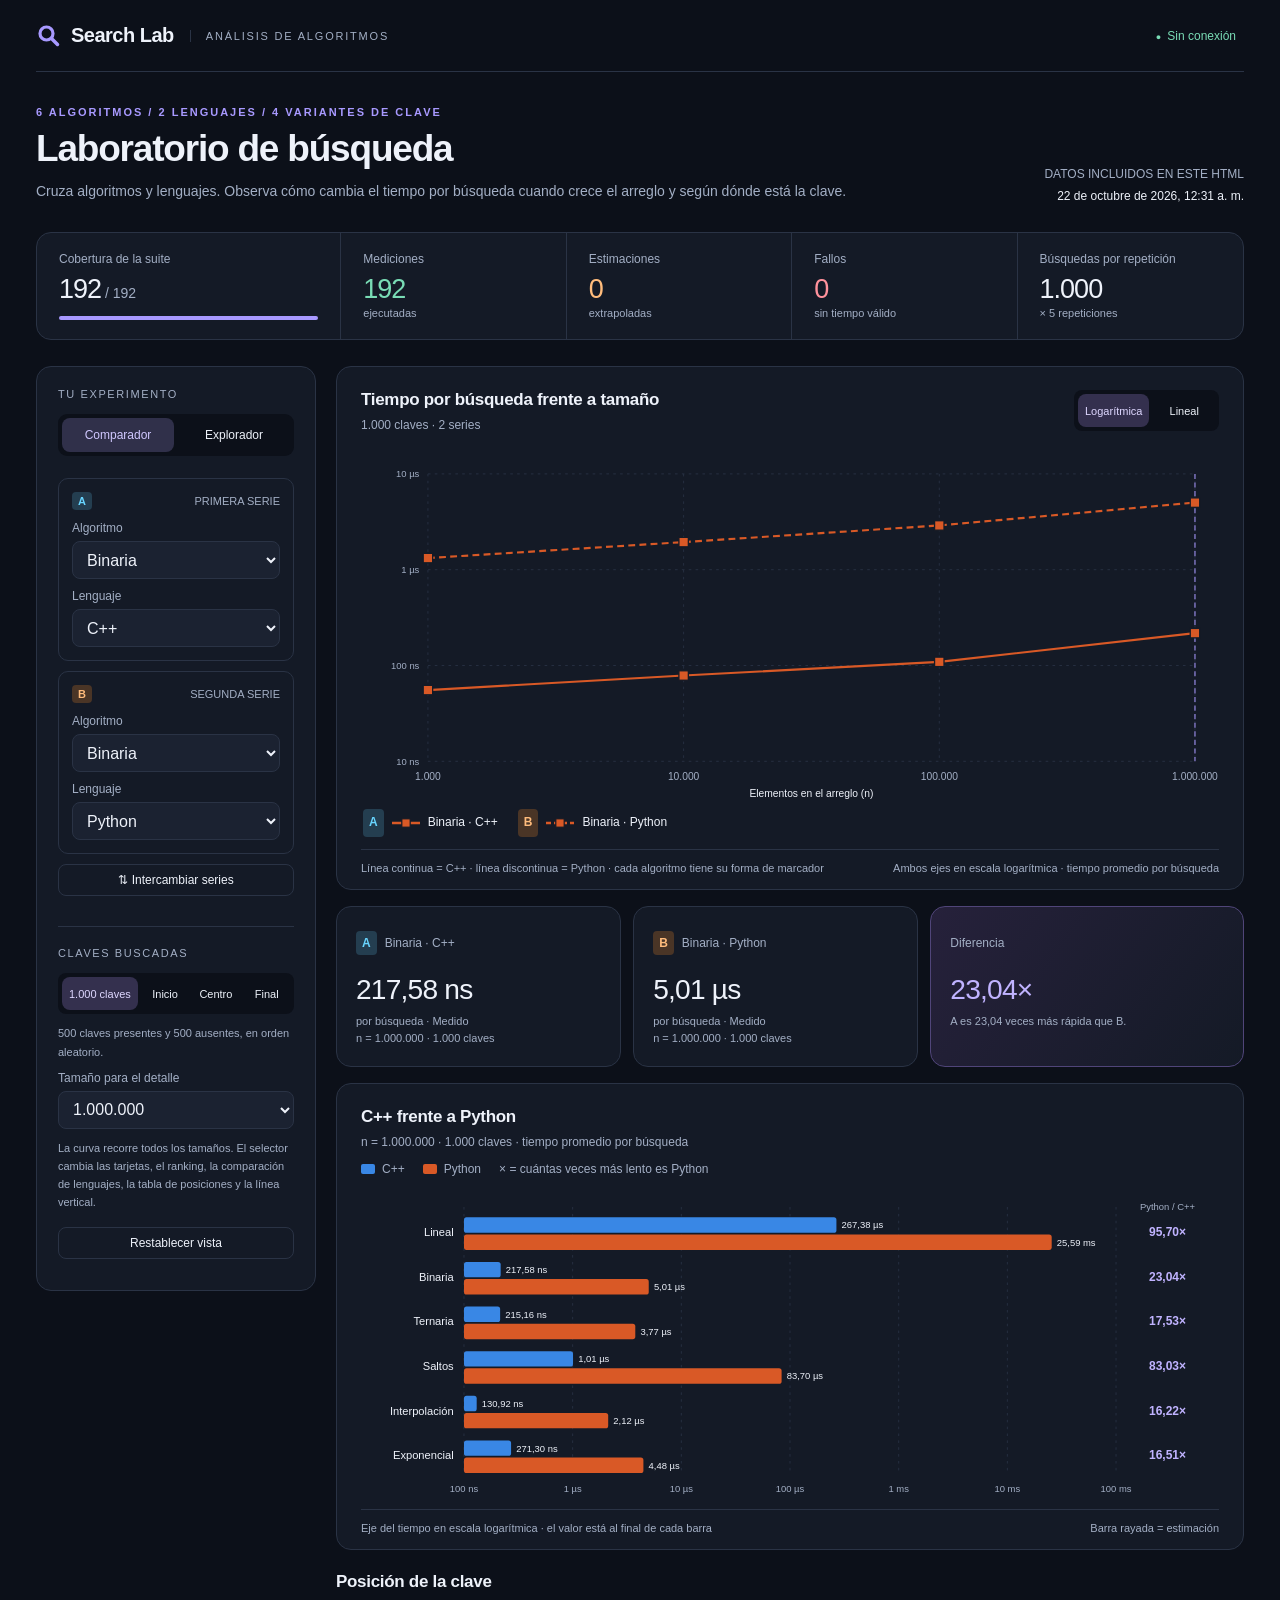
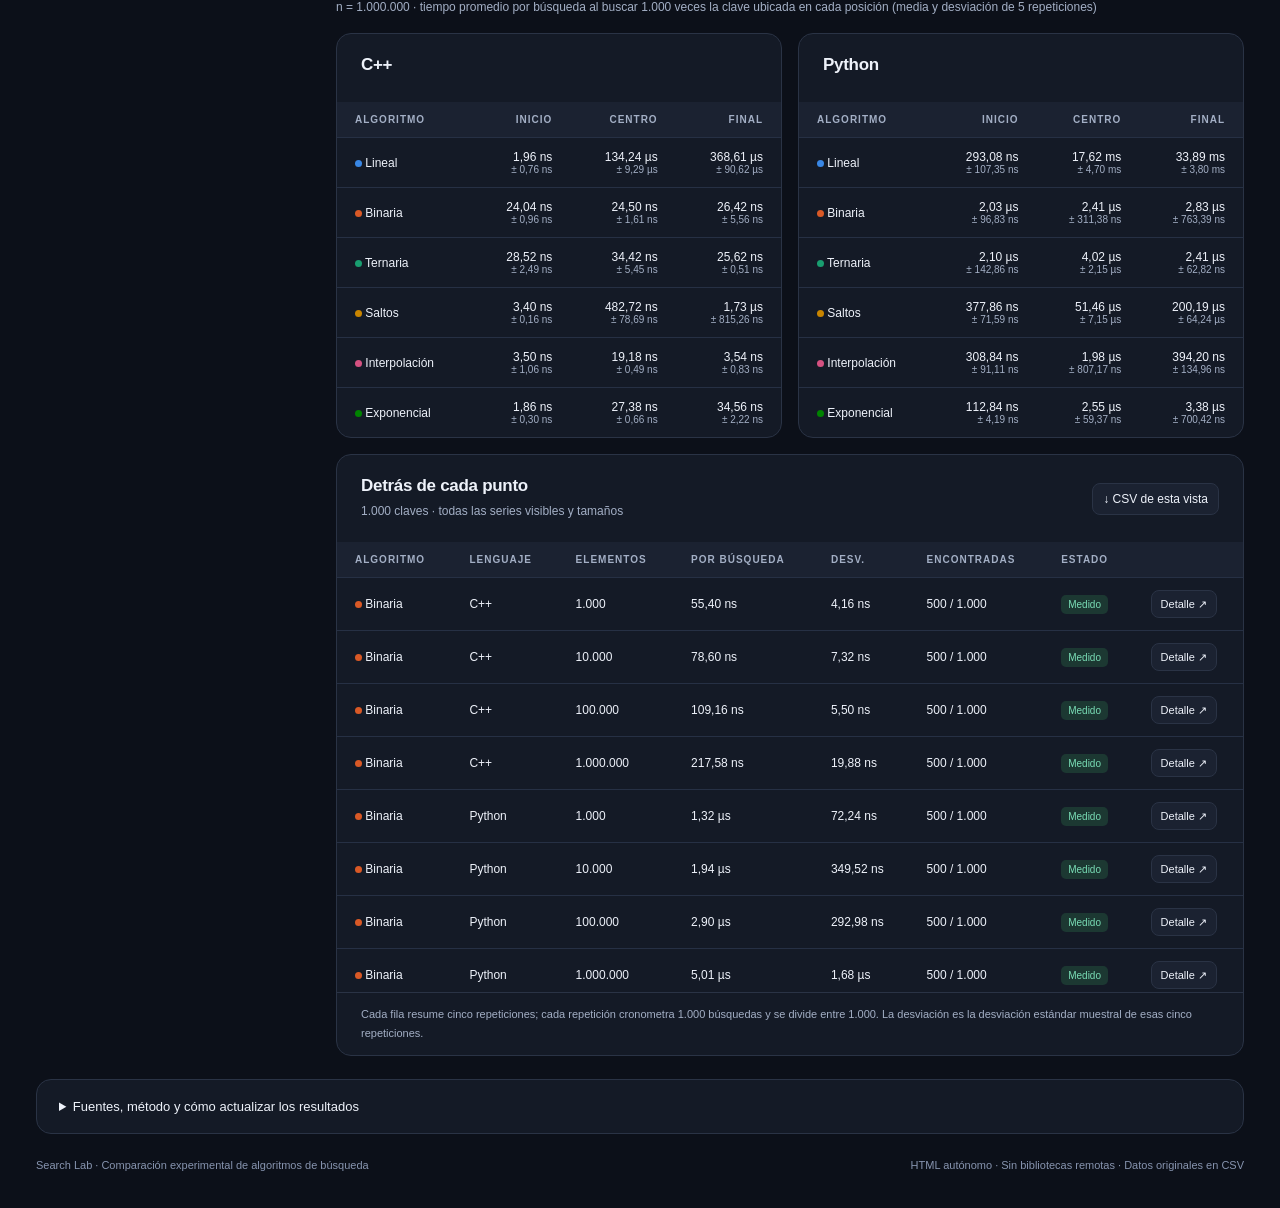
<file: busqueda/index.html>
<!DOCTYPE html>
<html lang="es">
<head>
<meta charset="utf-8">
<meta name="viewport" content="width=device-width,initial-scale=1">
<meta name="color-scheme" content="dark">
<title>Search Lab · Laboratorio de búsqueda</title>
<style>
:root{--bg:#0c1019;--panel:#141a26;--raised:#1b2231;--border:#2a3345;--text:#eef2fa;--muted:#a3afc5;--accent:#a899ff;--blue:#68d5ff;--orange:#ffbc7c;--green:#79dcb5;--red:#ff929c;--radius:15px;font-family:Inter,Segoe UI,Arial,sans-serif;color:var(--text);background:var(--bg)}
*{box-sizing:border-box}body{margin:0}button,select,input{font:inherit}button,select{color:var(--text);background:var(--raised);border:1px solid var(--border);border-radius:8px;min-height:38px}button{padding:8px 13px;cursor:pointer}button:hover{background:#293249}button:disabled{opacity:.5;cursor:default}button:focus-visible,select:focus-visible,input:focus-visible,summary:focus-visible,a:focus-visible{outline:3px solid var(--blue);outline-offset:3px}button.primary{background:var(--accent);color:#171129;border-color:var(--accent);font-weight:650}button.small{font-size:12px;min-height:32px;padding:6px 10px}select{padding:8px 30px 8px 10px;width:100%}label{cursor:pointer}.shell{max-width:1540px;margin:auto;padding:0 36px 34px}.topbar{display:flex;align-items:center;justify-content:space-between;gap:18px;padding:23px 0;border-bottom:1px solid var(--border)}.brand{font-weight:750;letter-spacing:-.5px;font-size:20px;display:flex;align-items:center;gap:10px}.brand svg{color:var(--accent)}.brand small{font-size:11px;letter-spacing:1.8px;color:var(--muted);font-weight:500;border-left:1px solid var(--border);padding-left:15px;margin-left:6px}.actions,.row,.segments,.chart-actions{display:flex;align-items:center;gap:8px;flex-wrap:wrap}.offline{color:var(--green);font-size:12px;margin-right:8px}.offline:before{content:'●';font-size:9px;margin-right:6px}.intro{display:flex;justify-content:space-between;gap:24px;padding:34px 0 25px;align-items:flex-end}.eyebrow{font-size:11px;text-transform:uppercase;letter-spacing:2px;color:var(--accent);font-weight:650}h1{font-size:clamp(25px,3vw,37px);letter-spacing:-1.2px;margin:10px 0 10px;font-weight:650}p{color:var(--muted);line-height:1.6;margin:5px 0}.intro p{font-size:14px}.stamp{font-size:12px;text-align:right;color:var(--muted);line-height:1.8;flex-shrink:0}.stamp strong{color:var(--text);font-weight:500}.coverage{display:grid;grid-template-columns:1.35fr repeat(4,1fr);border:1px solid var(--border);border-radius:var(--radius);background:var(--panel);margin-bottom:26px;overflow:hidden}.metric{padding:19px 22px;border-right:1px solid var(--border)}.metric:last-child{border:0}.metric-label{color:var(--muted);font-size:12px}.metric-value{font-size:27px;margin:8px 0 2px;font-variant-numeric:tabular-nums;letter-spacing:-1px}.metric-value small{font-size:14px;color:var(--muted);letter-spacing:0}.progress{height:4px;background:#30394b;border-radius:5px;margin-top:11px;overflow:hidden}.progress span{display:block;height:100%;background:var(--accent)}.metric-note{color:var(--muted);font-size:11px}.green{color:var(--green)}.orange{color:var(--orange)}.red{color:var(--red)}.workspace{display:grid;grid-template-columns:280px minmax(0,1fr);gap:20px;align-items:start}.panel{background:var(--panel);border:1px solid var(--border);border-radius:var(--radius)}.controls{padding:21px}.section-label{font-size:11px;color:var(--muted);letter-spacing:1.6px;text-transform:uppercase;margin:0 0 14px}.tabs{display:flex;background:var(--bg);padding:4px;border-radius:9px;gap:4px;margin-bottom:22px}.tabs button{flex:1;border:0;background:none;font-size:12px;padding:7px;min-height:34px}.tabs button[aria-selected=true]{background:#30304a;color:#d0c8ff}.series-control{border:1px solid var(--border);border-radius:10px;padding:13px;margin-bottom:10px}.series-heading{display:flex;align-items:center;justify-content:space-between;color:var(--muted);font-size:11px;margin-bottom:11px}.series-tag{background:#243e50;color:var(--blue);border-radius:4px;padding:3px 6px;font-weight:700}.series-tag.b{background:#4a3526;color:var(--orange)}.field{display:block;color:var(--muted);font-size:12px;margin:10px 0 6px}.swap{width:100%;font-size:12px;background:transparent;min-height:30px;margin:0 0 10px}.divider{height:1px;background:var(--border);margin:20px 0}.segments{gap:4px;background:var(--bg);border-radius:8px;padding:4px;flex-wrap:nowrap}.segments button{flex:1;font-size:11px;min-height:33px;padding:6px 7px;background:transparent;border:0;white-space:nowrap}.segments button[aria-pressed=true]{background:#34304e;color:#ded7ff}.check{display:flex;gap:9px;align-items:flex-start;font-size:12px;line-height:1.5;color:var(--muted);margin:15px 0}.check input{accent-color:var(--accent);margin:3px 0 0}.hint{font-size:11px;color:var(--muted);line-height:1.65;margin:10px 0 0}.check-grid label{display:flex;gap:9px;align-items:center;font-size:12px;padding:7px 0}.check-grid input{accent-color:var(--accent)}.main{min-width:0}.chart-panel{padding:23px 24px 15px}.chart-header{display:flex;justify-content:space-between;align-items:flex-start;gap:14px}h2{font-size:17px;font-weight:600;letter-spacing:-.3px;margin:0 0 6px}.subline{font-size:12px;color:var(--muted);line-height:1.6}.chart-actions{justify-content:flex-end}.chart-actions .segments{width:145px}.chart-wrap{position:relative;margin-top:19px}.chart-wrap svg{display:block;width:100%;height:auto;min-height:250px;overflow:visible}.chart-wrap svg text{font-family:Segoe UI,Arial,sans-serif}.legend{display:flex;gap:8px 20px;flex-wrap:wrap;font-size:12px;line-height:1.8;padding:7px 2px 12px;min-height:38px}.legend-item{display:flex;align-items:center;gap:7px}.legend-key{width:20px;border-top:3px solid var(--series-color)}.legend-key.py{border-top-style:dashed}.chart-footer{border-top:1px solid var(--border);padding:12px 0 0;color:var(--muted);font-size:11px;display:flex;justify-content:space-between;gap:8px;flex-wrap:wrap}.tooltip{position:absolute;z-index:3;pointer-events:none;max-width:270px;padding:12px 14px;background:#070b12;border:1px solid #54617c;border-radius:9px;font-size:12px;box-shadow:0 10px 35px #0007;line-height:1.8}.tooltip strong{display:block}.comparison{display:grid;grid-template-columns:1fr 1fr 1.1fr;gap:12px;margin:16px 0}.result-card{padding:18px 19px;min-width:0}.result-card .name{font-size:12px;color:var(--muted);display:flex;align-items:center;gap:8px;line-height:1.5;min-height:36px}.result-time{font-size:clamp(20px,2.2vw,29px);letter-spacing:-.8px;margin:13px 0 7px;font-variant-numeric:tabular-nums;overflow-wrap:anywhere}.status-label{font-size:11px;line-height:1.6;color:var(--muted)}.ratio{border-color:#504579;background:linear-gradient(125deg,#26213b,var(--panel))}.ratio .result-time{color:#c0b3ff}.ranking{margin:16px 0;padding:20px}.rank-row{display:grid;grid-template-columns:190px 1fr 100px;gap:14px;align-items:center;font-size:12px;margin-top:13px}.rank-track{height:9px;border-radius:4px;background:#273044;overflow:hidden}.rank-fill{height:100%;border-radius:4px;background:var(--series-color)}.rank-time{text-align:right;font-variant-numeric:tabular-nums}.table-panel{margin-top:16px;overflow:hidden}.table-header{display:flex;justify-content:space-between;gap:15px;align-items:center;padding:21px 24px}.table-scroll{overflow:auto;max-height:450px}table{border-collapse:collapse;width:100%;white-space:nowrap;font-size:12px}th{position:sticky;top:0;text-align:left;font-size:10px;letter-spacing:1px;text-transform:uppercase;color:var(--muted);background:#1b2231;font-weight:550;padding:12px 18px}td{padding:12px 18px;border-top:1px solid #263044;font-variant-numeric:tabular-nums}tbody tr:hover{background:#1c2535}.badge{padding:4px 7px;font-size:10px;border-radius:5px;display:inline-block;background:#253145;color:var(--muted)}.badge.measured{color:var(--green);background:#1c3832}.badge.estimated{color:var(--orange);background:#3c3024}.badge.failed{color:var(--red);background:#402731}.details-button{min-height:28px;padding:4px 9px;font-size:11px}.footnote{font-size:11px;color:var(--muted);padding:12px 24px;border-top:1px solid var(--border);line-height:1.7}.notes{margin-top:23px;padding:19px 22px}.notes summary{cursor:pointer;font-size:13px}.notes-grid{display:grid;grid-template-columns:1fr 1fr;gap:30px;margin-top:18px}.notes h3{font-size:12px;font-weight:600;margin:12px 0 5px}.notes p,.notes li{font-size:12px;color:var(--muted);line-height:1.75}.notes ul{padding-left:18px}.notes code{color:#d0c8ff;overflow-wrap:anywhere}.source-line{font-size:11px;line-height:1.8;color:var(--muted);margin-top:7px}.notice{margin-bottom:18px;padding:12px 15px;border:1px solid #4d405d;border-radius:9px;color:#d6c6e8;background:#241e31;font-size:12px;line-height:1.7}.notice.error{border-color:#79404a;color:#ffbec5;background:#34202a}.sr-only{position:absolute;width:1px;height:1px;padding:0;margin:-1px;overflow:hidden;clip:rect(0,0,0,0);white-space:nowrap;border:0}[hidden]{display:none!important}dialog{color:var(--text);background:var(--panel);border:1px solid #4f5c78;border-radius:15px;padding:25px;max-width:620px;width:calc(100% - 30px);max-height:85vh;overflow:auto}dialog::backdrop{background:#000b;backdrop-filter:blur(3px)}dialog .close{float:right;margin:-7px -7px 10px 15px}dialog h3{font-size:14px;margin:22px 0 8px}dialog p{font-size:13px}dialog dl{display:grid;grid-template-columns:130px 1fr;gap:9px;font-size:12px;line-height:1.6}dialog dt{color:var(--muted)}dialog dd{margin:0;overflow-wrap:anywhere}.empty-chart{color:var(--muted);font-size:14px}.page-footer{display:flex;justify-content:space-between;color:#8794af;font-size:11px;gap:15px;margin-top:22px;line-height:1.7}.series-dot{width:7px;height:7px;background:var(--series-color);border-radius:50%;display:inline-block;flex-shrink:0}
@media(min-width:1600px){.shell{padding-left:48px;padding-right:48px}}@media(max-width:1050px){.shell{padding-left:20px;padding-right:20px}.workspace{grid-template-columns:245px minmax(0,1fr);gap:14px}.controls{padding:16px}.chart-panel{padding:19px 17px 15px}.chart-header{flex-wrap:wrap}.metric{padding:17px}.comparison{grid-template-columns:1fr 1fr}.ratio{grid-column:1/-1}.rank-row{grid-template-columns:160px 1fr 85px}.brand small{display:none}}@media(max-width:740px){.shell{padding:0 14px 24px}.topbar{padding:17px 0;align-items:flex-start}.brand{font-size:18px}.offline{display:none}.actions{justify-content:flex-end}.actions button{font-size:11px;padding:6px 9px;min-height:33px}.intro{padding:26px 0 20px;display:block}.intro p{font-size:13px}.stamp{text-align:left;margin-top:13px;font-size:11px}.coverage{grid-template-columns:repeat(4,1fr);margin-bottom:16px}.metric:first-child{grid-column:1/-1;border-right:0;border-bottom:1px solid var(--border);padding:13px 16px}.metric:first-child .metric-value{font-size:22px;display:inline-block;margin:0 0 0 10px}.metric:first-child .metric-label{display:inline}.progress{margin-top:8px}.metric{padding:13px 8px}.metric-label{font-size:10px}.metric-value{font-size:23px}.metric-note{font-size:10px}.workspace{display:block}.controls{margin-bottom:15px}.selection-pair{display:grid;grid-template-columns:1fr 1fr;gap:10px}.series-control{margin-bottom:0}.swap{margin:10px 0 0}.controls .divider{margin:16px 0}.controls .field{margin-top:9px}.chart-panel{padding:17px 12px 13px}.chart-wrap svg{min-height:215px}.chart-header{gap:10px}h2{font-size:16px}.chart-actions .segments{width:140px}.chart-footer{font-size:10px}.comparison{gap:9px;margin-top:11px}.result-card{padding:14px 13px}.result-card .name{font-size:11px}.result-time{font-size:23px}.table-header{padding:17px 14px}.table-header button{font-size:11px}td,th{padding:11px 13px}.notes{padding:17px}.notes-grid{display:block}.rank-row{grid-template-columns:125px 1fr 75px;gap:8px;font-size:10px}.page-footer{display:block}.page-footer span{display:block;margin:4px 0}.legend{font-size:11px;gap:5px 12px}.check-grid{display:grid;grid-template-columns:1fr 1fr}.notice{font-size:11px}}@media(prefers-reduced-motion:no-preference){button{transition:background .15s}.rank-fill{transition:width .2s}}@media print{.controls,.actions,.chart-actions,.details-button,.notes,.page-footer,.table-header button{display:none!important}.workspace{display:block}.shell{padding:10px}.panel,.coverage{break-inside:avoid}.table-scroll{max-height:none;overflow:visible}body{-webkit-print-color-adjust:exact;print-color-adjust:exact}.intro{padding-top:15px}.comparison{grid-template-columns:1fr 1fr 1.1fr}.ratio{grid-column:auto}}
.metric-value.plain{color:var(--text)}
.legend-swatch{display:inline-block;width:30px;height:14px;vertical-align:middle}
.pos-grid{display:grid;grid-template-columns:1fr 1fr;gap:16px;margin-top:16px}
.pos-grid .table-panel{margin-top:0}
.pos-grid td.num{text-align:right}
.pos-grid th.num{text-align:right}
.cell-sd{display:block;color:var(--muted);font-size:10px}
.lang-panel{margin-top:16px;padding:23px 24px 15px}
.lang-legend{display:flex;gap:18px;font-size:12px;color:var(--muted);margin-top:10px}
.lang-legend span{display:flex;align-items:center;gap:7px}
.lang-legend i{display:inline-block;width:14px;height:10px;border-radius:2px}
dialog table{font-size:12px;margin-top:8px}
dialog td,dialog th{padding:8px 12px}
@media(max-width:1050px){.pos-grid{grid-template-columns:1fr}}
@media(max-width:740px){.lang-panel{padding:17px 12px 13px}}
</style>
</head>
<body>
<div class="shell">
 <header class="topbar"><div class="brand"><svg width="25" height="25" viewBox="0 0 25 25" fill="none" aria-hidden="true"><circle cx="10.5" cy="10.5" r="6.5" stroke="currentColor" stroke-width="3.2"/><path d="M15.5 15.5L21.5 21.5" stroke="currentColor" stroke-width="3.5" stroke-linecap="round"/></svg>Search Lab <small>ANÁLISIS DE ALGORITMOS</small></div><div class="actions"><span class="offline">Sin conexión</span></div></header>
 <section class="intro"><div><div class="eyebrow">6 algoritmos / 2 lenguajes / 4 variantes de clave</div><h1>Laboratorio de búsqueda</h1><p>Cruza algoritmos y lenguajes. Observa cómo cambia el tiempo por búsqueda cuando crece el arreglo y según dónde está la clave.</p></div><div class="stamp">DATOS INCLUIDOS EN ESTE HTML<br><strong id="snapshotDate"></strong></div></section>
 <div id="message" class="notice" role="status" aria-live="polite" hidden></div>
 <section class="coverage" aria-label="Cobertura de resultados">
  <div class="metric"><div class="metric-label">Cobertura de la suite</div><div class="metric-value"><span id="totalCount">0</span><small> / <span id="expectedCount">192</span></small></div><div class="progress"><span id="coverageBar"></span></div></div>
  <div class="metric"><div class="metric-label">Mediciones</div><div id="measuredCount" class="metric-value green">0</div><div class="metric-note">ejecutadas</div></div>
  <div class="metric"><div class="metric-label">Estimaciones</div><div id="estimatedCount" class="metric-value orange">0</div><div class="metric-note">extrapoladas</div></div>
  <div class="metric"><div class="metric-label">Fallos</div><div id="failedCount" class="metric-value red">0</div><div class="metric-note">sin tiempo válido</div></div>
  <div class="metric"><div class="metric-label">Búsquedas por repetición</div><div class="metric-value plain">1.000</div><div class="metric-note">× 5 repeticiones</div></div>
 </section>
 <main class="workspace">
 <aside class="panel controls" aria-label="Controles de comparación">
  <div class="section-label">Tu experimento</div>
  <div class="tabs" role="tablist" aria-label="Modo de visualización"><button id="compareTab" role="tab" aria-selected="true">Comparador</button><button id="exploreTab" role="tab" aria-selected="false">Explorador</button></div>
  <div id="compareControls">
   <div class="selection-pair">
   <div class="series-control"><div class="series-heading"><span class="series-tag">A</span><span>PRIMERA SERIE</span></div><label class="field" for="algorithmA">Algoritmo</label><select id="algorithmA"></select><label class="field" for="languageA">Lenguaje</label><select id="languageA"><option value="cpp">C++</option><option value="py">Python</option></select></div>
   <div class="series-control"><div class="series-heading"><span class="series-tag b">B</span><span>SEGUNDA SERIE</span></div><label class="field" for="algorithmB">Algoritmo</label><select id="algorithmB"></select><label class="field" for="languageB">Lenguaje</label><select id="languageB"><option value="cpp">C++</option><option value="py">Python</option></select></div>
   </div><button id="swapButton" class="swap">⇅ Intercambiar series</button>
  </div>
  <div id="exploreControls" hidden><p class="hint">Selecciona las curvas que quieres cruzar.</p><div id="algorithmChecks" class="check-grid"></div><div class="divider"></div><div class="check-grid"><label><input type="checkbox" name="exploreLanguage" value="cpp" checked>C++</label><label><input type="checkbox" name="exploreLanguage" value="py" checked>Python</label></div></div>
  <div class="divider"></div><div class="section-label">Claves buscadas</div>
  <div class="segments" id="variantControls" aria-label="Variante de claves"><button data-variant="keys" aria-pressed="true">1.000 claves</button><button data-variant="start" aria-pressed="false">Inicio</button><button data-variant="center" aria-pressed="false">Centro</button><button data-variant="end" aria-pressed="false">Final</button></div>
  <p class="hint" id="variantHint"></p>
  <label class="field" for="detailSize">Tamaño para el detalle</label><select id="detailSize"></select>
  <p class="hint">La curva recorre todos los tamaños. El selector cambia las tarjetas, el ranking, la comparación de lenguajes, la tabla de posiciones y la línea vertical.</p>
  <button id="resetButton" class="swap" style="margin-top:16px">Restablecer vista</button>
 </aside>
 <div class="main">
  <section class="panel chart-panel" aria-labelledby="chartTitle">
   <div class="chart-header"><div><h2 id="chartTitle">Tiempo por búsqueda frente a tamaño</h2><div id="chartSubtitle" class="subline"></div></div><div class="chart-actions"><div class="segments" aria-label="Escala del tiempo"><button id="logScale" aria-pressed="true">Logarítmica</button><button id="linearScale" aria-pressed="false">Lineal</button></div></div></div>
   <div id="chartWrap" class="chart-wrap"><svg id="growthChart" viewBox="0 0 1000 405" role="img" aria-label="Gráfica de tiempo por búsqueda frente al tamaño del arreglo"></svg><div id="tooltip" class="tooltip" role="status" hidden></div></div>
   <div id="legend" class="legend" aria-label="Series mostradas"></div>
   <div class="chart-footer"><span>Línea continua = C++ · línea discontinua = Python · cada algoritmo tiene su forma de marcador</span><span>Ambos ejes en escala logarítmica · tiempo promedio por búsqueda</span></div>
  </section>
  <section id="comparisonCards" class="comparison" aria-label="Comparación para el tamaño seleccionado"></section>
  <section id="rankingPanel" class="panel ranking" hidden><h2 id="rankingTitle">Ranking por tiempo</h2><div class="subline">Las barras representan tiempo en escala lineal.</div><div id="rankingRows"></div></section>
  <section class="panel lang-panel" aria-labelledby="langTitle">
   <h2 id="langTitle">C++ frente a Python</h2><div id="langSubtitle" class="subline"></div>
   <div class="lang-legend"><span><i style="background:#3987E5"></i>C++</span><span><i style="background:#D95926"></i>Python</span><span>× = cuántas veces más lento es Python</span></div>
   <div class="chart-wrap"><svg id="langChart" viewBox="0 0 1000 380" role="img" aria-label="Comparación de C++ y Python por algoritmo"></svg></div>
   <div class="chart-footer"><span>Eje del tiempo en escala logarítmica · el valor está al final de cada barra</span><span>Barra rayada = estimación</span></div>
  </section>
  <section aria-labelledby="posTitle" style="margin-top:22px"><h2 id="posTitle">Posición de la clave</h2><div id="posSubtitle" class="subline"></div>
   <div class="pos-grid" id="positionTables"></div>
  </section>
  <section class="panel table-panel" aria-labelledby="tableTitle"><div class="table-header"><div><h2 id="tableTitle">Detrás de cada punto</h2><div id="tableSubtitle" class="subline"></div></div><button id="csvButton" class="small">↓ CSV de esta vista</button></div><div class="table-scroll"><table><thead><tr><th>Algoritmo</th><th>Lenguaje</th><th>Elementos</th><th>Por búsqueda</th><th>Desv.</th><th>Encontradas</th><th>Estado</th><th><span class="sr-only">Detalle</span></th></tr></thead><tbody id="resultRows"></tbody></table></div><div class="footnote">Cada fila resume cinco repeticiones; cada repetición cronometra 1.000 búsquedas y se divide entre 1.000. La desviación es la desviación estándar muestral de esas cinco repeticiones.</div></section>
 </div>
 </main>
 <details class="panel notes"><summary>Fuentes, método y cómo actualizar los resultados</summary><div class="notes-grid"><div><h3>Qué se está comparando</h3><p>Seis algoritmos de búsqueda (Lineal, Binaria, Ternaria, por Saltos, por Interpolación y Exponencial) implementados igual en C++ y Python, sobre los arreglos ascendentes del Punto 1 (1.000 a 1.000.000 de enteros de 8 dígitos).</p><p><strong>1.000 claves:</strong> 500 presentes y 500 ausentes, en orden aleatorio, generadas una sola vez (<code>keys_&lt;n&gt;.txt</code>). <strong>Inicio, Centro y Final:</strong> la clave del índice 0, n/2 o n − 1 buscada 1.000 veces (<code>position_keys_&lt;n&gt;.txt</code>).</p><h3>Medición</h3><p>Cada repetición corre en un proceso nuevo. Se cronometran las 1.000 búsquedas (<code>steady_clock</code> en C++, <code>perf_counter_ns</code> en Python); la lectura de archivos y la verificación de cada resultado quedan fuera del tiempo. Una razón de tiempos describe estas implementaciones en este equipo; no demuestra un factor fijo entre lenguajes.</p></div><div><h3>Actualizar</h3><p>Desde la carpeta del proyecto: <code>python scripts/runSearchBenchmarks.py --language all</code> y después <code>python scripts/buildSearchDashboard.py</code>. Este HTML es una instantánea de <code>results/search_results_cpp.csv</code> y <code>results/search_results_py.csv</code>.</p><h3>Archivos incluidos</h3><div id="sources"></div><p>El análisis completo está en <code>INFORME_PUNTO_2.md</code>.</p></div></div></details>
 <footer class="page-footer"><span>Search Lab · Comparación experimental de algoritmos de búsqueda</span><span>HTML autónomo · Sin bibliotecas remotas · Datos originales en CSV</span></footer>
</div>
<dialog id="detailDialog" aria-labelledby="detailTitle"><button class="close small" id="closeDialog">Cerrar</button><h2 id="detailTitle"></h2><div id="detailBody"></div></dialog>
<script>
const DATA = {"generated": "2026-10-22T00:31:08+00:00", "algorithms": ["LinearSearch", "BinarySearch", "TernarySearch", "JumpSearch", "InterpolationSearch", "ExponentialSearch"], "variants": ["keys", "start", "center", "end"], "sizes": [1000, 10000, 100000, 1000000], "rows": [{"algorithm": "LinearSearch", "language": "cpp", "variant": "keys", "n": 1000, "average_ns": 202.1, "stdDev_ns": 2.894, "repetitions_ns": [203.3, 206.6, 200.2, 199.5, 200.9], "found": 500, "status": "measured", "method": "five_executions", "error": ""}, {"algorithm": "LinearSearch", "language": "cpp", "variant": "keys", "n": 10000, "average_ns": 1876.64, "stdDev_ns": 85.263, "repetitions_ns": [1839.7, 1828.9, 1810.6, 1882.3, 2021.7], "found": 500, "status": "measured", "method": "five_executions", "error": ""}, {"algorithm": "LinearSearch", "language": "cpp", "variant": "keys", "n": 100000, "average_ns": 21178.74, "stdDev_ns": 1729.49, "repetitions_ns": [18589.1, 23362.4, 21800.9, 20871.3, 21270.0], "found": 500, "status": "measured", "method": "five_executions", "error": ""}, {"algorithm": "LinearSearch", "language": "cpp", "variant": "keys", "n": 1000000, "average_ns": 267380.16, "stdDev_ns": 52999.159, "repetitions_ns": [264832.3, 225573.6, 352708.8, 272978.9, 220807.2], "found": 500, "status": "measured", "method": "five_executions", "error": ""}, {"algorithm": "LinearSearch", "language": "cpp", "variant": "start", "n": 1000, "average_ns": 2.08, "stdDev_ns": 0.572, "repetitions_ns": [2.8, 1.5, 1.5, 2.2, 2.4], "found": 1000, "status": "measured", "method": "five_executions", "error": ""}, {"algorithm": "LinearSearch", "language": "cpp", "variant": "start", "n": 10000, "average_ns": 1.66, "stdDev_ns": 0.358, "repetitions_ns": [1.5, 1.5, 2.3, 1.5, 1.5], "found": 1000, "status": "measured", "method": "five_executions", "error": ""}, {"algorithm": "LinearSearch", "language": "cpp", "variant": "start", "n": 100000, "average_ns": 1.52, "stdDev_ns": 0.11, "repetitions_ns": [1.5, 1.5, 1.5, 1.7, 1.4], "found": 1000, "status": "measured", "method": "five_executions", "error": ""}, {"algorithm": "LinearSearch", "language": "cpp", "variant": "start", "n": 1000000, "average_ns": 1.96, "stdDev_ns": 0.757, "repetitions_ns": [1.5, 1.8, 1.6, 1.6, 3.3], "found": 1000, "status": "measured", "method": "five_executions", "error": ""}, {"algorithm": "LinearSearch", "language": "cpp", "variant": "center", "n": 1000, "average_ns": 147.5, "stdDev_ns": 6.048, "repetitions_ns": [147.7, 142.9, 157.6, 142.8, 146.5], "found": 1000, "status": "measured", "method": "five_executions", "error": ""}, {"algorithm": "LinearSearch", "language": "cpp", "variant": "center", "n": 10000, "average_ns": 1337.52, "stdDev_ns": 56.383, "repetitions_ns": [1336.7, 1342.2, 1418.1, 1331.6, 1259.0], "found": 1000, "status": "measured", "method": "five_executions", "error": ""}, {"algorithm": "LinearSearch", "language": "cpp", "variant": "center", "n": 100000, "average_ns": 12990.22, "stdDev_ns": 751.423, "repetitions_ns": [13103.3, 13355.2, 12375.1, 12130.1, 13987.4], "found": 1000, "status": "measured", "method": "five_executions", "error": ""}, {"algorithm": "LinearSearch", "language": "cpp", "variant": "center", "n": 1000000, "average_ns": 134239.84, "stdDev_ns": 9293.225, "repetitions_ns": [149262.3, 132732.2, 126015.9, 135829.9, 127358.9], "found": 1000, "status": "measured", "method": "five_executions", "error": ""}, {"algorithm": "LinearSearch", "language": "cpp", "variant": "end", "n": 1000, "average_ns": 271.18, "stdDev_ns": 9.59, "repetitions_ns": [281.2, 276.6, 261.4, 260.4, 276.3], "found": 1000, "status": "measured", "method": "five_executions", "error": ""}, {"algorithm": "LinearSearch", "language": "cpp", "variant": "end", "n": 10000, "average_ns": 2557.42, "stdDev_ns": 280.631, "repetitions_ns": [3058.7, 2419.4, 2441.6, 2451.8, 2415.6], "found": 1000, "status": "measured", "method": "five_executions", "error": ""}, {"algorithm": "LinearSearch", "language": "cpp", "variant": "end", "n": 100000, "average_ns": 32688.36, "stdDev_ns": 14430.677, "repetitions_ns": [27588.0, 58392.3, 27593.0, 25102.2, 24766.3], "found": 1000, "status": "measured", "method": "five_executions", "error": ""}, {"algorithm": "LinearSearch", "language": "cpp", "variant": "end", "n": 1000000, "average_ns": 368608.48, "stdDev_ns": 90617.883, "repetitions_ns": [300594.8, 322200.8, 510007.0, 408549.5, 301690.3], "found": 1000, "status": "measured", "method": "five_executions", "error": ""}, {"algorithm": "BinarySearch", "language": "cpp", "variant": "keys", "n": 1000, "average_ns": 55.4, "stdDev_ns": 4.158, "repetitions_ns": [52.4, 52.4, 60.2, 52.3, 59.7], "found": 500, "status": "measured", "method": "five_executions", "error": ""}, {"algorithm": "BinarySearch", "language": "cpp", "variant": "keys", "n": 10000, "average_ns": 78.6, "stdDev_ns": 7.321, "repetitions_ns": [72.9, 72.7, 75.3, 82.5, 89.6], "found": 500, "status": "measured", "method": "five_executions", "error": ""}, {"algorithm": "BinarySearch", "language": "cpp", "variant": "keys", "n": 100000, "average_ns": 109.16, "stdDev_ns": 5.499, "repetitions_ns": [115.0, 115.3, 105.9, 105.3, 104.3], "found": 500, "status": "measured", "method": "five_executions", "error": ""}, {"algorithm": "BinarySearch", "language": "cpp", "variant": "keys", "n": 1000000, "average_ns": 217.58, "stdDev_ns": 19.883, "repetitions_ns": [239.5, 215.9, 204.6, 192.7, 235.2], "found": 500, "status": "measured", "method": "five_executions", "error": ""}, {"algorithm": "BinarySearch", "language": "cpp", "variant": "start", "n": 1000, "average_ns": 14.44, "stdDev_ns": 1.742, "repetitions_ns": [12.4, 14.7, 16.2, 16.0, 12.9], "found": 1000, "status": "measured", "method": "five_executions", "error": ""}, {"algorithm": "BinarySearch", "language": "cpp", "variant": "start", "n": 10000, "average_ns": 19.74, "stdDev_ns": 0.055, "repetitions_ns": [19.8, 19.7, 19.7, 19.8, 19.7], "found": 1000, "status": "measured", "method": "five_executions", "error": ""}, {"algorithm": "BinarySearch", "language": "cpp", "variant": "start", "n": 100000, "average_ns": 25.22, "stdDev_ns": 2.686, "repetitions_ns": [26.8, 23.5, 23.6, 23.0, 29.2], "found": 1000, "status": "measured", "method": "five_executions", "error": ""}, {"algorithm": "BinarySearch", "language": "cpp", "variant": "start", "n": 1000000, "average_ns": 24.04, "stdDev_ns": 0.961, "repetitions_ns": [25.7, 23.8, 23.2, 23.7, 23.8], "found": 1000, "status": "measured", "method": "five_executions", "error": ""}, {"algorithm": "BinarySearch", "language": "cpp", "variant": "center", "n": 1000, "average_ns": 10.76, "stdDev_ns": 0.921, "repetitions_ns": [11.5, 12.0, 10.1, 10.1, 10.1], "found": 1000, "status": "measured", "method": "five_executions", "error": ""}, {"algorithm": "BinarySearch", "language": "cpp", "variant": "center", "n": 10000, "average_ns": 19.1, "stdDev_ns": 2.389, "repetitions_ns": [17.1, 21.4, 17.5, 22.0, 17.5], "found": 1000, "status": "measured", "method": "five_executions", "error": ""}, {"algorithm": "BinarySearch", "language": "cpp", "variant": "center", "n": 100000, "average_ns": 22.38, "stdDev_ns": 1.055, "repetitions_ns": [22.5, 22.1, 21.9, 24.1, 21.3], "found": 1000, "status": "measured", "method": "five_executions", "error": ""}, {"algorithm": "BinarySearch", "language": "cpp", "variant": "center", "n": 1000000, "average_ns": 24.5, "stdDev_ns": 1.605, "repetitions_ns": [24.9, 23.7, 23.0, 27.1, 23.8], "found": 1000, "status": "measured", "method": "five_executions", "error": ""}, {"algorithm": "BinarySearch", "language": "cpp", "variant": "end", "n": 1000, "average_ns": 9.96, "stdDev_ns": 0.134, "repetitions_ns": [9.9, 9.9, 9.8, 10.1, 10.1], "found": 1000, "status": "measured", "method": "five_executions", "error": ""}, {"algorithm": "BinarySearch", "language": "cpp", "variant": "end", "n": 10000, "average_ns": 15.28, "stdDev_ns": 0.217, "repetitions_ns": [14.9, 15.4, 15.4, 15.3, 15.4], "found": 1000, "status": "measured", "method": "five_executions", "error": ""}, {"algorithm": "BinarySearch", "language": "cpp", "variant": "end", "n": 100000, "average_ns": 22.62, "stdDev_ns": 5.641, "repetitions_ns": [19.9, 32.7, 19.8, 20.4, 20.3], "found": 1000, "status": "measured", "method": "five_executions", "error": ""}, {"algorithm": "BinarySearch", "language": "cpp", "variant": "end", "n": 1000000, "average_ns": 26.42, "stdDev_ns": 5.562, "repetitions_ns": [22.9, 32.5, 22.3, 21.9, 32.5], "found": 1000, "status": "measured", "method": "five_executions", "error": ""}, {"algorithm": "TernarySearch", "language": "cpp", "variant": "keys", "n": 1000, "average_ns": 55.74, "stdDev_ns": 2.682, "repetitions_ns": [52.4, 54.9, 54.7, 57.3, 59.4], "found": 500, "status": "measured", "method": "five_executions", "error": ""}, {"algorithm": "TernarySearch", "language": "cpp", "variant": "keys", "n": 10000, "average_ns": 78.54, "stdDev_ns": 0.921, "repetitions_ns": [80.0, 78.0, 77.8, 78.9, 78.0], "found": 500, "status": "measured", "method": "five_executions", "error": ""}, {"algorithm": "TernarySearch", "language": "cpp", "variant": "keys", "n": 100000, "average_ns": 105.42, "stdDev_ns": 2.498, "repetitions_ns": [105.9, 105.2, 105.0, 109.0, 102.0], "found": 500, "status": "measured", "method": "five_executions", "error": ""}, {"algorithm": "TernarySearch", "language": "cpp", "variant": "keys", "n": 1000000, "average_ns": 215.16, "stdDev_ns": 41.69, "repetitions_ns": [193.6, 261.1, 177.7, 259.7, 183.7], "found": 500, "status": "measured", "method": "five_executions", "error": ""}, {"algorithm": "TernarySearch", "language": "cpp", "variant": "start", "n": 1000, "average_ns": 10.78, "stdDev_ns": 0.13, "repetitions_ns": [10.6, 10.8, 10.7, 10.9, 10.9], "found": 1000, "status": "measured", "method": "five_executions", "error": ""}, {"algorithm": "TernarySearch", "language": "cpp", "variant": "start", "n": 10000, "average_ns": 18.48, "stdDev_ns": 1.722, "repetitions_ns": [20.1, 17.0, 17.3, 20.6, 17.4], "found": 1000, "status": "measured", "method": "five_executions", "error": ""}, {"algorithm": "TernarySearch", "language": "cpp", "variant": "start", "n": 100000, "average_ns": 24.46, "stdDev_ns": 2.001, "repetitions_ns": [23.0, 26.7, 23.1, 22.9, 26.6], "found": 1000, "status": "measured", "method": "five_executions", "error": ""}, {"algorithm": "TernarySearch", "language": "cpp", "variant": "start", "n": 1000000, "average_ns": 28.52, "stdDev_ns": 2.487, "repetitions_ns": [28.6, 27.5, 32.7, 27.6, 26.2], "found": 1000, "status": "measured", "method": "five_executions", "error": ""}, {"algorithm": "TernarySearch", "language": "cpp", "variant": "center", "n": 1000, "average_ns": 14.44, "stdDev_ns": 1.242, "repetitions_ns": [15.8, 13.5, 15.8, 13.5, 13.6], "found": 1000, "status": "measured", "method": "five_executions", "error": ""}, {"algorithm": "TernarySearch", "language": "cpp", "variant": "center", "n": 10000, "average_ns": 19.44, "stdDev_ns": 0.089, "repetitions_ns": [19.4, 19.4, 19.4, 19.6, 19.4], "found": 1000, "status": "measured", "method": "five_executions", "error": ""}, {"algorithm": "TernarySearch", "language": "cpp", "variant": "center", "n": 100000, "average_ns": 28.92, "stdDev_ns": 3.293, "repetitions_ns": [25.3, 26.1, 30.3, 33.4, 29.5], "found": 1000, "status": "measured", "method": "five_executions", "error": ""}, {"algorithm": "TernarySearch", "language": "cpp", "variant": "center", "n": 1000000, "average_ns": 34.42, "stdDev_ns": 5.446, "repetitions_ns": [33.3, 43.8, 32.0, 33.3, 29.7], "found": 1000, "status": "measured", "method": "five_executions", "error": ""}, {"algorithm": "TernarySearch", "language": "cpp", "variant": "end", "n": 1000, "average_ns": 11.12, "stdDev_ns": 0.11, "repetitions_ns": [11.3, 11.1, 11.1, 11.0, 11.1], "found": 1000, "status": "measured", "method": "five_executions", "error": ""}, {"algorithm": "TernarySearch", "language": "cpp", "variant": "end", "n": 10000, "average_ns": 18.5, "stdDev_ns": 3.634, "repetitions_ns": [25.0, 16.9, 16.9, 16.8, 16.9], "found": 1000, "status": "measured", "method": "five_executions", "error": ""}, {"algorithm": "TernarySearch", "language": "cpp", "variant": "end", "n": 100000, "average_ns": 22.72, "stdDev_ns": 1.857, "repetitions_ns": [21.7, 22.4, 21.8, 26.0, 21.7], "found": 1000, "status": "measured", "method": "five_executions", "error": ""}, {"algorithm": "TernarySearch", "language": "cpp", "variant": "end", "n": 1000000, "average_ns": 25.62, "stdDev_ns": 0.512, "repetitions_ns": [25.4, 26.5, 25.2, 25.4, 25.6], "found": 1000, "status": "measured", "method": "five_executions", "error": ""}, {"algorithm": "JumpSearch", "language": "cpp", "variant": "keys", "n": 1000, "average_ns": 50.32, "stdDev_ns": 4.128, "repetitions_ns": [48.7, 48.4, 57.7, 48.5, 48.3], "found": 500, "status": "measured", "method": "five_executions", "error": ""}, {"algorithm": "JumpSearch", "language": "cpp", "variant": "keys", "n": 10000, "average_ns": 92.6, "stdDev_ns": 9.817, "repetitions_ns": [94.7, 84.8, 86.2, 108.8, 88.5], "found": 500, "status": "measured", "method": "five_executions", "error": ""}, {"algorithm": "JumpSearch", "language": "cpp", "variant": "keys", "n": 100000, "average_ns": 257.6, "stdDev_ns": 93.591, "repetitions_ns": [216.5, 216.1, 220.2, 210.3, 424.9], "found": 500, "status": "measured", "method": "five_executions", "error": ""}, {"algorithm": "JumpSearch", "language": "cpp", "variant": "keys", "n": 1000000, "average_ns": 1008.12, "stdDev_ns": 415.054, "repetitions_ns": [641.9, 1507.2, 701.8, 1408.7, 781.0], "found": 500, "status": "measured", "method": "five_executions", "error": ""}, {"algorithm": "JumpSearch", "language": "cpp", "variant": "start", "n": 1000, "average_ns": 3.62, "stdDev_ns": 1.108, "repetitions_ns": [5.6, 3.1, 3.1, 3.2, 3.1], "found": 1000, "status": "measured", "method": "five_executions", "error": ""}, {"algorithm": "JumpSearch", "language": "cpp", "variant": "start", "n": 10000, "average_ns": 3.22, "stdDev_ns": 0.13, "repetitions_ns": [3.1, 3.1, 3.3, 3.2, 3.4], "found": 1000, "status": "measured", "method": "five_executions", "error": ""}, {"algorithm": "JumpSearch", "language": "cpp", "variant": "start", "n": 100000, "average_ns": 3.74, "stdDev_ns": 0.888, "repetitions_ns": [3.4, 5.3, 3.2, 3.2, 3.6], "found": 1000, "status": "measured", "method": "five_executions", "error": ""}, {"algorithm": "JumpSearch", "language": "cpp", "variant": "start", "n": 1000000, "average_ns": 3.4, "stdDev_ns": 0.158, "repetitions_ns": [3.3, 3.5, 3.6, 3.4, 3.2], "found": 1000, "status": "measured", "method": "five_executions", "error": ""}, {"algorithm": "JumpSearch", "language": "cpp", "variant": "center", "n": 1000, "average_ns": 24.96, "stdDev_ns": 0.152, "repetitions_ns": [24.9, 25.2, 25.0, 24.8, 24.9], "found": 1000, "status": "measured", "method": "five_executions", "error": ""}, {"algorithm": "JumpSearch", "language": "cpp", "variant": "center", "n": 10000, "average_ns": 58.9, "stdDev_ns": 0.675, "repetitions_ns": [58.7, 59.3, 59.3, 59.4, 57.8], "found": 1000, "status": "measured", "method": "five_executions", "error": ""}, {"algorithm": "JumpSearch", "language": "cpp", "variant": "center", "n": 100000, "average_ns": 190.02, "stdDev_ns": 37.413, "repetitions_ns": [172.0, 174.7, 174.7, 256.9, 171.8], "found": 1000, "status": "measured", "method": "five_executions", "error": ""}, {"algorithm": "JumpSearch", "language": "cpp", "variant": "center", "n": 1000000, "average_ns": 482.72, "stdDev_ns": 78.69, "repetitions_ns": [623.0, 438.3, 445.5, 450.9, 455.9], "found": 1000, "status": "measured", "method": "five_executions", "error": ""}, {"algorithm": "JumpSearch", "language": "cpp", "variant": "end", "n": 1000, "average_ns": 48.94, "stdDev_ns": 9.486, "repetitions_ns": [48.0, 37.0, 48.0, 48.1, 63.6], "found": 1000, "status": "measured", "method": "five_executions", "error": ""}, {"algorithm": "JumpSearch", "language": "cpp", "variant": "end", "n": 10000, "average_ns": 157.1, "stdDev_ns": 25.854, "repetitions_ns": [147.6, 143.5, 143.5, 147.7, 203.2], "found": 1000, "status": "measured", "method": "five_executions", "error": ""}, {"algorithm": "JumpSearch", "language": "cpp", "variant": "end", "n": 100000, "average_ns": 424.66, "stdDev_ns": 15.37, "repetitions_ns": [426.2, 425.5, 411.4, 411.3, 448.9], "found": 1000, "status": "measured", "method": "five_executions", "error": ""}, {"algorithm": "JumpSearch", "language": "cpp", "variant": "end", "n": 1000000, "average_ns": 1728.66, "stdDev_ns": 815.261, "repetitions_ns": [1326.3, 1593.8, 3166.0, 1339.7, 1217.5], "found": 1000, "status": "measured", "method": "five_executions", "error": ""}, {"algorithm": "InterpolationSearch", "language": "cpp", "variant": "keys", "n": 1000, "average_ns": 39.86, "stdDev_ns": 6.694, "repetitions_ns": [36.5, 37.7, 36.4, 36.9, 51.8], "found": 500, "status": "measured", "method": "five_executions", "error": ""}, {"algorithm": "InterpolationSearch", "language": "cpp", "variant": "keys", "n": 10000, "average_ns": 45.2, "stdDev_ns": 0.689, "repetitions_ns": [44.7, 45.8, 45.1, 46.0, 44.4], "found": 500, "status": "measured", "method": "five_executions", "error": ""}, {"algorithm": "InterpolationSearch", "language": "cpp", "variant": "keys", "n": 100000, "average_ns": 49.26, "stdDev_ns": 2.382, "repetitions_ns": [53.4, 48.3, 49.1, 47.9, 47.6], "found": 500, "status": "measured", "method": "five_executions", "error": ""}, {"algorithm": "InterpolationSearch", "language": "cpp", "variant": "keys", "n": 1000000, "average_ns": 130.92, "stdDev_ns": 11.179, "repetitions_ns": [146.9, 117.2, 136.2, 127.1, 127.2], "found": 500, "status": "measured", "method": "five_executions", "error": ""}, {"algorithm": "InterpolationSearch", "language": "cpp", "variant": "start", "n": 1000, "average_ns": 3.3, "stdDev_ns": 0.728, "repetitions_ns": [3.0, 3.0, 3.0, 2.9, 4.6], "found": 1000, "status": "measured", "method": "five_executions", "error": ""}, {"algorithm": "InterpolationSearch", "language": "cpp", "variant": "start", "n": 10000, "average_ns": 3.08, "stdDev_ns": 0.13, "repetitions_ns": [3.0, 3.0, 3.0, 3.3, 3.1], "found": 1000, "status": "measured", "method": "five_executions", "error": ""}, {"algorithm": "InterpolationSearch", "language": "cpp", "variant": "start", "n": 100000, "average_ns": 3.84, "stdDev_ns": 0.958, "repetitions_ns": [5.2, 4.5, 3.1, 3.1, 3.3], "found": 1000, "status": "measured", "method": "five_executions", "error": ""}, {"algorithm": "InterpolationSearch", "language": "cpp", "variant": "start", "n": 1000000, "average_ns": 3.5, "stdDev_ns": 1.063, "repetitions_ns": [3.1, 5.4, 3.0, 3.0, 3.0], "found": 1000, "status": "measured", "method": "five_executions", "error": ""}, {"algorithm": "InterpolationSearch", "language": "cpp", "variant": "center", "n": 1000, "average_ns": 16.06, "stdDev_ns": 1.868, "repetitions_ns": [15.2, 15.3, 15.2, 19.4, 15.2], "found": 1000, "status": "measured", "method": "five_executions", "error": ""}, {"algorithm": "InterpolationSearch", "language": "cpp", "variant": "center", "n": 10000, "average_ns": 11.3, "stdDev_ns": 0.886, "repetitions_ns": [10.7, 10.9, 11.4, 10.7, 12.8], "found": 1000, "status": "measured", "method": "five_executions", "error": ""}, {"algorithm": "InterpolationSearch", "language": "cpp", "variant": "center", "n": 100000, "average_ns": 17.02, "stdDev_ns": 2.799, "repetitions_ns": [15.3, 22.0, 15.8, 16.1, 15.9], "found": 1000, "status": "measured", "method": "five_executions", "error": ""}, {"algorithm": "InterpolationSearch", "language": "cpp", "variant": "center", "n": 1000000, "average_ns": 19.18, "stdDev_ns": 0.492, "repetitions_ns": [19.8, 19.6, 18.7, 18.8, 19.0], "found": 1000, "status": "measured", "method": "five_executions", "error": ""}, {"algorithm": "InterpolationSearch", "language": "cpp", "variant": "end", "n": 1000, "average_ns": 2.9, "stdDev_ns": 0.071, "repetitions_ns": [2.9, 2.8, 2.9, 3.0, 2.9], "found": 1000, "status": "measured", "method": "five_executions", "error": ""}, {"algorithm": "InterpolationSearch", "language": "cpp", "variant": "end", "n": 10000, "average_ns": 3.48, "stdDev_ns": 0.907, "repetitions_ns": [3.0, 5.1, 3.1, 3.1, 3.1], "found": 1000, "status": "measured", "method": "five_executions", "error": ""}, {"algorithm": "InterpolationSearch", "language": "cpp", "variant": "end", "n": 100000, "average_ns": 4.06, "stdDev_ns": 1.232, "repetitions_ns": [3.1, 5.2, 5.6, 3.2, 3.2], "found": 1000, "status": "measured", "method": "five_executions", "error": ""}, {"algorithm": "InterpolationSearch", "language": "cpp", "variant": "end", "n": 1000000, "average_ns": 3.54, "stdDev_ns": 0.826, "repetitions_ns": [3.3, 3.3, 3.0, 3.1, 5.0], "found": 1000, "status": "measured", "method": "five_executions", "error": ""}, {"algorithm": "ExponentialSearch", "language": "cpp", "variant": "keys", "n": 1000, "average_ns": 61.96, "stdDev_ns": 4.817, "repetitions_ns": [66.0, 59.0, 58.2, 58.3, 68.3], "found": 500, "status": "measured", "method": "five_executions", "error": ""}, {"algorithm": "ExponentialSearch", "language": "cpp", "variant": "keys", "n": 10000, "average_ns": 83.54, "stdDev_ns": 4.532, "repetitions_ns": [81.2, 80.9, 82.1, 81.9, 91.6], "found": 500, "status": "measured", "method": "five_executions", "error": ""}, {"algorithm": "ExponentialSearch", "language": "cpp", "variant": "keys", "n": 100000, "average_ns": 126.88, "stdDev_ns": 8.32, "repetitions_ns": [118.6, 121.8, 125.3, 140.2, 128.5], "found": 500, "status": "measured", "method": "five_executions", "error": ""}, {"algorithm": "ExponentialSearch", "language": "cpp", "variant": "keys", "n": 1000000, "average_ns": 271.3, "stdDev_ns": 31.543, "repetitions_ns": [272.3, 238.1, 258.0, 322.9, 265.2], "found": 500, "status": "measured", "method": "five_executions", "error": ""}, {"algorithm": "ExponentialSearch", "language": "cpp", "variant": "start", "n": 1000, "average_ns": 2.24, "stdDev_ns": 0.508, "repetitions_ns": [1.7, 1.7, 2.4, 2.7, 2.7], "found": 1000, "status": "measured", "method": "five_executions", "error": ""}, {"algorithm": "ExponentialSearch", "language": "cpp", "variant": "start", "n": 10000, "average_ns": 1.98, "stdDev_ns": 0.46, "repetitions_ns": [1.8, 1.8, 1.7, 2.8, 1.8], "found": 1000, "status": "measured", "method": "five_executions", "error": ""}, {"algorithm": "ExponentialSearch", "language": "cpp", "variant": "start", "n": 100000, "average_ns": 1.76, "stdDev_ns": 0.055, "repetitions_ns": [1.7, 1.8, 1.8, 1.8, 1.7], "found": 1000, "status": "measured", "method": "five_executions", "error": ""}, {"algorithm": "ExponentialSearch", "language": "cpp", "variant": "start", "n": 1000000, "average_ns": 1.86, "stdDev_ns": 0.297, "repetitions_ns": [1.9, 2.3, 1.7, 1.9, 1.5], "found": 1000, "status": "measured", "method": "five_executions", "error": ""}, {"algorithm": "ExponentialSearch", "language": "cpp", "variant": "center", "n": 1000, "average_ns": 11.0, "stdDev_ns": 1.985, "repetitions_ns": [13.5, 9.2, 12.7, 10.3, 9.3], "found": 1000, "status": "measured", "method": "five_executions", "error": ""}, {"algorithm": "ExponentialSearch", "language": "cpp", "variant": "center", "n": 10000, "average_ns": 18.94, "stdDev_ns": 0.27, "repetitions_ns": [18.6, 18.7, 19.1, 19.2, 19.1], "found": 1000, "status": "measured", "method": "five_executions", "error": ""}, {"algorithm": "ExponentialSearch", "language": "cpp", "variant": "center", "n": 100000, "average_ns": 20.2, "stdDev_ns": 0.374, "repetitions_ns": [20.7, 19.9, 20.0, 19.9, 20.5], "found": 1000, "status": "measured", "method": "five_executions", "error": ""}, {"algorithm": "ExponentialSearch", "language": "cpp", "variant": "center", "n": 1000000, "average_ns": 27.38, "stdDev_ns": 0.657, "repetitions_ns": [28.4, 26.7, 27.6, 27.0, 27.2], "found": 1000, "status": "measured", "method": "five_executions", "error": ""}, {"algorithm": "ExponentialSearch", "language": "cpp", "variant": "end", "n": 1000, "average_ns": 12.72, "stdDev_ns": 0.164, "repetitions_ns": [12.6, 12.6, 12.6, 12.9, 12.9], "found": 1000, "status": "measured", "method": "five_executions", "error": ""}, {"algorithm": "ExponentialSearch", "language": "cpp", "variant": "end", "n": 10000, "average_ns": 16.98, "stdDev_ns": 0.217, "repetitions_ns": [16.6, 17.1, 17.1, 17.0, 17.1], "found": 1000, "status": "measured", "method": "five_executions", "error": ""}, {"algorithm": "ExponentialSearch", "language": "cpp", "variant": "end", "n": 100000, "average_ns": 32.76, "stdDev_ns": 10.227, "repetitions_ns": [26.5, 26.6, 50.8, 30.0, 29.9], "found": 1000, "status": "measured", "method": "five_executions", "error": ""}, {"algorithm": "ExponentialSearch", "language": "cpp", "variant": "end", "n": 1000000, "average_ns": 34.56, "stdDev_ns": 2.217, "repetitions_ns": [36.0, 34.8, 32.7, 37.3, 32.0], "found": 1000, "status": "measured", "method": "five_executions", "error": ""}, {"algorithm": "LinearSearch", "language": "py", "variant": "keys", "n": 1000, "average_ns": 19407.94, "stdDev_ns": 596.29, "repetitions_ns": [19374.7, 19631.8, 18393.5, 19783.8, 19855.9], "found": 500, "status": "measured", "method": "five_executions", "error": ""}, {"algorithm": "LinearSearch", "language": "py", "variant": "keys", "n": 10000, "average_ns": 251387.28, "stdDev_ns": 23083.852, "repetitions_ns": [277859.5, 232904.7, 261885.6, 262242.5, 222044.1], "found": 500, "status": "measured", "method": "five_executions", "error": ""}, {"algorithm": "LinearSearch", "language": "py", "variant": "keys", "n": 100000, "average_ns": 2685524.02, "stdDev_ns": 226287.439, "repetitions_ns": [2612431.7, 3081322.5, 2560244.2, 2524998.7, 2648623.0], "found": 500, "status": "measured", "method": "five_executions", "error": ""}, {"algorithm": "LinearSearch", "language": "py", "variant": "keys", "n": 1000000, "average_ns": 25587413.08, "stdDev_ns": 2149686.443, "repetitions_ns": [25249902.3, 28470840.9, 25932471.1, 22445074.9, 25838776.2], "found": 500, "status": "measured", "method": "five_executions", "error": ""}, {"algorithm": "LinearSearch", "language": "py", "variant": "start", "n": 1000, "average_ns": 193.42, "stdDev_ns": 6.675, "repetitions_ns": [183.0, 190.8, 199.5, 197.8, 196.0], "found": 1000, "status": "measured", "method": "five_executions", "error": ""}, {"algorithm": "LinearSearch", "language": "py", "variant": "start", "n": 10000, "average_ns": 231.86, "stdDev_ns": 86.552, "repetitions_ns": [179.1, 205.5, 186.2, 385.4, 203.1], "found": 1000, "status": "measured", "method": "five_executions", "error": ""}, {"algorithm": "LinearSearch", "language": "py", "variant": "start", "n": 100000, "average_ns": 201.52, "stdDev_ns": 26.65, "repetitions_ns": [178.1, 226.3, 185.1, 234.5, 183.6], "found": 1000, "status": "measured", "method": "five_executions", "error": ""}, {"algorithm": "LinearSearch", "language": "py", "variant": "start", "n": 1000000, "average_ns": 293.08, "stdDev_ns": 107.349, "repetitions_ns": [184.7, 414.1, 401.3, 251.2, 214.1], "found": 1000, "status": "measured", "method": "five_executions", "error": ""}, {"algorithm": "LinearSearch", "language": "py", "variant": "center", "n": 1000, "average_ns": 13516.32, "stdDev_ns": 628.657, "repetitions_ns": [12801.3, 12859.1, 13895.4, 14032.4, 13993.4], "found": 1000, "status": "measured", "method": "five_executions", "error": ""}, {"algorithm": "LinearSearch", "language": "py", "variant": "center", "n": 10000, "average_ns": 169775.7, "stdDev_ns": 19033.07, "repetitions_ns": [184314.8, 142959.9, 175294.1, 188407.2, 157902.5], "found": 1000, "status": "measured", "method": "five_executions", "error": ""}, {"algorithm": "LinearSearch", "language": "py", "variant": "center", "n": 100000, "average_ns": 1536517.66, "stdDev_ns": 151795.399, "repetitions_ns": [1461273.7, 1804110.4, 1449475.9, 1454041.4, 1513686.9], "found": 1000, "status": "measured", "method": "five_executions", "error": ""}, {"algorithm": "LinearSearch", "language": "py", "variant": "center", "n": 1000000, "average_ns": 17617332.86, "stdDev_ns": 4696068.894, "repetitions_ns": [25521055.4, 17574386.5, 16830033.3, 14309397.4, 13851791.7], "found": 1000, "status": "measured", "method": "five_executions", "error": ""}, {"algorithm": "LinearSearch", "language": "py", "variant": "end", "n": 1000, "average_ns": 24653.46, "stdDev_ns": 938.455, "repetitions_ns": [24537.7, 25586.3, 25631.4, 23566.5, 23945.4], "found": 1000, "status": "measured", "method": "five_executions", "error": ""}, {"algorithm": "LinearSearch", "language": "py", "variant": "end", "n": 10000, "average_ns": 365949.74, "stdDev_ns": 87788.839, "repetitions_ns": [268036.6, 284517.9, 474324.7, 414585.6, 388283.9], "found": 1000, "status": "measured", "method": "five_executions", "error": ""}, {"algorithm": "LinearSearch", "language": "py", "variant": "end", "n": 100000, "average_ns": 3300673.44, "stdDev_ns": 331788.521, "repetitions_ns": [3616663.1, 3702298.4, 3128150.1, 3007441.3, 3048814.3], "found": 1000, "status": "measured", "method": "five_executions", "error": ""}, {"algorithm": "LinearSearch", "language": "py", "variant": "end", "n": 1000000, "average_ns": 33894593.8, "stdDev_ns": 3797137.299, "repetitions_ns": [30982033.2, 34846708.9, 30909427.2, 40051332.2, 32683467.5], "found": 1000, "status": "measured", "method": "five_executions", "error": ""}, {"algorithm": "BinarySearch", "language": "py", "variant": "keys", "n": 1000, "average_ns": 1321.68, "stdDev_ns": 72.24, "repetitions_ns": [1314.3, 1263.8, 1440.8, 1264.5, 1325.0], "found": 500, "status": "measured", "method": "five_executions", "error": ""}, {"algorithm": "BinarySearch", "language": "py", "variant": "keys", "n": 10000, "average_ns": 1941.18, "stdDev_ns": 349.519, "repetitions_ns": [2555.8, 1878.3, 1700.1, 1802.7, 1769.0], "found": 500, "status": "measured", "method": "five_executions", "error": ""}, {"algorithm": "BinarySearch", "language": "py", "variant": "keys", "n": 100000, "average_ns": 2895.58, "stdDev_ns": 292.975, "repetitions_ns": [2756.6, 3082.5, 2644.0, 2677.2, 3317.6], "found": 500, "status": "measured", "method": "five_executions", "error": ""}, {"algorithm": "BinarySearch", "language": "py", "variant": "keys", "n": 1000000, "average_ns": 5013.5, "stdDev_ns": 1677.462, "repetitions_ns": [4061.1, 3648.0, 7524.9, 5955.5, 3878.0], "found": 500, "status": "measured", "method": "five_executions", "error": ""}, {"algorithm": "BinarySearch", "language": "py", "variant": "start", "n": 1000, "average_ns": 946.74, "stdDev_ns": 60.002, "repetitions_ns": [1044.8, 964.1, 908.1, 903.7, 913.0], "found": 1000, "status": "measured", "method": "five_executions", "error": ""}, {"algorithm": "BinarySearch", "language": "py", "variant": "start", "n": 10000, "average_ns": 1462.24, "stdDev_ns": 275.705, "repetitions_ns": [1894.2, 1560.4, 1334.0, 1334.2, 1188.4], "found": 1000, "status": "measured", "method": "five_executions", "error": ""}, {"algorithm": "BinarySearch", "language": "py", "variant": "start", "n": 100000, "average_ns": 1672.12, "stdDev_ns": 316.811, "repetitions_ns": [1492.1, 1533.6, 1494.8, 2232.7, 1607.4], "found": 1000, "status": "measured", "method": "five_executions", "error": ""}, {"algorithm": "BinarySearch", "language": "py", "variant": "start", "n": 1000000, "average_ns": 2029.6, "stdDev_ns": 96.829, "repetitions_ns": [1958.2, 1942.5, 2040.4, 2020.4, 2186.5], "found": 1000, "status": "measured", "method": "five_executions", "error": ""}, {"algorithm": "BinarySearch", "language": "py", "variant": "center", "n": 1000, "average_ns": 1836.78, "stdDev_ns": 523.203, "repetitions_ns": [1045.0, 1828.4, 1808.7, 2001.7, 2500.1], "found": 1000, "status": "measured", "method": "five_executions", "error": ""}, {"algorithm": "BinarySearch", "language": "py", "variant": "center", "n": 10000, "average_ns": 2929.1, "stdDev_ns": 1204.677, "repetitions_ns": [4704.6, 3639.1, 2111.1, 1884.3, 2306.4], "found": 1000, "status": "measured", "method": "five_executions", "error": ""}, {"algorithm": "BinarySearch", "language": "py", "variant": "center", "n": 100000, "average_ns": 1885.7, "stdDev_ns": 89.526, "repetitions_ns": [1974.7, 1990.9, 1826.2, 1833.5, 1803.2], "found": 1000, "status": "measured", "method": "five_executions", "error": ""}, {"algorithm": "BinarySearch", "language": "py", "variant": "center", "n": 1000000, "average_ns": 2405.34, "stdDev_ns": 311.38, "repetitions_ns": [2355.7, 2198.5, 2092.1, 2487.5, 2892.9], "found": 1000, "status": "measured", "method": "five_executions", "error": ""}, {"algorithm": "BinarySearch", "language": "py", "variant": "end", "n": 1000, "average_ns": 1321.76, "stdDev_ns": 89.229, "repetitions_ns": [1227.6, 1443.4, 1286.7, 1266.7, 1384.4], "found": 1000, "status": "measured", "method": "five_executions", "error": ""}, {"algorithm": "BinarySearch", "language": "py", "variant": "end", "n": 10000, "average_ns": 1984.92, "stdDev_ns": 166.039, "repetitions_ns": [2167.0, 1842.1, 2136.1, 1978.4, 1801.0], "found": 1000, "status": "measured", "method": "five_executions", "error": ""}, {"algorithm": "BinarySearch", "language": "py", "variant": "end", "n": 100000, "average_ns": 2067.74, "stdDev_ns": 249.76, "repetitions_ns": [2074.4, 1772.3, 2454.0, 2083.2, 1954.8], "found": 1000, "status": "measured", "method": "five_executions", "error": ""}, {"algorithm": "BinarySearch", "language": "py", "variant": "end", "n": 1000000, "average_ns": 2834.62, "stdDev_ns": 763.392, "repetitions_ns": [2898.2, 4127.8, 2452.8, 2217.4, 2476.9], "found": 1000, "status": "measured", "method": "five_executions", "error": ""}, {"algorithm": "TernarySearch", "language": "py", "variant": "keys", "n": 1000, "average_ns": 1314.26, "stdDev_ns": 134.18, "repetitions_ns": [1525.0, 1331.4, 1309.9, 1236.5, 1168.5], "found": 500, "status": "measured", "method": "five_executions", "error": ""}, {"algorithm": "TernarySearch", "language": "py", "variant": "keys", "n": 10000, "average_ns": 1674.12, "stdDev_ns": 123.904, "repetitions_ns": [1814.7, 1765.9, 1678.7, 1606.3, 1505.0], "found": 500, "status": "measured", "method": "five_executions", "error": ""}, {"algorithm": "TernarySearch", "language": "py", "variant": "keys", "n": 100000, "average_ns": 2376.92, "stdDev_ns": 139.411, "repetitions_ns": [2306.4, 2298.4, 2305.9, 2623.6, 2350.3], "found": 500, "status": "measured", "method": "five_executions", "error": ""}, {"algorithm": "TernarySearch", "language": "py", "variant": "keys", "n": 1000000, "average_ns": 3770.74, "stdDev_ns": 245.006, "repetitions_ns": [3894.3, 3642.7, 3944.6, 3972.3, 3399.8], "found": 500, "status": "measured", "method": "five_executions", "error": ""}, {"algorithm": "TernarySearch", "language": "py", "variant": "start", "n": 1000, "average_ns": 859.82, "stdDev_ns": 23.974, "repetitions_ns": [886.8, 864.9, 876.2, 842.8, 828.4], "found": 1000, "status": "measured", "method": "five_executions", "error": ""}, {"algorithm": "TernarySearch", "language": "py", "variant": "start", "n": 10000, "average_ns": 2682.78, "stdDev_ns": 1025.548, "repetitions_ns": [1394.6, 2779.4, 1918.5, 3804.7, 3516.7], "found": 1000, "status": "measured", "method": "five_executions", "error": ""}, {"algorithm": "TernarySearch", "language": "py", "variant": "start", "n": 100000, "average_ns": 3058.86, "stdDev_ns": 1086.001, "repetitions_ns": [2973.3, 4775.1, 3275.2, 2213.6, 2057.1], "found": 1000, "status": "measured", "method": "five_executions", "error": ""}, {"algorithm": "TernarySearch", "language": "py", "variant": "start", "n": 1000000, "average_ns": 2101.9, "stdDev_ns": 142.864, "repetitions_ns": [2301.9, 2137.8, 2142.0, 1982.0, 1945.8], "found": 1000, "status": "measured", "method": "five_executions", "error": ""}, {"algorithm": "TernarySearch", "language": "py", "variant": "center", "n": 1000, "average_ns": 1207.0, "stdDev_ns": 80.601, "repetitions_ns": [1261.7, 1184.9, 1191.1, 1303.8, 1093.5], "found": 1000, "status": "measured", "method": "five_executions", "error": ""}, {"algorithm": "TernarySearch", "language": "py", "variant": "center", "n": 10000, "average_ns": 1838.72, "stdDev_ns": 310.222, "repetitions_ns": [1483.0, 1621.9, 2260.6, 1809.0, 2019.1], "found": 1000, "status": "measured", "method": "five_executions", "error": ""}, {"algorithm": "TernarySearch", "language": "py", "variant": "center", "n": 100000, "average_ns": 2161.04, "stdDev_ns": 149.044, "repetitions_ns": [2104.0, 2071.8, 2102.6, 2426.6, 2100.2], "found": 1000, "status": "measured", "method": "five_executions", "error": ""}, {"algorithm": "TernarySearch", "language": "py", "variant": "center", "n": 1000000, "average_ns": 4015.2, "stdDev_ns": 2151.243, "repetitions_ns": [2457.3, 2483.8, 4977.4, 7375.6, 2781.9], "found": 1000, "status": "measured", "method": "five_executions", "error": ""}, {"algorithm": "TernarySearch", "language": "py", "variant": "end", "n": 1000, "average_ns": 1245.94, "stdDev_ns": 124.575, "repetitions_ns": [1386.6, 1372.2, 1196.9, 1147.2, 1126.8], "found": 1000, "status": "measured", "method": "five_executions", "error": ""}, {"algorithm": "TernarySearch", "language": "py", "variant": "end", "n": 10000, "average_ns": 1866.24, "stdDev_ns": 214.33, "repetitions_ns": [1625.0, 1811.4, 2162.2, 1998.5, 1734.1], "found": 1000, "status": "measured", "method": "five_executions", "error": ""}, {"algorithm": "TernarySearch", "language": "py", "variant": "end", "n": 100000, "average_ns": 2064.06, "stdDev_ns": 80.895, "repetitions_ns": [2124.0, 2163.4, 2052.5, 2019.1, 1961.3], "found": 1000, "status": "measured", "method": "five_executions", "error": ""}, {"algorithm": "TernarySearch", "language": "py", "variant": "end", "n": 1000000, "average_ns": 2414.36, "stdDev_ns": 62.817, "repetitions_ns": [2327.0, 2453.8, 2390.1, 2409.2, 2491.7], "found": 1000, "status": "measured", "method": "five_executions", "error": ""}, {"algorithm": "JumpSearch", "language": "py", "variant": "keys", "n": 1000, "average_ns": 3308.44, "stdDev_ns": 683.627, "repetitions_ns": [3939.7, 2479.7, 4082.1, 3119.2, 2921.5], "found": 500, "status": "measured", "method": "five_executions", "error": ""}, {"algorithm": "JumpSearch", "language": "py", "variant": "keys", "n": 10000, "average_ns": 13296.98, "stdDev_ns": 3152.07, "repetitions_ns": [17032.3, 16271.4, 11862.6, 11355.8, 9962.8], "found": 500, "status": "measured", "method": "five_executions", "error": ""}, {"algorithm": "JumpSearch", "language": "py", "variant": "keys", "n": 100000, "average_ns": 55776.54, "stdDev_ns": 18400.607, "repetitions_ns": [62434.6, 40213.7, 55015.0, 38021.0, 83198.4], "found": 500, "status": "measured", "method": "five_executions", "error": ""}, {"algorithm": "JumpSearch", "language": "py", "variant": "keys", "n": 1000000, "average_ns": 83700.76, "stdDev_ns": 4379.914, "repetitions_ns": [85690.7, 90212.6, 81446.9, 78877.9, 82275.7], "found": 500, "status": "measured", "method": "five_executions", "error": ""}, {"algorithm": "JumpSearch", "language": "py", "variant": "start", "n": 1000, "average_ns": 281.0, "stdDev_ns": 4.933, "repetitions_ns": [283.2, 279.9, 276.3, 288.4, 277.2], "found": 1000, "status": "measured", "method": "five_executions", "error": ""}, {"algorithm": "JumpSearch", "language": "py", "variant": "start", "n": 10000, "average_ns": 346.82, "stdDev_ns": 85.19, "repetitions_ns": [281.2, 292.4, 382.3, 481.1, 297.1], "found": 1000, "status": "measured", "method": "five_executions", "error": ""}, {"algorithm": "JumpSearch", "language": "py", "variant": "start", "n": 100000, "average_ns": 332.18, "stdDev_ns": 7.358, "repetitions_ns": [320.6, 333.2, 330.3, 337.9, 338.9], "found": 1000, "status": "measured", "method": "five_executions", "error": ""}, {"algorithm": "JumpSearch", "language": "py", "variant": "start", "n": 1000000, "average_ns": 377.86, "stdDev_ns": 71.591, "repetitions_ns": [332.9, 340.6, 493.5, 400.9, 321.4], "found": 1000, "status": "measured", "method": "five_executions", "error": ""}, {"algorithm": "JumpSearch", "language": "py", "variant": "center", "n": 1000, "average_ns": 2104.74, "stdDev_ns": 358.073, "repetitions_ns": [2731.5, 2056.8, 1930.2, 1849.9, 1955.3], "found": 1000, "status": "measured", "method": "five_executions", "error": ""}, {"algorithm": "JumpSearch", "language": "py", "variant": "center", "n": 10000, "average_ns": 4718.12, "stdDev_ns": 119.147, "repetitions_ns": [4810.8, 4525.9, 4823.9, 4719.3, 4710.7], "found": 1000, "status": "measured", "method": "five_executions", "error": ""}, {"algorithm": "JumpSearch", "language": "py", "variant": "center", "n": 100000, "average_ns": 21488.58, "stdDev_ns": 1013.892, "repetitions_ns": [21931.0, 21031.4, 21253.2, 20268.2, 22959.1], "found": 1000, "status": "measured", "method": "five_executions", "error": ""}, {"algorithm": "JumpSearch", "language": "py", "variant": "center", "n": 1000000, "average_ns": 51463.82, "stdDev_ns": 7147.918, "repetitions_ns": [51618.8, 62369.1, 42847.5, 48217.7, 52266.0], "found": 1000, "status": "measured", "method": "five_executions", "error": ""}, {"algorithm": "JumpSearch", "language": "py", "variant": "end", "n": 1000, "average_ns": 3941.6, "stdDev_ns": 550.294, "repetitions_ns": [3900.6, 4841.1, 3602.9, 3407.2, 3956.2], "found": 1000, "status": "measured", "method": "five_executions", "error": ""}, {"algorithm": "JumpSearch", "language": "py", "variant": "end", "n": 10000, "average_ns": 18635.9, "stdDev_ns": 4886.933, "repetitions_ns": [15724.2, 27304.0, 15964.7, 17193.2, 16993.4], "found": 1000, "status": "measured", "method": "five_executions", "error": ""}, {"algorithm": "JumpSearch", "language": "py", "variant": "end", "n": 100000, "average_ns": 40706.48, "stdDev_ns": 2688.906, "repetitions_ns": [42992.4, 43789.6, 38860.7, 40457.5, 37432.2], "found": 1000, "status": "measured", "method": "five_executions", "error": ""}, {"algorithm": "JumpSearch", "language": "py", "variant": "end", "n": 1000000, "average_ns": 200192.78, "stdDev_ns": 64236.461, "repetitions_ns": [163421.6, 309293.7, 206496.8, 168582.6, 153169.2], "found": 1000, "status": "measured", "method": "five_executions", "error": ""}, {"algorithm": "InterpolationSearch", "language": "py", "variant": "keys", "n": 1000, "average_ns": 995.68, "stdDev_ns": 292.638, "repetitions_ns": [836.8, 1506.8, 858.4, 972.2, 804.2], "found": 500, "status": "measured", "method": "five_executions", "error": ""}, {"algorithm": "InterpolationSearch", "language": "py", "variant": "keys", "n": 10000, "average_ns": 1123.08, "stdDev_ns": 335.198, "repetitions_ns": [1714.5, 945.5, 979.4, 1062.1, 913.9], "found": 500, "status": "measured", "method": "five_executions", "error": ""}, {"algorithm": "InterpolationSearch", "language": "py", "variant": "keys", "n": 100000, "average_ns": 1301.48, "stdDev_ns": 95.182, "repetitions_ns": [1213.8, 1287.1, 1448.1, 1333.3, 1225.1], "found": 500, "status": "measured", "method": "five_executions", "error": ""}, {"algorithm": "InterpolationSearch", "language": "py", "variant": "keys", "n": 1000000, "average_ns": 2123.22, "stdDev_ns": 436.344, "repetitions_ns": [1814.1, 2079.3, 2883.9, 1953.9, 1884.9], "found": 500, "status": "measured", "method": "five_executions", "error": ""}, {"algorithm": "InterpolationSearch", "language": "py", "variant": "start", "n": 1000, "average_ns": 403.4, "stdDev_ns": 115.013, "repetitions_ns": [493.4, 465.6, 500.7, 291.9, 265.4], "found": 1000, "status": "measured", "method": "five_executions", "error": ""}, {"algorithm": "InterpolationSearch", "language": "py", "variant": "start", "n": 10000, "average_ns": 299.78, "stdDev_ns": 69.29, "repetitions_ns": [276.9, 299.8, 261.0, 243.2, 418.0], "found": 1000, "status": "measured", "method": "five_executions", "error": ""}, {"algorithm": "InterpolationSearch", "language": "py", "variant": "start", "n": 100000, "average_ns": 277.46, "stdDev_ns": 33.766, "repetitions_ns": [334.3, 246.5, 266.7, 261.5, 278.3], "found": 1000, "status": "measured", "method": "five_executions", "error": ""}, {"algorithm": "InterpolationSearch", "language": "py", "variant": "start", "n": 1000000, "average_ns": 308.84, "stdDev_ns": 91.105, "repetitions_ns": [297.1, 251.2, 250.2, 468.0, 277.7], "found": 1000, "status": "measured", "method": "five_executions", "error": ""}, {"algorithm": "InterpolationSearch", "language": "py", "variant": "center", "n": 1000, "average_ns": 1073.7, "stdDev_ns": 347.423, "repetitions_ns": [953.1, 1691.5, 960.8, 882.4, 880.7], "found": 1000, "status": "measured", "method": "five_executions", "error": ""}, {"algorithm": "InterpolationSearch", "language": "py", "variant": "center", "n": 10000, "average_ns": 839.34, "stdDev_ns": 268.253, "repetitions_ns": [718.2, 721.0, 718.2, 1319.2, 720.1], "found": 1000, "status": "measured", "method": "five_executions", "error": ""}, {"algorithm": "InterpolationSearch", "language": "py", "variant": "center", "n": 100000, "average_ns": 1243.98, "stdDev_ns": 366.121, "repetitions_ns": [936.8, 1033.6, 1808.9, 1416.9, 1023.7], "found": 1000, "status": "measured", "method": "five_executions", "error": ""}, {"algorithm": "InterpolationSearch", "language": "py", "variant": "center", "n": 1000000, "average_ns": 1979.0, "stdDev_ns": 807.171, "repetitions_ns": [1254.4, 3126.7, 2469.9, 1751.3, 1292.7], "found": 1000, "status": "measured", "method": "five_executions", "error": ""}, {"algorithm": "InterpolationSearch", "language": "py", "variant": "end", "n": 1000, "average_ns": 347.1, "stdDev_ns": 54.012, "repetitions_ns": [324.8, 308.4, 325.1, 335.0, 442.2], "found": 1000, "status": "measured", "method": "five_executions", "error": ""}, {"algorithm": "InterpolationSearch", "language": "py", "variant": "end", "n": 10000, "average_ns": 331.32, "stdDev_ns": 31.868, "repetitions_ns": [386.9, 305.8, 324.3, 317.9, 321.7], "found": 1000, "status": "measured", "method": "five_executions", "error": ""}, {"algorithm": "InterpolationSearch", "language": "py", "variant": "end", "n": 100000, "average_ns": 398.0, "stdDev_ns": 122.912, "repetitions_ns": [586.7, 317.4, 337.7, 456.4, 291.8], "found": 1000, "status": "measured", "method": "five_executions", "error": ""}, {"algorithm": "InterpolationSearch", "language": "py", "variant": "end", "n": 1000000, "average_ns": 394.2, "stdDev_ns": 134.961, "repetitions_ns": [326.7, 333.7, 317.9, 358.6, 634.1], "found": 1000, "status": "measured", "method": "five_executions", "error": ""}, {"algorithm": "ExponentialSearch", "language": "py", "variant": "keys", "n": 1000, "average_ns": 1370.56, "stdDev_ns": 59.09, "repetitions_ns": [1384.4, 1377.6, 1428.2, 1391.8, 1270.8], "found": 500, "status": "measured", "method": "five_executions", "error": ""}, {"algorithm": "ExponentialSearch", "language": "py", "variant": "keys", "n": 10000, "average_ns": 2020.4, "stdDev_ns": 213.516, "repetitions_ns": [2384.6, 1990.1, 1947.1, 1958.9, 1821.3], "found": 500, "status": "measured", "method": "five_executions", "error": ""}, {"algorithm": "ExponentialSearch", "language": "py", "variant": "keys", "n": 100000, "average_ns": 4445.76, "stdDev_ns": 1127.803, "repetitions_ns": [4927.6, 6218.9, 3770.7, 3593.4, 3718.2], "found": 500, "status": "measured", "method": "five_executions", "error": ""}, {"algorithm": "ExponentialSearch", "language": "py", "variant": "keys", "n": 1000000, "average_ns": 4478.58, "stdDev_ns": 268.737, "repetitions_ns": [4329.2, 4487.5, 4940.6, 4343.5, 4292.1], "found": 500, "status": "measured", "method": "five_executions", "error": ""}, {"algorithm": "ExponentialSearch", "language": "py", "variant": "start", "n": 1000, "average_ns": 101.92, "stdDev_ns": 4.763, "repetitions_ns": [108.5, 104.2, 100.4, 95.7, 100.8], "found": 1000, "status": "measured", "method": "five_executions", "error": ""}, {"algorithm": "ExponentialSearch", "language": "py", "variant": "start", "n": 10000, "average_ns": 111.86, "stdDev_ns": 34.81, "repetitions_ns": [93.6, 106.0, 95.2, 91.2, 173.3], "found": 1000, "status": "measured", "method": "five_executions", "error": ""}, {"algorithm": "ExponentialSearch", "language": "py", "variant": "start", "n": 100000, "average_ns": 99.12, "stdDev_ns": 2.802, "repetitions_ns": [97.4, 97.9, 102.3, 96.1, 101.9], "found": 1000, "status": "measured", "method": "five_executions", "error": ""}, {"algorithm": "ExponentialSearch", "language": "py", "variant": "start", "n": 1000000, "average_ns": 112.84, "stdDev_ns": 4.19, "repetitions_ns": [111.8, 109.9, 117.1, 117.3, 108.1], "found": 1000, "status": "measured", "method": "five_executions", "error": ""}, {"algorithm": "ExponentialSearch", "language": "py", "variant": "center", "n": 1000, "average_ns": 1511.72, "stdDev_ns": 452.735, "repetitions_ns": [1981.8, 2032.6, 1168.5, 1187.9, 1187.8], "found": 1000, "status": "measured", "method": "five_executions", "error": ""}, {"algorithm": "ExponentialSearch", "language": "py", "variant": "center", "n": 10000, "average_ns": 2080.94, "stdDev_ns": 87.066, "repetitions_ns": [2045.3, 2193.1, 1957.1, 2107.4, 2101.8], "found": 1000, "status": "measured", "method": "five_executions", "error": ""}, {"algorithm": "ExponentialSearch", "language": "py", "variant": "center", "n": 100000, "average_ns": 2115.48, "stdDev_ns": 158.136, "repetitions_ns": [2154.8, 2258.8, 1944.6, 2265.6, 1953.6], "found": 1000, "status": "measured", "method": "five_executions", "error": ""}, {"algorithm": "ExponentialSearch", "language": "py", "variant": "center", "n": 1000000, "average_ns": 2551.68, "stdDev_ns": 59.365, "repetitions_ns": [2467.9, 2515.6, 2566.0, 2605.3, 2603.6], "found": 1000, "status": "measured", "method": "five_executions", "error": ""}, {"algorithm": "ExponentialSearch", "language": "py", "variant": "end", "n": 1000, "average_ns": 1501.16, "stdDev_ns": 95.986, "repetitions_ns": [1407.9, 1648.2, 1481.2, 1431.5, 1537.0], "found": 1000, "status": "measured", "method": "five_executions", "error": ""}, {"algorithm": "ExponentialSearch", "language": "py", "variant": "end", "n": 10000, "average_ns": 2027.62, "stdDev_ns": 478.94, "repetitions_ns": [1942.5, 1810.1, 1811.8, 1702.9, 2870.8], "found": 1000, "status": "measured", "method": "five_executions", "error": ""}, {"algorithm": "ExponentialSearch", "language": "py", "variant": "end", "n": 100000, "average_ns": 2522.36, "stdDev_ns": 110.511, "repetitions_ns": [2496.1, 2704.1, 2533.0, 2464.0, 2414.6], "found": 1000, "status": "measured", "method": "five_executions", "error": ""}, {"algorithm": "ExponentialSearch", "language": "py", "variant": "end", "n": 1000000, "average_ns": 3379.56, "stdDev_ns": 700.42, "repetitions_ns": [3149.1, 2962.5, 2898.6, 4602.3, 3285.3], "found": 1000, "status": "measured", "method": "five_executions", "error": ""}], "sources": [{"file": "results/search_results_cpp.csv", "rows": 96}, {"file": "results/search_results_py.csv", "rows": 96}], "warnings": []};
const $ = id => document.getElementById(id);
const NAMES = {LinearSearch:'Lineal', BinarySearch:'Binaria', TernarySearch:'Ternaria', JumpSearch:'Saltos', InterpolationSearch:'Interpolación', ExponentialSearch:'Exponencial'};
// Categorical palette validated for this dark surface; marker shape is a second encoding.
const COLORS = {LinearSearch:'#3987E5', BinarySearch:'#D95926', TernarySearch:'#199E70', JumpSearch:'#C98500', InterpolationSearch:'#D55181', ExponentialSearch:'#008300'};
const SHAPES = {LinearSearch:'circle', BinarySearch:'square', TernarySearch:'triangle', JumpSearch:'diamond', InterpolationSearch:'down', ExponentialSearch:'plus'};
const LANG = {cpp:'C++', py:'Python'};
const LANG_COLORS = {cpp:'#3987E5', py:'#D95926'};
const VARIANTS = {keys:'1.000 claves', start:'Clave al inicio', center:'Clave al centro', end:'Clave al final'};
const VARIANT_HINTS = {
  keys:'500 claves presentes y 500 ausentes, en orden aleatorio.',
  start:'La clave del índice 0, buscada 1.000 veces.',
  center:'La clave del índice n/2, buscada 1.000 veces.',
  end:'La clave del índice n − 1, buscada 1.000 veces.'};
const STATUS = {measured:'Medido', estimated:'Estimado', failed:'Fallido', pending:'Pendiente'};
const ALG = DATA.algorithms, SIZES = DATA.sizes;
const integer = new Intl.NumberFormat('es-CO');
const decimal = new Intl.NumberFormat('es-CO', {maximumFractionDigits:2, minimumFractionDigits:2});
const DEFAULT_STATE = {mode:'compare', algorithmA:'BinarySearch', languageA:'cpp', algorithmB:'BinarySearch', languageB:'py', variant:'keys', size:1000000, scale:'log'};
let state = {...DEFAULT_STATE};
const rowMap = new Map(DATA.rows.map(r => [key(r.algorithm, r.language, r.variant, r.n), r]));
let visibleTable = [];

function key(a, l, v, n) { return a + '|' + l + '|' + v + '|' + n; }
function rowFor(a, l, v, n) { return rowMap.get(key(a, l, v, n)); }
function usable(r) { return r && r.status !== 'failed' && r.average_ns > 0; }
function escapeHtml(t) { return String(t).replace(/[&<>"']/g, c => ({'&':'&amp;','<':'&lt;','>':'&gt;','"':'&quot;',"'":'&#39;'}[c])); }
function time(ns) {
  if (ns === null || ns === undefined) return '—';
  if (ns >= 1e9) return decimal.format(ns / 1e9) + ' s';
  if (ns >= 1e6) return decimal.format(ns / 1e6) + ' ms';
  if (ns >= 1e3) return decimal.format(ns / 1e3) + ' µs';
  return decimal.format(ns) + ' ns';
}
function sizeLabel(n) { return integer.format(n); }

function markerSvg(shape, x, y, r, attrs) {
  const a = attrs || '';
  switch (shape) {
    case 'square': return `<rect x="${x-r}" y="${y-r}" width="${2*r}" height="${2*r}" ${a}/>`;
    case 'triangle': return `<path d="M${x} ${y-r*1.2}L${x+r*1.1} ${y+r*.8}L${x-r*1.1} ${y+r*.8}Z" ${a}/>`;
    case 'down': return `<path d="M${x} ${y+r*1.2}L${x+r*1.1} ${y-r*.8}L${x-r*1.1} ${y-r*.8}Z" ${a}/>`;
    case 'diamond': return `<path d="M${x} ${y-r*1.3}L${x+r*1.3} ${y}L${x} ${y+r*1.3}L${x-r*1.3} ${y}Z" ${a}/>`;
    case 'plus': { const w = r * .55; return `<path d="M${x-w} ${y-r*1.2}H${x+w}V${y-w}H${x+r*1.2}V${y+w}H${x+w}V${y+r*1.2}H${x-w}V${y+w}H${x-r*1.2}V${y-w}H${x-w}Z" ${a}/>`; }
    default: return `<circle cx="${x}" cy="${y}" r="${r}" ${a}/>`;
  }
}

function currentSeries() {
  if (state.mode === 'compare') {
    return [
      {algorithm:state.algorithmA, language:state.languageA, tag:'A'},
      {algorithm:state.algorithmB, language:state.languageB, tag:'B'}];
  }
  const algorithms = [...document.querySelectorAll('input[name="exploreAlgorithm"]:checked')].map(e => e.value);
  const languages = [...document.querySelectorAll('input[name="exploreLanguage"]:checked')].map(e => e.value);
  return algorithms.flatMap(algorithm => languages.map(language => ({algorithm, language, tag:''})));
}

function logTicks(lo, hi) { const t = []; for (let p = Math.floor(Math.log10(lo)); p <= Math.ceil(Math.log10(hi)); p++) t.push(10 ** p); return t; }
function powerLabel(v) {
  const p = Math.round(Math.log10(v));
  const sup = {'-':'⁻','0':'⁰','1':'¹','2':'²','3':'³','4':'⁴','5':'⁵','6':'⁶','7':'⁷','8':'⁸','9':'⁹'};
  return '10' + String(p).split('').map(c => sup[c]).join('');
}

function renderChart() {
  const svg = $('growthChart'), W = 1000, H = 405, m = {l:78, r:28, t:22, b:48};
  const series = currentSeries();
  const sets = series.map(s => ({s, pts:SIZES.map(n => ({n, row:rowFor(s.algorithm, s.language, state.variant, n)})).filter(p => usable(p.row))}));
  const values = sets.flatMap(set => set.pts.map(p => p.row.average_ns));
  $('chartSubtitle').textContent = VARIANTS[state.variant] + ' · ' + series.length + (series.length === 1 ? ' serie' : ' series');
  if (!values.length) { svg.innerHTML = `<text x="500" y="200" text-anchor="middle" class="empty-chart" fill="#a3afc5">No hay tiempos para esta selección.</text>`; renderLegend(series); return; }
  const lx = Math.log10(SIZES[0]), hx = Math.log10(SIZES[SIZES.length - 1]);
  const x = n => m.l + (Math.log10(n) - lx) / (hx - lx) * (W - m.l - m.r);
  let lo, hi, y, ticks;
  if (state.scale === 'log') {
    lo = 10 ** Math.floor(Math.log10(Math.min(...values)));
    hi = 10 ** Math.ceil(Math.log10(Math.max(...values)));
    if (hi <= lo) hi = lo * 10;
    y = v => H - m.b - (Math.log10(v) - Math.log10(lo)) / (Math.log10(hi) - Math.log10(lo)) * (H - m.t - m.b);
    ticks = logTicks(lo, hi).map(v => ({v, label:time(v).replace(',00', '')}));
  } else {
    const max = Math.max(...values) * 1.08, step = 10 ** Math.floor(Math.log10(max / 5));
    hi = Math.ceil(max / step / 5) * step * 5; lo = 0;
    y = v => H - m.b - v / hi * (H - m.t - m.b);
    ticks = [0, 1, 2, 3, 4, 5].map(i => ({v:hi * i / 5, label:time(hi * i / 5)}));
  }
  let out = '';
  for (const t of ticks) out += `<line x1="${m.l}" x2="${W - m.r}" y1="${y(t.v)}" y2="${y(t.v)}" stroke="#2a3345" stroke-dasharray="3 5"/><text x="${m.l - 10}" y="${y(t.v) + 4}" text-anchor="end" font-size="11" fill="#a3afc5">${escapeHtml(t.label)}</text>`;
  for (const n of SIZES) out += `<line x1="${x(n)}" x2="${x(n)}" y1="${m.t}" y2="${H - m.b}" stroke="#2a3345" stroke-dasharray="3 5"/><text x="${x(n)}" y="${H - m.b + 22}" text-anchor="middle" font-size="12" fill="#a3afc5">${sizeLabel(n)}</text>`;
  out += `<text x="${(m.l + W - m.r) / 2}" y="${H - 6}" text-anchor="middle" font-size="12" fill="#eef2fa">Elementos en el arreglo (n)</text>`;
  out += `<line x1="${x(state.size)}" x2="${x(state.size)}" y1="${m.t}" y2="${H - m.b}" stroke="#a899ff" stroke-width="1.5" stroke-dasharray="6 4" opacity=".8"/>`;
  const hits = [];
  for (const {s, pts} of sets) {
    if (!pts.length) continue;
    const color = COLORS[s.algorithm];
    out += `<path d="${pts.map((p, i) => (i ? 'L' : 'M') + x(p.n) + ' ' + y(p.row.average_ns)).join('')}" fill="none" stroke="${color}" stroke-width="2.5" stroke-linejoin="round" ${s.language === 'py' ? 'stroke-dasharray="8 5"' : ''}/>`;
    for (const p of pts) {
      const px = x(p.n), py = y(p.row.average_ns), est = p.row.status === 'estimated';
      out += markerSvg(SHAPES[s.algorithm], px, py, 5.5, est ? `fill="#141a26" stroke="${color}" stroke-width="2"` : `fill="${color}" stroke="#141a26" stroke-width="1.5"`);
      hits.push({s, p, px, py});
    }
  }
  hits.forEach((h, i) => { out += `<circle class="hit" data-hit="${i}" cx="${h.px}" cy="${h.py}" r="14" fill="transparent" tabindex="0" aria-label="${escapeHtml(NAMES[h.s.algorithm] + ' ' + LANG[h.s.language] + ', n = ' + sizeLabel(h.p.n) + ': ' + time(h.p.row.average_ns))}"/>`; });
  svg.innerHTML = out;
  svg.querySelectorAll('.hit').forEach(el => {
    const h = hits[+el.dataset.hit];
    const show = () => showTooltip(h, W);
    el.addEventListener('mouseenter', show); el.addEventListener('focus', show);
    el.addEventListener('mouseleave', hideTooltip); el.addEventListener('blur', hideTooltip);
    el.addEventListener('click', () => openDetail(h.p.row));
  });
  renderLegend(series);
}

function showTooltip(h, W) {
  const tip = $('tooltip'), r = h.p.row, wrap = $('chartWrap');
  tip.innerHTML = `<strong>${escapeHtml(NAMES[h.s.algorithm])} · ${LANG[h.s.language]}</strong>n = ${sizeLabel(h.p.n)}<br>${escapeHtml(time(r.average_ns))} por búsqueda` + (r.stdDev_ns !== null ? `<br>Desv.: ${escapeHtml(time(r.stdDev_ns))}` : '') + `<br>${STATUS[r.status]} · clic para detalle`;
  tip.hidden = false;
  const scale = wrap.clientWidth / W;
  tip.style.left = Math.max(0, Math.min(h.px * scale + 14, wrap.clientWidth - tip.offsetWidth)) + 'px';
  tip.style.top = Math.max(0, h.py * scale - tip.offsetHeight - 10) + 'px';
}
function hideTooltip() { $('tooltip').hidden = true; }

function renderLegend(series) {
  $('legend').innerHTML = series.map(s => {
    const color = COLORS[s.algorithm];
    const icon = `<svg class="legend-swatch" viewBox="0 0 30 14" aria-hidden="true"><line x1="1" x2="29" y1="7" y2="7" stroke="${color}" stroke-width="2.5" ${s.language === 'py' ? 'stroke-dasharray="5 3"' : ''}/>${markerSvg(SHAPES[s.algorithm], 15, 7, 4.2, `fill="${color}" stroke="#141a26" stroke-width="1.2"`)}</svg>`;
    return `<span class="legend-item">${s.tag ? `<span class="series-tag ${s.tag === 'B' ? 'b' : ''}">${s.tag}</span>` : ''}${icon}${escapeHtml(NAMES[s.algorithm])} · ${LANG[s.language]}</span>`;
  }).join('') || '<span class="subline">Selecciona al menos un algoritmo y un lenguaje.</span>';
}

function renderCards() {
  const series = currentSeries();
  if (state.mode === 'compare') {
    $('comparisonCards').hidden = false; $('rankingPanel').hidden = true;
    const rows = series.map(s => rowFor(s.algorithm, s.language, state.variant, state.size));
    let cards = series.map((s, i) => `<article class="panel result-card"><div class="name"><span class="series-tag ${i ? 'b' : ''}">${s.tag}</span><span>${escapeHtml(NAMES[s.algorithm])} · ${LANG[s.language]}</span></div><div class="result-time">${usable(rows[i]) ? escapeHtml(time(rows[i].average_ns)) : '—'}</div><div class="status-label">por búsqueda · ${rows[i] ? STATUS[rows[i].status] : 'Pendiente'}<br>n = ${sizeLabel(state.size)} · ${VARIANTS[state.variant]}</div></article>`).join('');
    let ratio = '—', note = 'Se necesitan dos tiempos disponibles.';
    if (usable(rows[0]) && usable(rows[1])) {
      const a = rows[0].average_ns, b = rows[1].average_ns;
      if (series[0].algorithm === series[1].algorithm && series[0].language === series[1].language) { ratio = '1,00×'; note = 'Las dos series son iguales.'; }
      else if (a <= b) { ratio = decimal.format(b / a) + '×'; note = `A es ${decimal.format(b / a)} veces más rápida que B.`; }
      else { ratio = decimal.format(a / b) + '×'; note = `B es ${decimal.format(a / b)} veces más rápida que A.`; }
    }
    cards += `<article class="panel result-card ratio"><div class="name">Diferencia</div><div class="result-time">${ratio}</div><div class="status-label">${escapeHtml(note)}</div></article>`;
    $('comparisonCards').innerHTML = cards;
  } else {
    $('comparisonCards').hidden = true; $('rankingPanel').hidden = false;
    $('rankingTitle').textContent = `Ranking por tiempo · n = ${sizeLabel(state.size)} · ${VARIANTS[state.variant]}`;
    const ranked = series.map(s => ({s, row:rowFor(s.algorithm, s.language, state.variant, state.size)})).filter(i => usable(i.row)).sort((a, b) => a.row.average_ns - b.row.average_ns);
    const max = ranked.length ? ranked[ranked.length - 1].row.average_ns : 1;
    $('rankingRows').innerHTML = ranked.map(({s, row}) => `<div class="rank-row"><span>${escapeHtml(NAMES[s.algorithm])} · ${LANG[s.language]}</span><div class="rank-track"><div class="rank-fill" style="--series-color:${COLORS[s.algorithm]};width:${Math.max(.5, row.average_ns / max * 100)}%"></div></div><span class="rank-time">${escapeHtml(time(row.average_ns))}</span></div>`).join('') || '<p class="hint">No hay tiempos disponibles para esta selección.</p>';
  }
}

function renderLanguages() {
  const svg = $('langChart'), W = 1000, m = {l:120, r:120, t:14, b:40}, group = 52, bar = 18;
  const H = m.t + m.b + group * ALG.length;
  svg.setAttribute('viewBox', `0 0 ${W} ${H}`);
  $('langSubtitle').textContent = `n = ${sizeLabel(state.size)} · ${VARIANTS[state.variant]} · tiempo promedio por búsqueda`;
  const rows = ALG.map(a => ({a, cpp:rowFor(a, 'cpp', state.variant, state.size), py:rowFor(a, 'py', state.variant, state.size)}));
  const values = rows.flatMap(r => [r.cpp, r.py]).filter(usable).map(r => r.average_ns);
  if (!values.length) { svg.innerHTML = `<text x="500" y="${H / 2}" text-anchor="middle" fill="#a3afc5" font-size="14">No hay tiempos para esta selección.</text>`; return; }
  const lo = 10 ** Math.floor(Math.log10(Math.min(...values))), hi = 10 ** Math.ceil(Math.log10(Math.max(...values)) + .35);
  const x = v => m.l + (Math.log10(v) - Math.log10(lo)) / (Math.log10(hi) - Math.log10(lo)) * (W - m.l - m.r);
  let out = '<defs><pattern id="hatch" width="6" height="6" patternUnits="userSpaceOnUse" patternTransform="rotate(45)"><line x1="0" y1="0" x2="0" y2="6" stroke="#a3afc5" stroke-width="2"/></pattern></defs>';
  for (const t of logTicks(lo, hi)) out += `<line x1="${x(t)}" x2="${x(t)}" y1="${m.t}" y2="${H - m.b}" stroke="#2a3345" stroke-dasharray="3 5"/><text x="${x(t)}" y="${H - m.b + 20}" text-anchor="middle" font-size="11" fill="#a3afc5">${escapeHtml(time(t).replace(',00', ''))}</text>`;
  out += `<text x="${W - m.r + 60}" y="${m.t + 4}" text-anchor="middle" font-size="11" fill="#a3afc5">Python / C++</text>`;
  rows.forEach((r, i) => {
    const top = m.t + 12 + i * group;
    out += `<text x="${m.l - 12}" y="${top + bar + 4}" text-anchor="end" font-size="13" fill="#eef2fa">${escapeHtml(NAMES[r.a])}</text>`;
    ['cpp', 'py'].forEach((l, j) => {
      const row = r[l], yy = top + j * (bar + 2);
      if (!usable(row)) { out += `<text x="${m.l + 6}" y="${yy + 13}" font-size="11" fill="#a3afc5">${LANG[l]}: pendiente</text>`; return; }
      const w = Math.max(2, x(row.average_ns) - m.l), est = row.status === 'estimated';
      out += `<rect x="${m.l}" y="${yy}" width="${w}" height="${bar}" rx="3" fill="${est ? 'url(#hatch)' : LANG_COLORS[l]}" ${est ? `stroke="${LANG_COLORS[l]}"` : ''}><title>${escapeHtml(NAMES[r.a] + ' · ' + LANG[l] + ': ' + time(row.average_ns))}</title></rect>`;
      out += `<text x="${m.l + w + 6}" y="${yy + 13}" font-size="11" fill="#eef2fa">${escapeHtml(time(row.average_ns))}${est ? ' (est.)' : ''}</text>`;
    });
    if (usable(r.cpp) && usable(r.py)) out += `<text x="${W - m.r + 60}" y="${top + bar + 4}" text-anchor="middle" font-size="14" font-weight="600" fill="#c0b3ff">${decimal.format(r.py.average_ns / r.cpp.average_ns)}×</text>`;
  });
  svg.innerHTML = out;
}

function renderPositions() {
  $('posSubtitle').textContent = `n = ${sizeLabel(state.size)} · tiempo promedio por búsqueda al buscar 1.000 veces la clave ubicada en cada posición (media y desviación de 5 repeticiones)`;
  $('positionTables').innerHTML = ['cpp', 'py'].map(l => {
    const body = ALG.map(a => {
      const cells = ['start', 'center', 'end'].map(v => {
        const r = rowFor(a, l, v, state.size);
        if (!usable(r)) return '<td class="num">—</td>';
        return `<td class="num">${escapeHtml(time(r.average_ns))}${r.status === 'estimated' ? ' E' : ''}<span class="cell-sd">± ${escapeHtml(time(r.stdDev_ns))}</span></td>`;
      }).join('');
      return `<tr><td><span class="series-dot" style="--series-color:${COLORS[a]}"></span> ${escapeHtml(NAMES[a])}</td>${cells}</tr>`;
    }).join('');
    return `<div class="panel table-panel"><div class="table-header"><h2>${LANG[l]}</h2></div><div class="table-scroll"><table><thead><tr><th>Algoritmo</th><th class="num">Inicio</th><th class="num">Centro</th><th class="num">Final</th></tr></thead><tbody>${body}</tbody></table></div></div>`;
  }).join('');
}

function renderTable() {
  const series = currentSeries();
  $('tableSubtitle').textContent = VARIANTS[state.variant] + ' · todas las series visibles y tamaños';
  visibleTable = []; const seen = new Set();
  for (const s of series) for (const n of SIZES) {
    const id = key(s.algorithm, s.language, state.variant, n);
    if (seen.has(id)) continue; seen.add(id);
    visibleTable.push({s, n, row:rowFor(s.algorithm, s.language, state.variant, n)});
  }
  $('resultRows').innerHTML = visibleTable.map(({s, n, row}, i) => {
    const status = row ? row.status : 'pending';
    return `<tr><td><span class="series-dot" style="--series-color:${COLORS[s.algorithm]}"></span> ${escapeHtml(NAMES[s.algorithm])}</td><td>${LANG[s.language]}</td><td>${sizeLabel(n)}</td><td>${usable(row) ? escapeHtml(time(row.average_ns)) : '—'}</td><td>${usable(row) && row.stdDev_ns !== null ? escapeHtml(time(row.stdDev_ns)) : '—'}</td><td>${row && row.found !== null ? integer.format(row.found) + ' / 1.000' : '—'}</td><td><span class="badge ${status}">${STATUS[status]}</span></td><td>${row ? `<button class="details-button" data-detail="${i}">Detalle ↗</button>` : ''}</td></tr>`;
  }).join('') || '<tr><td colspan="8">Selecciona series para ver sus resultados.</td></tr>';
  document.querySelectorAll('[data-detail]').forEach(b => b.addEventListener('click', () => openDetail(visibleTable[+b.dataset.detail].row)));
}

function openDetail(row) {
  $('detailTitle').textContent = `${NAMES[row.algorithm]} · ${LANG[row.language]} · n = ${sizeLabel(row.n)}`;
  const cv = row.stdDev_ns && row.average_ns ? decimal.format(row.stdDev_ns / row.average_ns * 100) + ' %' : '—';
  const reps = row.repetitions_ns.map((v, i) => `<tr><td>Repetición ${i + 1}</td><td>${escapeHtml(time(v))}</td><td>${escapeHtml(time(v * 1000))}</td></tr>`).join('');
  $('detailBody').innerHTML = `<dl><dt>Claves</dt><dd>${VARIANTS[row.variant]}</dd><dt>Estado</dt><dd>${STATUS[row.status]} (${escapeHtml(row.method)})</dd><dt>Promedio</dt><dd>${escapeHtml(time(row.average_ns))} por búsqueda</dd><dt>Desviación</dt><dd>${escapeHtml(time(row.stdDev_ns))} · coef. de variación ${cv}</dd><dt>Total promedio</dt><dd>${escapeHtml(time(row.average_ns * 1000))} por 1.000 búsquedas</dd><dt>Encontradas</dt><dd>${row.found !== null ? integer.format(row.found) + ' de 1.000' : '—'}</dd>${row.error ? `<dt>Observación</dt><dd>${escapeHtml(row.error)}</dd>` : ''}</dl>` + (reps ? `<h3>Repeticiones</h3><table><thead><tr><th>Ejecución</th><th>Por búsqueda</th><th>1.000 búsquedas</th></tr></thead><tbody>${reps}</tbody></table>` : '');
  $('detailDialog').showModal();
}

function downloadCsv() {
  const header = 'algorithm,language,variant,n,average_ns,stdDev_ns,found,status';
  const lines = visibleTable.filter(i => i.row).map(({row}) => [row.algorithm, row.language, row.variant, row.n, row.average_ns, row.stdDev_ns ?? '', row.found ?? '', row.status].join(','));
  const blob = new Blob([[header, ...lines].join('\n')], {type:'text/csv'});
  const link = document.createElement('a');
  link.href = URL.createObjectURL(blob); link.download = `busqueda_${state.variant}.csv`; link.click();
  setTimeout(() => URL.revokeObjectURL(link.href), 1000);
}

function render() {
  document.querySelectorAll('#variantControls button').forEach(b => b.setAttribute('aria-pressed', b.dataset.variant === state.variant));
  $('variantHint').textContent = VARIANT_HINTS[state.variant];
  $('logScale').setAttribute('aria-pressed', state.scale === 'log'); $('linearScale').setAttribute('aria-pressed', state.scale === 'linear');
  $('compareTab').setAttribute('aria-selected', state.mode === 'compare'); $('exploreTab').setAttribute('aria-selected', state.mode === 'explore');
  $('compareControls').hidden = state.mode !== 'compare'; $('exploreControls').hidden = state.mode !== 'explore';
  for (const id of ['algorithmA', 'languageA', 'algorithmB', 'languageB']) $(id).value = state[id];
  $('detailSize').value = state.size;
  renderChart(); renderCards(); renderLanguages(); renderPositions(); renderTable();
}

function init() {
  $('snapshotDate').textContent = new Date(DATA.generated).toLocaleString('es-CO', {dateStyle:'long', timeStyle:'short'});
  const counts = {measured:0, estimated:0, failed:0};
  DATA.rows.forEach(r => counts[r.status]++);
  const expected = ALG.length * DATA.variants.length * SIZES.length * 2;
  $('expectedCount').textContent = expected; $('totalCount').textContent = DATA.rows.length;
  $('coverageBar').style.width = Math.min(100, DATA.rows.length / expected * 100) + '%';
  $('measuredCount').textContent = counts.measured; $('estimatedCount').textContent = counts.estimated; $('failedCount').textContent = counts.failed;
  $('sources').innerHTML = DATA.sources.map(s => `<div class="source-line"><code>${escapeHtml(s.file)}</code> · ${s.rows} registros</div>`).join('');
  if (DATA.warnings.length) { $('message').hidden = false; $('message').textContent = DATA.warnings.join(' '); }
  const options = ALG.map(a => `<option value="${a}">${escapeHtml(NAMES[a])}</option>`).join('');
  $('algorithmA').innerHTML = options; $('algorithmB').innerHTML = options;
  $('detailSize').innerHTML = SIZES.map(n => `<option value="${n}">${sizeLabel(n)}</option>`).join('');
  $('algorithmChecks').innerHTML = ALG.map(a => `<label><input type="checkbox" name="exploreAlgorithm" value="${a}" checked><span class="series-dot" style="--series-color:${COLORS[a]}"></span>${escapeHtml(NAMES[a])}</label>`).join('');
  for (const id of ['algorithmA', 'languageA', 'algorithmB', 'languageB']) $(id).addEventListener('change', e => { state[id] = e.target.value; render(); });
  $('detailSize').addEventListener('change', e => { state.size = +e.target.value; render(); });
  document.querySelectorAll('#variantControls button').forEach(b => b.addEventListener('click', () => { state.variant = b.dataset.variant; render(); }));
  document.querySelectorAll('input[name="exploreAlgorithm"],input[name="exploreLanguage"]').forEach(c => c.addEventListener('change', render));
  $('compareTab').addEventListener('click', () => { state.mode = 'compare'; render(); });
  $('exploreTab').addEventListener('click', () => { state.mode = 'explore'; render(); });
  $('logScale').addEventListener('click', () => { state.scale = 'log'; render(); });
  $('linearScale').addEventListener('click', () => { state.scale = 'linear'; render(); });
  $('swapButton').addEventListener('click', () => { [state.algorithmA, state.algorithmB, state.languageA, state.languageB] = [state.algorithmB, state.algorithmA, state.languageB, state.languageA]; render(); });
  $('resetButton').addEventListener('click', () => { state = {...DEFAULT_STATE}; document.querySelectorAll('input[name="exploreAlgorithm"],input[name="exploreLanguage"]').forEach(c => c.checked = true); render(); });
  $('csvButton').addEventListener('click', downloadCsv);
  $('closeDialog').addEventListener('click', () => $('detailDialog').close());
  window.addEventListener('resize', hideTooltip);
  render();
}
init();
</script>
</body>
</html>
</file>
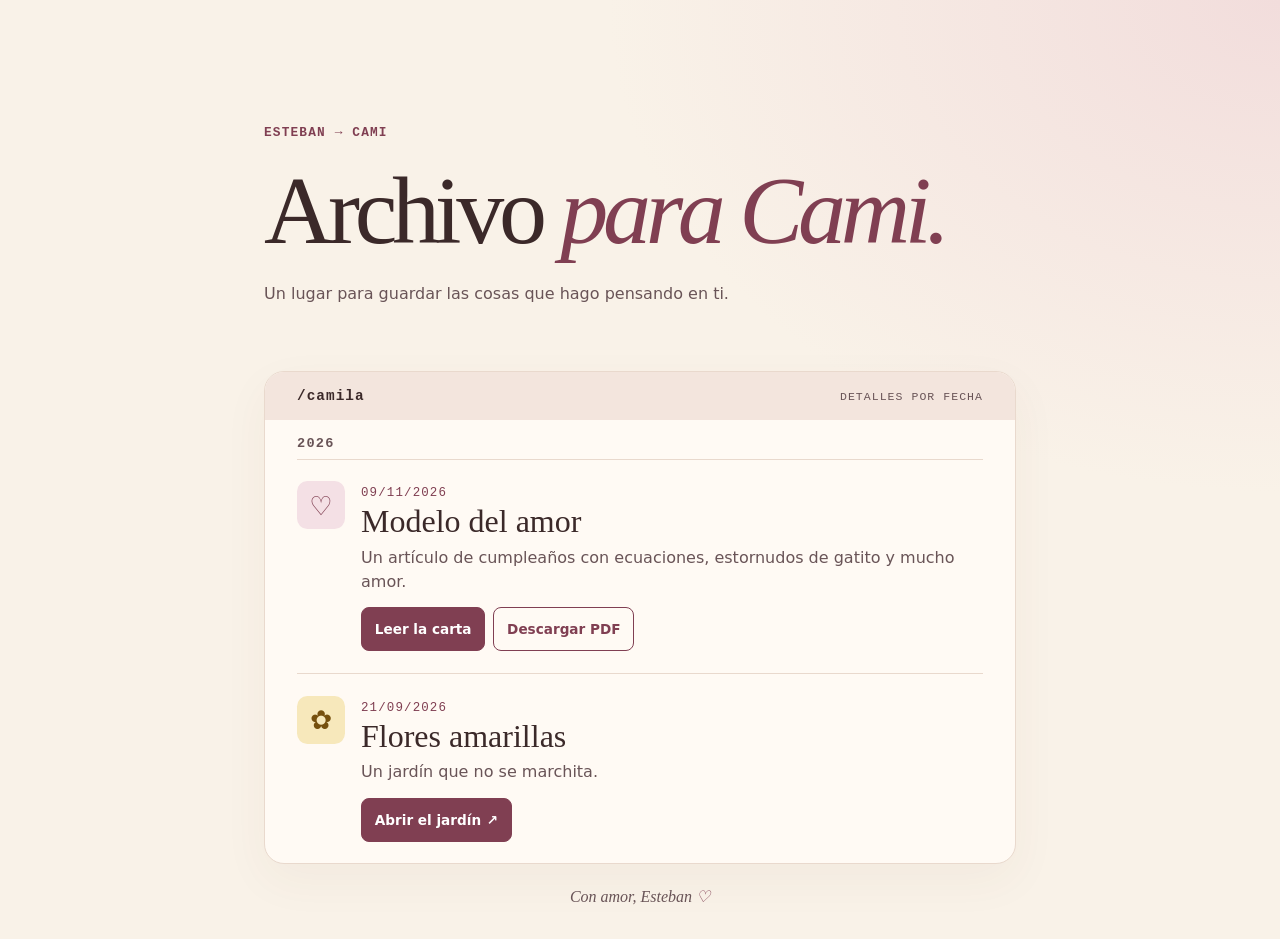
<file: camila/index.html>
<!doctype html>
<html lang="es">
<head>
  <meta charset="utf-8">
  <meta name="viewport" content="width=device-width, initial-scale=1">
  <meta name="theme-color" content="#f9f2e8">
  <meta name="description" content="Un archivo de detalles para Cami.">
  <title>Archivo para Cami</title>
  <link rel="stylesheet" href="./styles.css">
</head>
<body>
  <main class="archive">
    <header class="intro">
      <p class="eyebrow">ESTEBAN → CAMI</p>
      <h1>Archivo <em>para Cami.</em></h1>
      <p class="subtitle">Un lugar para guardar las cosas que hago pensando en ti.</p>
    </header>

    <section class="directory" aria-labelledby="directory-heading">
      <header class="directory-header">
        <h2 id="directory-heading">/camila</h2>
        <span>DETALLES POR FECHA</span>
      </header>
      <section class="year" aria-labelledby="year-2026">
        <h3 id="year-2026">2026</h3>
        <ol>
          <li class="entry">
            <span class="entry-icon birthday" aria-hidden="true">♡</span>
            <div class="entry-info">
              <time datetime="2026-11-09">09/11/2026</time>
              <h4>Modelo del amor</h4>
              <p>Un artículo de cumpleaños con ecuaciones, estornudos de gatito y mucho amor.</p>
              <div class="actions">
                <a class="button" href="./birthday/2026-11-09/Modelo_del_Amor_Cami.pdf">Leer la carta</a>
                <a class="button secondary" href="./birthday/2026-11-09/Modelo_del_Amor_Cami.pdf" download>Descargar PDF</a>
              </div>
            </div>
          </li>
          <li class="entry">
            <span class="entry-icon flowers" aria-hidden="true">✿</span>
            <div class="entry-info">
              <time datetime="2026-09-21">21/09/2026</time>
              <h4>Flores amarillas</h4>
              <p>Un jardín que no se marchita.</p>
              <div class="actions">
                <a class="button" href="./yellowFlowers/2026-09-21/">Abrir el jardín <span aria-hidden="true">↗</span></a>
              </div>
            </div>
          </li>
        </ol>
      </section>
    </section>
    <footer>Con amor, Esteban <span aria-hidden="true">♡</span></footer>
  </main>
</body>
</html>
</file>
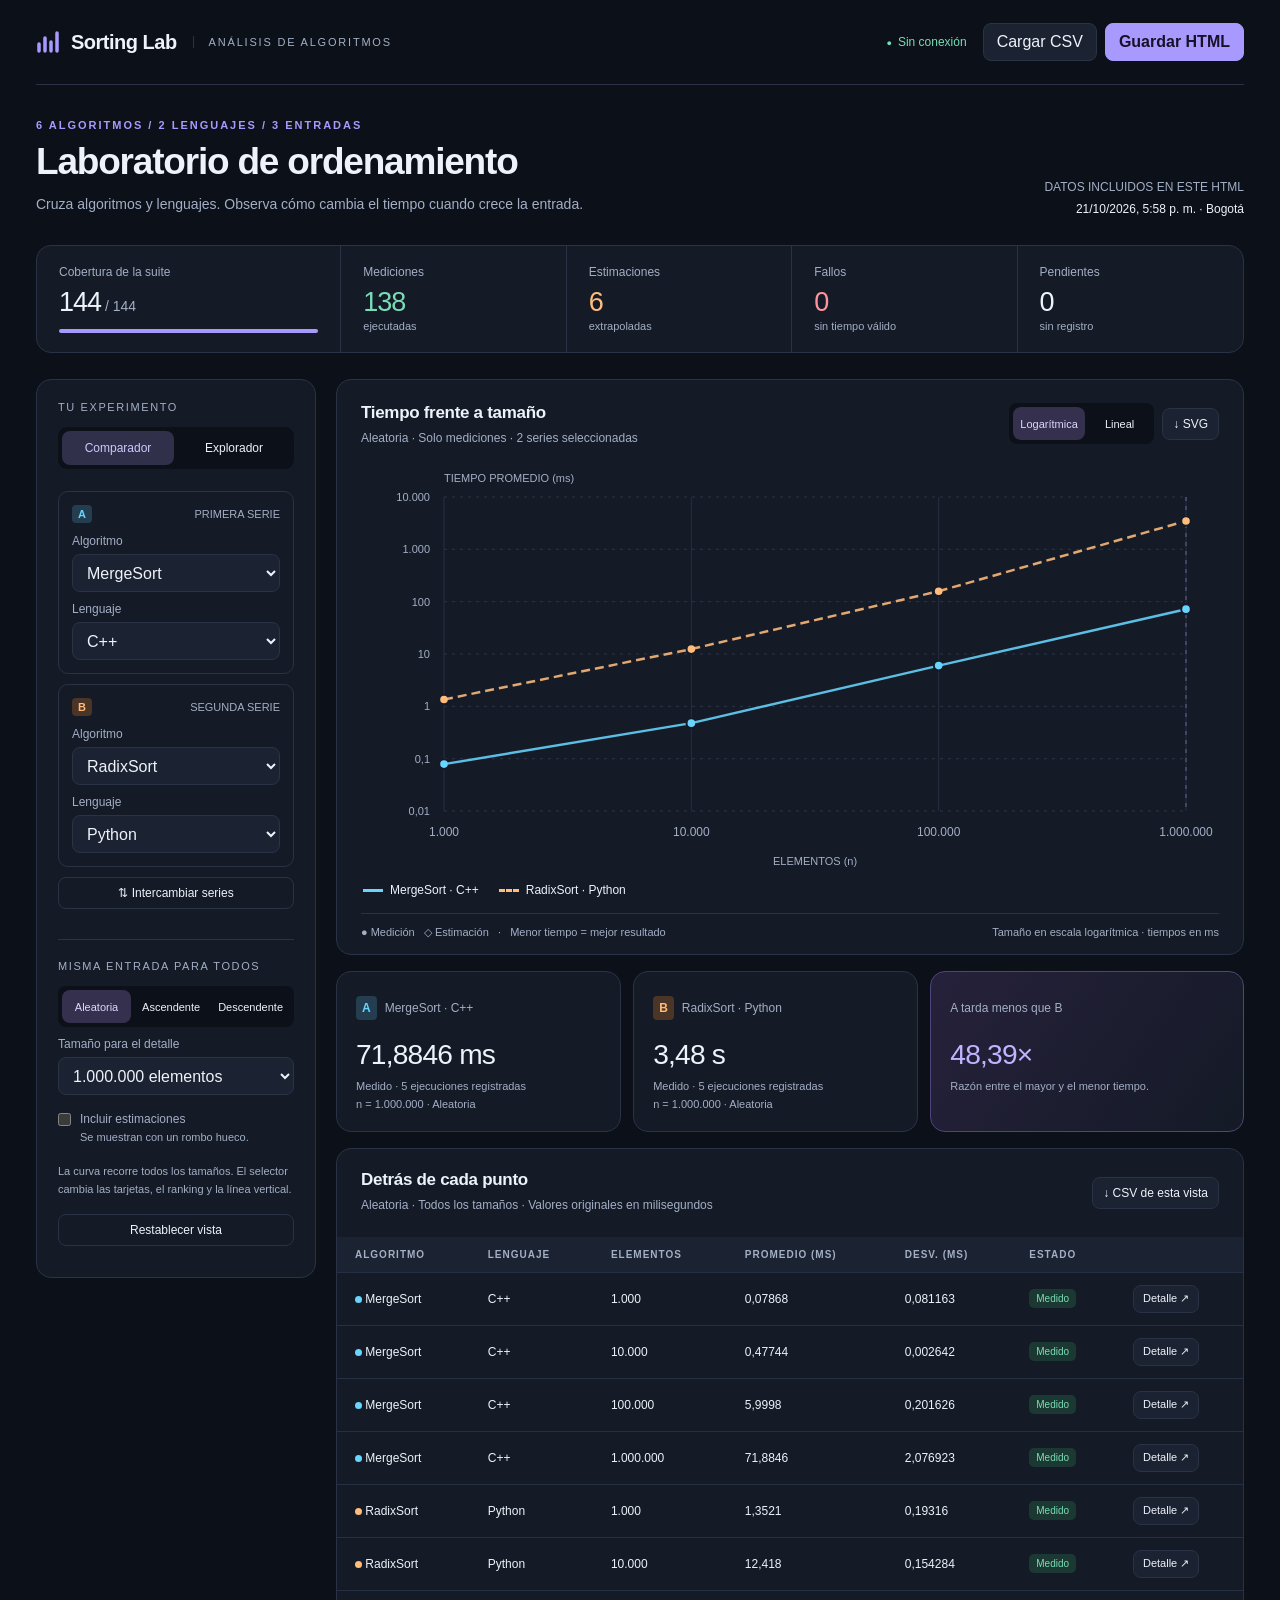
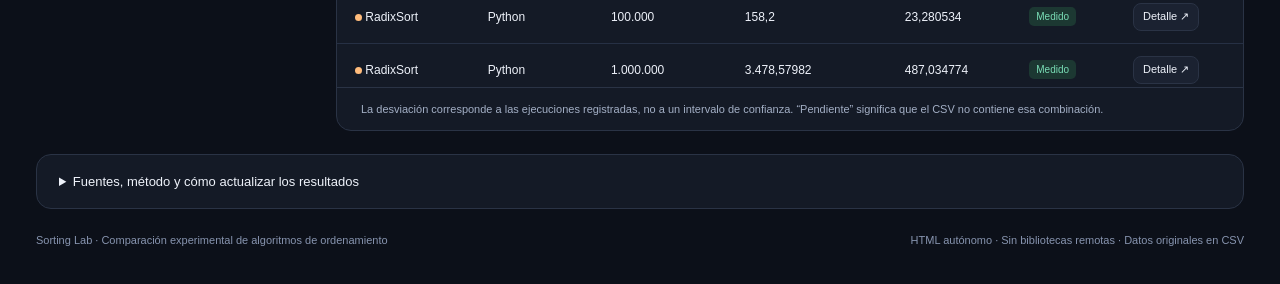
<file: ordenamiento/index.html>
<!DOCTYPE html>
<html lang="es">
<head>
<meta charset="utf-8">
<meta name="viewport" content="width=device-width,initial-scale=1">
<meta name="color-scheme" content="dark">
<title>Sorting Lab · Laboratorio de ordenamiento</title>
<style>
:root{--bg:#0c1019;--panel:#141a26;--raised:#1b2231;--border:#2a3345;--text:#eef2fa;--muted:#a3afc5;--accent:#a899ff;--blue:#68d5ff;--orange:#ffbc7c;--green:#79dcb5;--red:#ff929c;--radius:15px;font-family:Inter,Segoe UI,Arial,sans-serif;color:var(--text);background:var(--bg)}
*{box-sizing:border-box}body{margin:0}button,select,input{font:inherit}button,select{color:var(--text);background:var(--raised);border:1px solid var(--border);border-radius:8px;min-height:38px}button{padding:8px 13px;cursor:pointer}button:hover{background:#293249}button:disabled{opacity:.5;cursor:default}button:focus-visible,select:focus-visible,input:focus-visible,summary:focus-visible,a:focus-visible{outline:3px solid var(--blue);outline-offset:3px}button.primary{background:var(--accent);color:#171129;border-color:var(--accent);font-weight:650}button.small{font-size:12px;min-height:32px;padding:6px 10px}select{padding:8px 30px 8px 10px;width:100%}label{cursor:pointer}.shell{max-width:1540px;margin:auto;padding:0 36px 34px}.topbar{display:flex;align-items:center;justify-content:space-between;gap:18px;padding:23px 0;border-bottom:1px solid var(--border)}.brand{font-weight:750;letter-spacing:-.5px;font-size:20px;display:flex;align-items:center;gap:10px}.brand svg{color:var(--accent)}.brand small{font-size:11px;letter-spacing:1.8px;color:var(--muted);font-weight:500;border-left:1px solid var(--border);padding-left:15px;margin-left:6px}.actions,.row,.segments,.chart-actions{display:flex;align-items:center;gap:8px;flex-wrap:wrap}.offline{color:var(--green);font-size:12px;margin-right:8px}.offline:before{content:'●';font-size:9px;margin-right:6px}.intro{display:flex;justify-content:space-between;gap:24px;padding:34px 0 25px;align-items:flex-end}.eyebrow{font-size:11px;text-transform:uppercase;letter-spacing:2px;color:var(--accent);font-weight:650}h1{font-size:clamp(25px,3vw,37px);letter-spacing:-1.2px;margin:10px 0 10px;font-weight:650}p{color:var(--muted);line-height:1.6;margin:5px 0}.intro p{font-size:14px}.stamp{font-size:12px;text-align:right;color:var(--muted);line-height:1.8;flex-shrink:0}.stamp strong{color:var(--text);font-weight:500}.coverage{display:grid;grid-template-columns:1.35fr repeat(4,1fr);border:1px solid var(--border);border-radius:var(--radius);background:var(--panel);margin-bottom:26px;overflow:hidden}.metric{padding:19px 22px;border-right:1px solid var(--border)}.metric:last-child{border:0}.metric-label{color:var(--muted);font-size:12px}.metric-value{font-size:27px;margin:8px 0 2px;font-variant-numeric:tabular-nums;letter-spacing:-1px}.metric-value small{font-size:14px;color:var(--muted);letter-spacing:0}.progress{height:4px;background:#30394b;border-radius:5px;margin-top:11px;overflow:hidden}.progress span{display:block;height:100%;background:var(--accent)}.metric-note{color:var(--muted);font-size:11px}.green{color:var(--green)}.orange{color:var(--orange)}.red{color:var(--red)}.workspace{display:grid;grid-template-columns:280px minmax(0,1fr);gap:20px;align-items:start}.panel{background:var(--panel);border:1px solid var(--border);border-radius:var(--radius)}.controls{padding:21px}.section-label{font-size:11px;color:var(--muted);letter-spacing:1.6px;text-transform:uppercase;margin:0 0 14px}.tabs{display:flex;background:var(--bg);padding:4px;border-radius:9px;gap:4px;margin-bottom:22px}.tabs button{flex:1;border:0;background:none;font-size:12px;padding:7px;min-height:34px}.tabs button[aria-selected=true]{background:#30304a;color:#d0c8ff}.series-control{border:1px solid var(--border);border-radius:10px;padding:13px;margin-bottom:10px}.series-heading{display:flex;align-items:center;justify-content:space-between;color:var(--muted);font-size:11px;margin-bottom:11px}.series-tag{background:#243e50;color:var(--blue);border-radius:4px;padding:3px 6px;font-weight:700}.series-tag.b{background:#4a3526;color:var(--orange)}.field{display:block;color:var(--muted);font-size:12px;margin:10px 0 6px}.swap{width:100%;font-size:12px;background:transparent;min-height:30px;margin:0 0 10px}.divider{height:1px;background:var(--border);margin:20px 0}.segments{gap:4px;background:var(--bg);border-radius:8px;padding:4px;flex-wrap:nowrap}.segments button{flex:1;font-size:11px;min-height:33px;padding:6px 7px;background:transparent;border:0;white-space:nowrap}.segments button[aria-pressed=true]{background:#34304e;color:#ded7ff}.check{display:flex;gap:9px;align-items:flex-start;font-size:12px;line-height:1.5;color:var(--muted);margin:15px 0}.check input{accent-color:var(--accent);margin:3px 0 0}.hint{font-size:11px;color:var(--muted);line-height:1.65;margin:10px 0 0}.check-grid label{display:flex;gap:9px;align-items:center;font-size:12px;padding:7px 0}.check-grid input{accent-color:var(--accent)}.main{min-width:0}.chart-panel{padding:23px 24px 15px}.chart-header{display:flex;justify-content:space-between;align-items:flex-start;gap:14px}h2{font-size:17px;font-weight:600;letter-spacing:-.3px;margin:0 0 6px}.subline{font-size:12px;color:var(--muted);line-height:1.6}.chart-actions{justify-content:flex-end}.chart-actions .segments{width:145px}.chart-wrap{position:relative;margin-top:19px}.chart-wrap svg{display:block;width:100%;height:auto;min-height:250px;overflow:visible}.chart-wrap svg text{font-family:Segoe UI,Arial,sans-serif}.legend{display:flex;gap:8px 20px;flex-wrap:wrap;font-size:12px;line-height:1.8;padding:7px 2px 12px;min-height:38px}.legend-item{display:flex;align-items:center;gap:7px}.legend-key{width:20px;border-top:3px solid var(--series-color)}.legend-key.py{border-top-style:dashed}.chart-footer{border-top:1px solid var(--border);padding:12px 0 0;color:var(--muted);font-size:11px;display:flex;justify-content:space-between;gap:8px;flex-wrap:wrap}.tooltip{position:absolute;z-index:3;pointer-events:none;max-width:270px;padding:12px 14px;background:#070b12;border:1px solid #54617c;border-radius:9px;font-size:12px;box-shadow:0 10px 35px #0007;line-height:1.8}.tooltip strong{display:block}.comparison{display:grid;grid-template-columns:1fr 1fr 1.1fr;gap:12px;margin:16px 0}.result-card{padding:18px 19px;min-width:0}.result-card .name{font-size:12px;color:var(--muted);display:flex;align-items:center;gap:8px;line-height:1.5;min-height:36px}.result-time{font-size:clamp(20px,2.2vw,29px);letter-spacing:-.8px;margin:13px 0 7px;font-variant-numeric:tabular-nums;overflow-wrap:anywhere}.status-label{font-size:11px;line-height:1.6;color:var(--muted)}.ratio{border-color:#504579;background:linear-gradient(125deg,#26213b,var(--panel))}.ratio .result-time{color:#c0b3ff}.ranking{margin:16px 0;padding:20px}.rank-row{display:grid;grid-template-columns:190px 1fr 100px;gap:14px;align-items:center;font-size:12px;margin-top:13px}.rank-track{height:9px;border-radius:4px;background:#273044;overflow:hidden}.rank-fill{height:100%;border-radius:4px;background:var(--series-color)}.rank-time{text-align:right;font-variant-numeric:tabular-nums}.table-panel{margin-top:16px;overflow:hidden}.table-header{display:flex;justify-content:space-between;gap:15px;align-items:center;padding:21px 24px}.table-scroll{overflow:auto;max-height:450px}table{border-collapse:collapse;width:100%;white-space:nowrap;font-size:12px}th{position:sticky;top:0;text-align:left;font-size:10px;letter-spacing:1px;text-transform:uppercase;color:var(--muted);background:#1b2231;font-weight:550;padding:12px 18px}td{padding:12px 18px;border-top:1px solid #263044;font-variant-numeric:tabular-nums}tbody tr:hover{background:#1c2535}.badge{padding:4px 7px;font-size:10px;border-radius:5px;display:inline-block;background:#253145;color:var(--muted)}.badge.measured{color:var(--green);background:#1c3832}.badge.estimated{color:var(--orange);background:#3c3024}.badge.failed{color:var(--red);background:#402731}.details-button{min-height:28px;padding:4px 9px;font-size:11px}.footnote{font-size:11px;color:var(--muted);padding:12px 24px;border-top:1px solid var(--border);line-height:1.7}.notes{margin-top:23px;padding:19px 22px}.notes summary{cursor:pointer;font-size:13px}.notes-grid{display:grid;grid-template-columns:1fr 1fr;gap:30px;margin-top:18px}.notes h3{font-size:12px;font-weight:600;margin:12px 0 5px}.notes p,.notes li{font-size:12px;color:var(--muted);line-height:1.75}.notes ul{padding-left:18px}.notes code{color:#d0c8ff;overflow-wrap:anywhere}.source-line{font-size:11px;line-height:1.8;color:var(--muted);margin-top:7px}.notice{margin-bottom:18px;padding:12px 15px;border:1px solid #4d405d;border-radius:9px;color:#d6c6e8;background:#241e31;font-size:12px;line-height:1.7}.notice.error{border-color:#79404a;color:#ffbec5;background:#34202a}.sr-only{position:absolute;width:1px;height:1px;padding:0;margin:-1px;overflow:hidden;clip:rect(0,0,0,0);white-space:nowrap;border:0}[hidden]{display:none!important}dialog{color:var(--text);background:var(--panel);border:1px solid #4f5c78;border-radius:15px;padding:25px;max-width:620px;width:calc(100% - 30px);max-height:85vh;overflow:auto}dialog::backdrop{background:#000b;backdrop-filter:blur(3px)}dialog .close{float:right;margin:-7px -7px 10px 15px}dialog h3{font-size:14px;margin:22px 0 8px}dialog p{font-size:13px}dialog dl{display:grid;grid-template-columns:130px 1fr;gap:9px;font-size:12px;line-height:1.6}dialog dt{color:var(--muted)}dialog dd{margin:0;overflow-wrap:anywhere}.empty-chart{color:var(--muted);font-size:14px}.page-footer{display:flex;justify-content:space-between;color:#8794af;font-size:11px;gap:15px;margin-top:22px;line-height:1.7}.series-dot{width:7px;height:7px;background:var(--series-color);border-radius:50%;display:inline-block;flex-shrink:0}
@media(min-width:1600px){.shell{padding-left:48px;padding-right:48px}}@media(max-width:1050px){.shell{padding-left:20px;padding-right:20px}.workspace{grid-template-columns:245px minmax(0,1fr);gap:14px}.controls{padding:16px}.chart-panel{padding:19px 17px 15px}.chart-header{flex-wrap:wrap}.metric{padding:17px}.comparison{grid-template-columns:1fr 1fr}.ratio{grid-column:1/-1}.rank-row{grid-template-columns:160px 1fr 85px}.brand small{display:none}}@media(max-width:740px){.shell{padding:0 14px 24px}.topbar{padding:17px 0;align-items:flex-start}.brand{font-size:18px}.offline{display:none}.actions{justify-content:flex-end}.actions button{font-size:11px;padding:6px 9px;min-height:33px}.intro{padding:26px 0 20px;display:block}.intro p{font-size:13px}.stamp{text-align:left;margin-top:13px;font-size:11px}.coverage{grid-template-columns:repeat(4,1fr);margin-bottom:16px}.metric:first-child{grid-column:1/-1;border-right:0;border-bottom:1px solid var(--border);padding:13px 16px}.metric:first-child .metric-value{font-size:22px;display:inline-block;margin:0 0 0 10px}.metric:first-child .metric-label{display:inline}.progress{margin-top:8px}.metric{padding:13px 8px}.metric-label{font-size:10px}.metric-value{font-size:23px}.metric-note{font-size:10px}.workspace{display:block}.controls{margin-bottom:15px}.selection-pair{display:grid;grid-template-columns:1fr 1fr;gap:10px}.series-control{margin-bottom:0}.swap{margin:10px 0 0}.controls .divider{margin:16px 0}.controls .field{margin-top:9px}.chart-panel{padding:17px 12px 13px}.chart-wrap svg{min-height:215px}.chart-header{gap:10px}h2{font-size:16px}.chart-actions .segments{width:140px}.chart-footer{font-size:10px}.comparison{gap:9px;margin-top:11px}.result-card{padding:14px 13px}.result-card .name{font-size:11px}.result-time{font-size:23px}.table-header{padding:17px 14px}.table-header button{font-size:11px}td,th{padding:11px 13px}.notes{padding:17px}.notes-grid{display:block}.rank-row{grid-template-columns:125px 1fr 75px;gap:8px;font-size:10px}.page-footer{display:block}.page-footer span{display:block;margin:4px 0}.legend{font-size:11px;gap:5px 12px}.check-grid{display:grid;grid-template-columns:1fr 1fr}.notice{font-size:11px}}@media(prefers-reduced-motion:no-preference){button{transition:background .15s}.rank-fill{transition:width .2s}}@media print{.controls,.actions,.chart-actions,.details-button,.notes,.page-footer,.table-header button{display:none!important}.workspace{display:block}.shell{padding:10px}.panel,.coverage{break-inside:avoid}.table-scroll{max-height:none;overflow:visible}body{-webkit-print-color-adjust:exact;print-color-adjust:exact}.intro{padding-top:15px}.comparison{grid-template-columns:1fr 1fr 1.1fr}.ratio{grid-column:auto}}
</style>
</head>
<body>
<div class="shell">
 <header class="topbar"><div class="brand"><svg width="25" height="25" viewBox="0 0 25 25" fill="none" aria-hidden="true"><path d="M3 21V14M9 21V8M15 21V12M21 21V3" stroke="currentColor" stroke-width="3.5" stroke-linecap="round"/></svg>Sorting Lab <small>ANÁLISIS DE ALGORITMOS</small></div><div class="actions"><span class="offline">Sin conexión</span><button id="importButton">Cargar CSV</button><button id="saveHtmlButton" class="primary">Guardar HTML</button><input type="file" id="csvInput" accept=".csv,text/csv" multiple hidden></div></header>
 <section class="intro"><div><div class="eyebrow">6 algoritmos / 2 lenguajes / 3 entradas</div><h1>Laboratorio de ordenamiento</h1><p>Cruza algoritmos y lenguajes. Observa cómo cambia el tiempo cuando crece la entrada.</p></div><div class="stamp">DATOS INCLUIDOS EN ESTE HTML<br><strong id="snapshotDate"></strong></div></section>
 <div id="message" class="notice" role="status" aria-live="polite" hidden></div>
 <section class="coverage" aria-label="Cobertura de resultados">
  <div class="metric"><div class="metric-label">Cobertura de la suite</div><div class="metric-value"><span id="totalCount">0</span><small> / 144</small></div><div class="progress" role="progressbar" aria-label="Combinaciones registradas" aria-valuemin="0" aria-valuemax="144" aria-valuenow="0"><span id="coverageBar"></span></div></div>
  <div class="metric"><div class="metric-label">Mediciones</div><div id="measuredCount" class="metric-value green">0</div><div class="metric-note">ejecutadas</div></div>
  <div class="metric"><div class="metric-label">Estimaciones</div><div id="estimatedCount" class="metric-value orange">0</div><div class="metric-note">extrapoladas</div></div>
  <div class="metric"><div class="metric-label">Fallos</div><div id="failedCount" class="metric-value red">0</div><div class="metric-note">sin tiempo válido</div></div>
  <div class="metric"><div class="metric-label">Pendientes</div><div id="pendingCount" class="metric-value">144</div><div class="metric-note">sin registro</div></div>
 </section>
 <main class="workspace">
 <aside class="panel controls" aria-label="Controles de comparación">
  <div class="section-label">Tu experimento</div>
  <div class="tabs" role="tablist" aria-label="Modo de visualización"><button id="compareTab" role="tab" aria-selected="true" aria-controls="compareControls" tabindex="0">Comparador</button><button id="exploreTab" role="tab" aria-selected="false" aria-controls="exploreControls" tabindex="-1">Explorador</button></div>
  <div id="compareControls" role="tabpanel" aria-labelledby="compareTab">
   <div class="selection-pair">
   <div class="series-control"><div class="series-heading"><span class="series-tag">A</span><span>PRIMERA SERIE</span></div><label class="field" for="algorithmA">Algoritmo</label><select id="algorithmA"></select><label class="field" for="languageA">Lenguaje</label><select id="languageA"><option value="cpp">C++</option><option value="py">Python</option></select></div>
   <div class="series-control"><div class="series-heading"><span class="series-tag b">B</span><span>SEGUNDA SERIE</span></div><label class="field" for="algorithmB">Algoritmo</label><select id="algorithmB"></select><label class="field" for="languageB">Lenguaje</label><select id="languageB"><option value="cpp">C++</option><option value="py">Python</option></select></div>
   </div><button id="swapButton" class="swap">⇅ Intercambiar series</button>
  </div>
  <div id="exploreControls" role="tabpanel" aria-labelledby="exploreTab" hidden><p class="hint">Selecciona las curvas que quieres cruzar.</p><div id="algorithmChecks" class="check-grid"></div><div class="divider"></div><div class="check-grid"><label><input type="checkbox" name="exploreLanguage" value="cpp" checked>C++</label><label><input type="checkbox" name="exploreLanguage" value="py" checked>Python</label></div></div>
  <div class="divider"></div><div class="section-label">Misma entrada para todos</div>
  <div class="segments" id="variantControls" aria-label="Orden inicial"><button data-variant="random" aria-pressed="true">Aleatoria</button><button data-variant="ascending" aria-pressed="false">Ascendente</button><button data-variant="descending" aria-pressed="false">Descendente</button></div>
  <label class="field" for="detailSize">Tamaño para el detalle</label><select id="detailSize"></select>
  <label class="check"><input type="checkbox" id="includeEstimated"><span>Incluir estimaciones<br><span class="hint">Se muestran con un rombo hueco.</span></span></label>
  <p class="hint">La curva recorre todos los tamaños. El selector cambia las tarjetas, el ranking y la línea vertical.</p>
  <button id="resetButton" class="swap" style="margin-top:16px">Restablecer vista</button>
 </aside>
 <div class="main">
  <section class="panel chart-panel" aria-labelledby="chartTitle">
   <div class="chart-header"><div><h2 id="chartTitle">Tiempo frente a tamaño</h2><div id="chartSubtitle" class="subline"></div></div><div class="chart-actions"><div class="segments" aria-label="Escala del tiempo"><button id="logScale" aria-pressed="true">Logarítmica</button><button id="linearScale" aria-pressed="false">Lineal</button></div><button id="svgButton" class="small" title="Descargar gráfica vectorial">↓ SVG</button></div></div>
   <div id="chartWrap" class="chart-wrap"><svg id="growthChart" viewBox="0 0 1000 405" role="img" aria-labelledby="chartSvgTitle chartSvgDescription"></svg><div id="tooltip" class="tooltip" role="status" hidden></div></div>
   <div id="legend" class="legend" aria-label="Series mostradas"></div>
   <div class="chart-footer"><span>● Medición &nbsp; ◇ Estimación &nbsp; · &nbsp; Menor tiempo = mejor resultado</span><span>Tamaño en escala logarítmica · tiempos en ms</span></div>
  </section>
  <section id="comparisonCards" class="comparison" aria-label="Comparación para el tamaño seleccionado"></section>
  <section id="rankingPanel" class="panel ranking" hidden><h2 id="rankingTitle">Ranking por tiempo</h2><div class="subline">Solo series con un tiempo disponible. Las barras representan tiempo en escala lineal.</div><div id="rankingRows"></div></section>
  <section class="panel table-panel" aria-labelledby="tableTitle"><div class="table-header"><div><h2 id="tableTitle">Detrás de cada punto</h2><div id="tableSubtitle" class="subline"></div></div><button id="csvButton" class="small">↓ CSV de esta vista</button></div><div class="table-scroll"><table><thead><tr><th>Algoritmo</th><th>Lenguaje</th><th>Elementos</th><th>Promedio (ms)</th><th>Desv. (ms)</th><th>Estado</th><th><span class="sr-only">Detalle</span></th></tr></thead><tbody id="resultRows"></tbody></table></div><div class="footnote">La desviación corresponde a las ejecuciones registradas, no a un intervalo de confianza. “Pendiente” significa que el CSV no contiene esa combinación.</div></section>
 </div>
 </main>
 <details class="panel notes" id="methodNotes"><summary>Fuentes, método y cómo actualizar los resultados</summary><div class="notes-grid"><div><h3>Qué se está comparando</h3><p>La suite toma cinco tiempos por combinación y registra su promedio y desviación muestral. Cronometra la función de ordenamiento; la lectura, la copia de datos y la verificación quedan fuera del tiempo medido. Los workers verifican la salida contra el ordenamiento de referencia del lenguaje.</p><p>Una razón de tiempos compara estas implementaciones en este entorno y con la misma variante y tamaño. No demuestra que un lenguaje siempre sea más rápido.</p><h3>Estimaciones y límites</h3><p>El orquestador extrapola desde una medición menor según el modelo declarado en el CSV. Puede estimar si prevé más de 240 s, o después de un fallo o del límite de 300 s del proceso completo. Una estimación no equivale a una ejecución. Consulta su referencia, modelo y motivo en “Detalle”.</p><h3>Interpretar la gráfica</h3><p>La escala logarítmica muestra cambios proporcionales; la lineal, diferencias absolutas. Los huecos permanecen como resultados ausentes. En el explorador, cada color identifica un algoritmo y los trazos discontinuos identifican Python.</p></div><div><h3>Actualizar después de la suite</h3><p>Desde la carpeta del proyecto ejecuta <code>python scripts/plotResults.py</code> para crear los PNG y <code>charts/dashboard.html</code>. Para generar solo este HTML: <code>python scripts/buildDashboard.py</code>.</p><p>También puedes cargar <code>results_cpp.csv</code> y/o <code>results_py.csv</code> con “Cargar CSV”. Cada archivo sustituye los datos de su lenguaje en esta vista. Usa “Guardar HTML” para conservarlos y compartir un único archivo sin internet.</p><p>Este HTML es una instantánea: no sigue automáticamente una suite en ejecución. La cobertura cuenta registros medidos, estimados y fallidos; no certifica el éxito de la suite.</p><h3>Archivos incluidos</h3><div id="sources"></div><div id="warnings"></div><p>El archivo anterior <code>sorting_results.csv</code> queda fuera para evitar mezclar corridas. Los CSV de la suite no guardan hardware, versión del compilador ni un identificador de corrida.</p></div></div></details>
 <footer class="page-footer"><span>Sorting Lab · Comparación experimental de algoritmos de ordenamiento</span><span>HTML autónomo · Sin bibliotecas remotas · Datos originales en CSV</span></footer>
</div>
<dialog id="detailDialog" aria-labelledby="detailTitle"><button id="closeDialog" class="close small" aria-label="Cerrar detalle">Cerrar ×</button><h2 id="detailTitle"></h2><div id="detailContent"></div></dialog>
<script id="benchmarkData" type="application/json">{"schemaVersion":1,"generatedAt":"2026-10-21T22:58:49+00:00","algorithms":["InsertionSort","MergeSort","HeapSort","DualPivotQuickSort","RadixSort","BucketSort"],"languages":["cpp","py"],"variants":["random","ascending","descending"],"sizes":[1000,10000,100000,1000000],"expectedCount":144,"sources":[{"filename":"results_cpp.csv","language":"cpp","exists":true,"rowCount":72,"modifiedAt":"2026-10-15T23:04:41+00:00"},{"filename":"results_py.csv","language":"py","exists":true,"rowCount":72,"modifiedAt":"2026-10-15T23:50:30+00:00"}],"warnings":[],"rows":[{"algorithm":"InsertionSort","language":"cpp","variant":"random","n":1000,"average_ms":0.0749,"stdDev_ms":0.029405017,"status":"measured","method":"five_executions","reference_n":null,"reference_average_ms":null,"growth_model":"quadratic","error":"","repetitions_ms":[0.0614,0.0619,0.0619,0.0618,0.1275],"source":"results_cpp.csv"},{"algorithm":"InsertionSort","language":"cpp","variant":"random","n":10000,"average_ms":6.21754,"stdDev_ms":0.411614824,"status":"measured","method":"five_executions","reference_n":null,"reference_average_ms":null,"growth_model":"quadratic","error":"","repetitions_ms":[6.466,6.2055,6.7684,5.7887,5.8591],"source":"results_cpp.csv"},{"algorithm":"InsertionSort","language":"cpp","variant":"random","n":100000,"average_ms":734.73602,"stdDev_ms":138.828262348,"status":"measured","method":"five_executions","reference_n":null,"reference_average_ms":null,"growth_model":"quadratic","error":"","repetitions_ms":[654.0523,963.6282,770.3373,646.7803,638.882],"source":"results_cpp.csv"},{"algorithm":"InsertionSort","language":"cpp","variant":"random","n":1000000,"average_ms":91527.15714,"stdDev_ms":4775.3338195,"status":"measured","method":"five_executions","reference_n":null,"reference_average_ms":null,"growth_model":"quadratic","error":"","repetitions_ms":[87447.8947,92211.1704,95608.2312,96532.9199,85835.5695],"source":"results_cpp.csv"},{"algorithm":"InsertionSort","language":"cpp","variant":"ascending","n":1000,"average_ms":0.00096,"stdDev_ms":0.000134164,"status":"measured","method":"five_executions","reference_n":null,"reference_average_ms":null,"growth_model":"linear","error":"","repetitions_ms":[0.0009,0.0009,0.0009,0.0009,0.0012],"source":"results_cpp.csv"},{"algorithm":"InsertionSort","language":"cpp","variant":"ascending","n":10000,"average_ms":0.00704,"stdDev_ms":5.4772e-05,"status":"measured","method":"five_executions","reference_n":null,"reference_average_ms":null,"growth_model":"linear","error":"","repetitions_ms":[0.0071,0.007,0.007,0.007,0.0071],"source":"results_cpp.csv"},{"algorithm":"InsertionSort","language":"cpp","variant":"ascending","n":100000,"average_ms":0.08638,"stdDev_ms":0.034393997,"status":"measured","method":"five_executions","reference_n":null,"reference_average_ms":null,"growth_model":"linear","error":"","repetitions_ms":[0.0691,0.0694,0.0759,0.1477,0.0698],"source":"results_cpp.csv"},{"algorithm":"InsertionSort","language":"cpp","variant":"ascending","n":1000000,"average_ms":0.70558,"stdDev_ms":0.015529231,"status":"measured","method":"five_executions","reference_n":null,"reference_average_ms":null,"growth_model":"linear","error":"","repetitions_ms":[0.6935,0.6975,0.7315,0.697,0.7084],"source":"results_cpp.csv"},{"algorithm":"InsertionSort","language":"cpp","variant":"descending","n":1000,"average_ms":0.13348,"stdDev_ms":0.032101199,"status":"measured","method":"five_executions","reference_n":null,"reference_average_ms":null,"growth_model":"quadratic","error":"","repetitions_ms":[0.1225,0.1181,0.1908,0.118,0.118],"source":"results_cpp.csv"},{"algorithm":"InsertionSort","language":"cpp","variant":"descending","n":10000,"average_ms":11.79484,"stdDev_ms":0.103852554,"status":"measured","method":"five_executions","reference_n":null,"reference_average_ms":null,"growth_model":"quadratic","error":"","repetitions_ms":[11.9173,11.8111,11.8524,11.7482,11.6452],"source":"results_cpp.csv"},{"algorithm":"InsertionSort","language":"cpp","variant":"descending","n":100000,"average_ms":1230.22682,"stdDev_ms":12.796956948,"status":"measured","method":"five_executions","reference_n":null,"reference_average_ms":null,"growth_model":"quadratic","error":"","repetitions_ms":[1227.8557,1240.8055,1226.0702,1212.2008,1244.2019],"source":"results_cpp.csv"},{"algorithm":"InsertionSort","language":"cpp","variant":"descending","n":1000000,"average_ms":165581.09866,"stdDev_ms":20898.033775304,"status":"measured","method":"five_executions","reference_n":null,"reference_average_ms":null,"growth_model":"quadratic","error":"","repetitions_ms":[174615.7975,181573.7275,131201.8493,160669.0645,179845.0545],"source":"results_cpp.csv"},{"algorithm":"InsertionSort","language":"py","variant":"random","n":1000,"average_ms":20.9319,"stdDev_ms":1.307514556,"status":"measured","method":"five_executions","reference_n":null,"reference_average_ms":null,"growth_model":"quadratic","error":"","repetitions_ms":[19.8321,20.1224,20.0499,21.9403,22.7148],"source":"results_py.csv"},{"algorithm":"InsertionSort","language":"py","variant":"random","n":10000,"average_ms":2237.59424,"stdDev_ms":110.840132203,"status":"measured","method":"five_executions","reference_n":null,"reference_average_ms":null,"growth_model":"quadratic","error":"","repetitions_ms":[2325.3164,2353.6314,2265.4873,2108.1133,2135.4228],"source":"results_py.csv"},{"algorithm":"InsertionSort","language":"py","variant":"random","n":100000,"average_ms":223759.424,"stdDev_ms":null,"status":"estimated","method":"estimated_after_failure","reference_n":10000,"reference_average_ms":2237.59424,"growth_model":"quadratic","error":"Time limit exceeded (300s)","repetitions_ms":[],"source":"results_py.csv"},{"algorithm":"InsertionSort","language":"py","variant":"random","n":1000000,"average_ms":22375942.4,"stdDev_ms":null,"status":"estimated","method":"theoretical_extrapolation","reference_n":10000,"reference_average_ms":2237.59424,"growth_model":"quadratic","error":"Predicted duration exceeds preventive limit","repetitions_ms":[],"source":"results_py.csv"},{"algorithm":"InsertionSort","language":"py","variant":"ascending","n":1000,"average_ms":0.09344,"stdDev_ms":0.024233716,"status":"measured","method":"five_executions","reference_n":null,"reference_average_ms":null,"growth_model":"linear","error":"","repetitions_ms":[0.1233,0.1164,0.0754,0.0759,0.0762],"source":"results_py.csv"},{"algorithm":"InsertionSort","language":"py","variant":"ascending","n":10000,"average_ms":0.76754,"stdDev_ms":0.037562521,"status":"measured","method":"five_executions","reference_n":null,"reference_average_ms":null,"growth_model":"linear","error":"","repetitions_ms":[0.7564,0.7432,0.7763,0.8283,0.7335],"source":"results_py.csv"},{"algorithm":"InsertionSort","language":"py","variant":"ascending","n":100000,"average_ms":9.06656,"stdDev_ms":2.455018263,"status":"measured","method":"five_executions","reference_n":null,"reference_average_ms":null,"growth_model":"linear","error":"","repetitions_ms":[7.9064,8.1609,8.0847,13.4482,7.7326],"source":"results_py.csv"},{"algorithm":"InsertionSort","language":"py","variant":"ascending","n":1000000,"average_ms":78.63772,"stdDev_ms":3.200759887,"status":"measured","method":"five_executions","reference_n":null,"reference_average_ms":null,"growth_model":"linear","error":"","repetitions_ms":[75.338,81.8428,76.5078,77.2194,82.2806],"source":"results_py.csv"},{"algorithm":"InsertionSort","language":"py","variant":"descending","n":1000,"average_ms":40.26126,"stdDev_ms":0.771912607,"status":"measured","method":"five_executions","reference_n":null,"reference_average_ms":null,"growth_model":"quadratic","error":"","repetitions_ms":[41.1431,39.1791,40.6428,40.5399,39.8014],"source":"results_py.csv"},{"algorithm":"InsertionSort","language":"py","variant":"descending","n":10000,"average_ms":4837.33268,"stdDev_ms":54.860434533,"status":"measured","method":"five_executions","reference_n":null,"reference_average_ms":null,"growth_model":"quadratic","error":"","repetitions_ms":[4932.7901,4824.5615,4812.7772,4823.6114,4792.9232],"source":"results_py.csv"},{"algorithm":"InsertionSort","language":"py","variant":"descending","n":100000,"average_ms":483733.268,"stdDev_ms":null,"status":"estimated","method":"theoretical_extrapolation","reference_n":10000,"reference_average_ms":4837.33268,"growth_model":"quadratic","error":"Predicted duration exceeds preventive limit","repetitions_ms":[],"source":"results_py.csv"},{"algorithm":"InsertionSort","language":"py","variant":"descending","n":1000000,"average_ms":48373326.800000004,"stdDev_ms":null,"status":"estimated","method":"theoretical_extrapolation","reference_n":10000,"reference_average_ms":4837.33268,"growth_model":"quadratic","error":"Predicted duration exceeds preventive limit","repetitions_ms":[],"source":"results_py.csv"},{"algorithm":"MergeSort","language":"cpp","variant":"random","n":1000,"average_ms":0.07868,"stdDev_ms":0.081163459,"status":"measured","method":"five_executions","reference_n":null,"reference_average_ms":null,"growth_model":"nlogn","error":"","repetitions_ms":[0.0401,0.0492,0.0406,0.2237,0.0398],"source":"results_cpp.csv"},{"algorithm":"MergeSort","language":"cpp","variant":"random","n":10000,"average_ms":0.47744,"stdDev_ms":0.00264159,"status":"measured","method":"five_executions","reference_n":null,"reference_average_ms":null,"growth_model":"nlogn","error":"","repetitions_ms":[0.4793,0.4785,0.4797,0.4764,0.4733],"source":"results_cpp.csv"},{"algorithm":"MergeSort","language":"cpp","variant":"random","n":100000,"average_ms":5.9998,"stdDev_ms":0.20162635,"status":"measured","method":"five_executions","reference_n":null,"reference_average_ms":null,"growth_model":"nlogn","error":"","repetitions_ms":[5.8213,5.9335,5.9824,6.345,5.9168],"source":"results_cpp.csv"},{"algorithm":"MergeSort","language":"cpp","variant":"random","n":1000000,"average_ms":71.8846,"stdDev_ms":2.076923394,"status":"measured","method":"five_executions","reference_n":null,"reference_average_ms":null,"growth_model":"nlogn","error":"","repetitions_ms":[71.4571,75.4026,70.7384,71.776,70.0489],"source":"results_cpp.csv"},{"algorithm":"MergeSort","language":"cpp","variant":"ascending","n":1000,"average_ms":0.01454,"stdDev_ms":0.002776329,"status":"measured","method":"five_executions","reference_n":null,"reference_average_ms":null,"growth_model":"nlogn","error":"","repetitions_ms":[0.0191,0.0127,0.0153,0.0129,0.0127],"source":"results_cpp.csv"},{"algorithm":"MergeSort","language":"cpp","variant":"ascending","n":10000,"average_ms":0.16596,"stdDev_ms":0.048392076,"status":"measured","method":"five_executions","reference_n":null,"reference_average_ms":null,"growth_model":"nlogn","error":"","repetitions_ms":[0.2334,0.2014,0.1326,0.1271,0.1353],"source":"results_cpp.csv"},{"algorithm":"MergeSort","language":"cpp","variant":"ascending","n":100000,"average_ms":1.4296,"stdDev_ms":0.01423306,"status":"measured","method":"five_executions","reference_n":null,"reference_average_ms":null,"growth_model":"nlogn","error":"","repetitions_ms":[1.4351,1.4077,1.4235,1.4431,1.4386],"source":"results_cpp.csv"},{"algorithm":"MergeSort","language":"cpp","variant":"ascending","n":1000000,"average_ms":16.50678,"stdDev_ms":0.274889209,"status":"measured","method":"five_executions","reference_n":null,"reference_average_ms":null,"growth_model":"nlogn","error":"","repetitions_ms":[16.453,16.8973,16.372,16.6385,16.1731],"source":"results_cpp.csv"},{"algorithm":"MergeSort","language":"cpp","variant":"descending","n":1000,"average_ms":0.01298,"stdDev_ms":0.000535724,"status":"measured","method":"five_executions","reference_n":null,"reference_average_ms":null,"growth_model":"nlogn","error":"","repetitions_ms":[0.0129,0.0139,0.0126,0.0126,0.0129],"source":"results_cpp.csv"},{"algorithm":"MergeSort","language":"cpp","variant":"descending","n":10000,"average_ms":0.12314,"stdDev_ms":0.00092358,"status":"measured","method":"five_executions","reference_n":null,"reference_average_ms":null,"growth_model":"nlogn","error":"","repetitions_ms":[0.1224,0.1225,0.1226,0.1237,0.1245],"source":"results_cpp.csv"},{"algorithm":"MergeSort","language":"cpp","variant":"descending","n":100000,"average_ms":1.44894,"stdDev_ms":0.09872286,"status":"measured","method":"five_executions","reference_n":null,"reference_average_ms":null,"growth_model":"nlogn","error":"","repetitions_ms":[1.4097,1.6222,1.403,1.3781,1.4317],"source":"results_cpp.csv"},{"algorithm":"MergeSort","language":"cpp","variant":"descending","n":1000000,"average_ms":16.16404,"stdDev_ms":0.328140249,"status":"measured","method":"five_executions","reference_n":null,"reference_average_ms":null,"growth_model":"nlogn","error":"","repetitions_ms":[15.8822,16.425,16.4616,16.3053,15.7461],"source":"results_cpp.csv"},{"algorithm":"MergeSort","language":"py","variant":"random","n":1000,"average_ms":1.61834,"stdDev_ms":0.230709608,"status":"measured","method":"five_executions","reference_n":null,"reference_average_ms":null,"growth_model":"nlogn","error":"","repetitions_ms":[1.5439,1.6249,1.4616,2.0113,1.45],"source":"results_py.csv"},{"algorithm":"MergeSort","language":"py","variant":"random","n":10000,"average_ms":20.84686,"stdDev_ms":1.317457625,"status":"measured","method":"five_executions","reference_n":null,"reference_average_ms":null,"growth_model":"nlogn","error":"","repetitions_ms":[22.2371,20.8125,18.7754,21.6852,20.7241],"source":"results_py.csv"},{"algorithm":"MergeSort","language":"py","variant":"random","n":100000,"average_ms":255.6452,"stdDev_ms":4.260158924,"status":"measured","method":"five_executions","reference_n":null,"reference_average_ms":null,"growth_model":"nlogn","error":"","repetitions_ms":[253.6275,254.4287,262.9417,251.9475,255.2806],"source":"results_py.csv"},{"algorithm":"MergeSort","language":"py","variant":"random","n":1000000,"average_ms":4242.48976,"stdDev_ms":306.641797302,"status":"measured","method":"five_executions","reference_n":null,"reference_average_ms":null,"growth_model":"nlogn","error":"","repetitions_ms":[4015.1117,4775.8191,4214.7539,4119.2662,4087.4979],"source":"results_py.csv"},{"algorithm":"MergeSort","language":"py","variant":"ascending","n":1000,"average_ms":1.4617,"stdDev_ms":0.244391377,"status":"measured","method":"five_executions","reference_n":null,"reference_average_ms":null,"growth_model":"nlogn","error":"","repetitions_ms":[1.8152,1.2969,1.3337,1.2462,1.6165],"source":"results_py.csv"},{"algorithm":"MergeSort","language":"py","variant":"ascending","n":10000,"average_ms":18.13034,"stdDev_ms":2.174385774,"status":"measured","method":"five_executions","reference_n":null,"reference_average_ms":null,"growth_model":"nlogn","error":"","repetitions_ms":[16.9478,21.8561,16.6525,16.9341,18.2612],"source":"results_py.csv"},{"algorithm":"MergeSort","language":"py","variant":"ascending","n":100000,"average_ms":205.71498,"stdDev_ms":2.587071848,"status":"measured","method":"five_executions","reference_n":null,"reference_average_ms":null,"growth_model":"nlogn","error":"","repetitions_ms":[203.1807,205.4348,204.2285,209.9645,205.7664],"source":"results_py.csv"},{"algorithm":"MergeSort","language":"py","variant":"ascending","n":1000000,"average_ms":2414.13928,"stdDev_ms":22.363611068,"status":"measured","method":"five_executions","reference_n":null,"reference_average_ms":null,"growth_model":"nlogn","error":"","repetitions_ms":[2397.1127,2437.6281,2439.5207,2396.2592,2400.1757],"source":"results_py.csv"},{"algorithm":"MergeSort","language":"py","variant":"descending","n":1000,"average_ms":1.32302,"stdDev_ms":0.166039474,"status":"measured","method":"five_executions","reference_n":null,"reference_average_ms":null,"growth_model":"nlogn","error":"","repetitions_ms":[1.2396,1.2367,1.2896,1.2321,1.6171],"source":"results_py.csv"},{"algorithm":"MergeSort","language":"py","variant":"descending","n":10000,"average_ms":19.54084,"stdDev_ms":4.131006994,"status":"measured","method":"five_executions","reference_n":null,"reference_average_ms":null,"growth_model":"nlogn","error":"","repetitions_ms":[26.8663,16.9828,17.9137,17.4825,18.4589],"source":"results_py.csv"},{"algorithm":"MergeSort","language":"py","variant":"descending","n":100000,"average_ms":203.5394,"stdDev_ms":3.931467,"status":"measured","method":"five_executions","reference_n":null,"reference_average_ms":null,"growth_model":"nlogn","error":"","repetitions_ms":[199.4365,201.9924,206.5518,208.7341,200.9822],"source":"results_py.csv"},{"algorithm":"MergeSort","language":"py","variant":"descending","n":1000000,"average_ms":2393.61888,"stdDev_ms":30.9167651,"status":"measured","method":"five_executions","reference_n":null,"reference_average_ms":null,"growth_model":"nlogn","error":"","repetitions_ms":[2416.656,2362.418,2372.9673,2380.8463,2435.2068],"source":"results_py.csv"},{"algorithm":"HeapSort","language":"cpp","variant":"random","n":1000,"average_ms":0.02396,"stdDev_ms":0.004776296,"status":"measured","method":"five_executions","reference_n":null,"reference_average_ms":null,"growth_model":"nlogn","error":"","repetitions_ms":[0.0325,0.0216,0.0218,0.0219,0.022],"source":"results_cpp.csv"},{"algorithm":"HeapSort","language":"cpp","variant":"random","n":10000,"average_ms":0.2807,"stdDev_ms":0.003707425,"status":"measured","method":"five_executions","reference_n":null,"reference_average_ms":null,"growth_model":"nlogn","error":"","repetitions_ms":[0.2827,0.2772,0.2809,0.2857,0.277],"source":"results_cpp.csv"},{"algorithm":"HeapSort","language":"cpp","variant":"random","n":100000,"average_ms":5.0162,"stdDev_ms":0.811314883,"status":"measured","method":"five_executions","reference_n":null,"reference_average_ms":null,"growth_model":"nlogn","error":"","repetitions_ms":[5.5123,4.1709,4.2628,5.0691,6.0659],"source":"results_cpp.csv"},{"algorithm":"HeapSort","language":"cpp","variant":"random","n":1000000,"average_ms":87.24618,"stdDev_ms":18.126215884,"status":"measured","method":"five_executions","reference_n":null,"reference_average_ms":null,"growth_model":"nlogn","error":"","repetitions_ms":[118.8557,75.5325,76.7161,79.1629,85.9637],"source":"results_cpp.csv"},{"algorithm":"HeapSort","language":"cpp","variant":"ascending","n":1000,"average_ms":0.01926,"stdDev_ms":0.001028591,"status":"measured","method":"five_executions","reference_n":null,"reference_average_ms":null,"growth_model":"nlogn","error":"","repetitions_ms":[0.0188,0.0211,0.0188,0.0188,0.0188],"source":"results_cpp.csv"},{"algorithm":"HeapSort","language":"cpp","variant":"ascending","n":10000,"average_ms":0.25188,"stdDev_ms":0.002741715,"status":"measured","method":"five_executions","reference_n":null,"reference_average_ms":null,"growth_model":"nlogn","error":"","repetitions_ms":[0.2547,0.2476,0.2517,0.2538,0.2516],"source":"results_cpp.csv"},{"algorithm":"HeapSort","language":"cpp","variant":"ascending","n":100000,"average_ms":3.309,"stdDev_ms":0.10932271,"status":"measured","method":"five_executions","reference_n":null,"reference_average_ms":null,"growth_model":"nlogn","error":"","repetitions_ms":[3.2728,3.2576,3.2657,3.2452,3.5037],"source":"results_cpp.csv"},{"algorithm":"HeapSort","language":"cpp","variant":"ascending","n":1000000,"average_ms":40.34522,"stdDev_ms":0.574961648,"status":"measured","method":"five_executions","reference_n":null,"reference_average_ms":null,"growth_model":"nlogn","error":"","repetitions_ms":[41.1153,40.6965,40.27,39.6593,39.985],"source":"results_cpp.csv"},{"algorithm":"HeapSort","language":"cpp","variant":"descending","n":1000,"average_ms":0.01776,"stdDev_ms":0.000114018,"status":"measured","method":"five_executions","reference_n":null,"reference_average_ms":null,"growth_model":"nlogn","error":"","repetitions_ms":[0.0178,0.0178,0.0179,0.0176,0.0177],"source":"results_cpp.csv"},{"algorithm":"HeapSort","language":"cpp","variant":"descending","n":10000,"average_ms":0.24216,"stdDev_ms":0.001260159,"status":"measured","method":"five_executions","reference_n":null,"reference_average_ms":null,"growth_model":"nlogn","error":"","repetitions_ms":[0.2431,0.2417,0.2422,0.2403,0.2435],"source":"results_cpp.csv"},{"algorithm":"HeapSort","language":"cpp","variant":"descending","n":100000,"average_ms":3.25178,"stdDev_ms":0.102576786,"status":"measured","method":"five_executions","reference_n":null,"reference_average_ms":null,"growth_model":"nlogn","error":"","repetitions_ms":[3.4345,3.2204,3.201,3.2079,3.1951],"source":"results_cpp.csv"},{"algorithm":"HeapSort","language":"cpp","variant":"descending","n":1000000,"average_ms":40.51912,"stdDev_ms":0.947533602,"status":"measured","method":"five_executions","reference_n":null,"reference_average_ms":null,"growth_model":"nlogn","error":"","repetitions_ms":[39.6542,41.9273,40.1437,39.8414,41.029],"source":"results_cpp.csv"},{"algorithm":"HeapSort","language":"py","variant":"random","n":1000,"average_ms":1.73462,"stdDev_ms":0.121280448,"status":"measured","method":"five_executions","reference_n":null,"reference_average_ms":null,"growth_model":"nlogn","error":"","repetitions_ms":[1.6498,1.6549,1.6442,1.8141,1.9101],"source":"results_py.csv"},{"algorithm":"HeapSort","language":"py","variant":"random","n":10000,"average_ms":24.31716,"stdDev_ms":0.524076047,"status":"measured","method":"five_executions","reference_n":null,"reference_average_ms":null,"growth_model":"nlogn","error":"","repetitions_ms":[25.2084,24.3323,24.1163,23.8782,24.0506],"source":"results_py.csv"},{"algorithm":"HeapSort","language":"py","variant":"random","n":100000,"average_ms":375.3345,"stdDev_ms":18.069388301,"status":"measured","method":"five_executions","reference_n":null,"reference_average_ms":null,"growth_model":"nlogn","error":"","repetitions_ms":[405.0439,376.1263,370.3084,368.6378,356.5561],"source":"results_py.csv"},{"algorithm":"HeapSort","language":"py","variant":"random","n":1000000,"average_ms":6083.02512,"stdDev_ms":110.547422715,"status":"measured","method":"five_executions","reference_n":null,"reference_average_ms":null,"growth_model":"nlogn","error":"","repetitions_ms":[6010.6165,6105.9465,6026.01,6005.5238,6267.0288],"source":"results_py.csv"},{"algorithm":"HeapSort","language":"py","variant":"ascending","n":1000,"average_ms":1.6963,"stdDev_ms":0.089408585,"status":"measured","method":"five_executions","reference_n":null,"reference_average_ms":null,"growth_model":"nlogn","error":"","repetitions_ms":[1.6585,1.8553,1.6706,1.6438,1.6533],"source":"results_py.csv"},{"algorithm":"HeapSort","language":"py","variant":"ascending","n":10000,"average_ms":24.9575,"stdDev_ms":0.606506006,"status":"measured","method":"five_executions","reference_n":null,"reference_average_ms":null,"growth_model":"nlogn","error":"","repetitions_ms":[25.2207,25.5039,25.3812,24.0549,24.6268],"source":"results_py.csv"},{"algorithm":"HeapSort","language":"py","variant":"ascending","n":100000,"average_ms":314.55884,"stdDev_ms":3.661349832,"status":"measured","method":"five_executions","reference_n":null,"reference_average_ms":null,"growth_model":"nlogn","error":"","repetitions_ms":[317.2302,319.6213,311.812,311.4031,312.7276],"source":"results_py.csv"},{"algorithm":"HeapSort","language":"py","variant":"ascending","n":1000000,"average_ms":4182.5338,"stdDev_ms":69.519378088,"status":"measured","method":"five_executions","reference_n":null,"reference_average_ms":null,"growth_model":"nlogn","error":"","repetitions_ms":[4166.197,4153.9672,4305.0857,4154.0831,4133.336],"source":"results_py.csv"},{"algorithm":"HeapSort","language":"py","variant":"descending","n":1000,"average_ms":1.53088,"stdDev_ms":0.0978178,"status":"measured","method":"five_executions","reference_n":null,"reference_average_ms":null,"growth_model":"nlogn","error":"","repetitions_ms":[1.4753,1.478,1.5137,1.7037,1.4837],"source":"results_py.csv"},{"algorithm":"HeapSort","language":"py","variant":"descending","n":10000,"average_ms":22.8435,"stdDev_ms":0.588225688,"status":"measured","method":"five_executions","reference_n":null,"reference_average_ms":null,"growth_model":"nlogn","error":"","repetitions_ms":[22.0552,22.9266,23.2628,23.5056,22.4673],"source":"results_py.csv"},{"algorithm":"HeapSort","language":"py","variant":"descending","n":100000,"average_ms":301.89342,"stdDev_ms":4.197414303,"status":"measured","method":"five_executions","reference_n":null,"reference_average_ms":null,"growth_model":"nlogn","error":"","repetitions_ms":[302.8471,295.632,307.0023,300.5372,303.4485],"source":"results_py.csv"},{"algorithm":"HeapSort","language":"py","variant":"descending","n":1000000,"average_ms":4023.33414,"stdDev_ms":27.689633303,"status":"measured","method":"five_executions","reference_n":null,"reference_average_ms":null,"growth_model":"nlogn","error":"","repetitions_ms":[4039.4881,4051.5205,3978.7737,4019.8536,4027.0348],"source":"results_py.csv"},{"algorithm":"DualPivotQuickSort","language":"cpp","variant":"random","n":1000,"average_ms":0.0323,"stdDev_ms":0.006435837,"status":"measured","method":"five_executions","reference_n":null,"reference_average_ms":null,"growth_model":"nlogn","error":"","repetitions_ms":[0.0293,0.0438,0.0296,0.0298,0.029],"source":"results_cpp.csv"},{"algorithm":"DualPivotQuickSort","language":"cpp","variant":"random","n":10000,"average_ms":0.37148,"stdDev_ms":0.013410891,"status":"measured","method":"five_executions","reference_n":null,"reference_average_ms":null,"growth_model":"nlogn","error":"","repetitions_ms":[0.3681,0.3953,0.3641,0.3643,0.3656],"source":"results_cpp.csv"},{"algorithm":"DualPivotQuickSort","language":"cpp","variant":"random","n":100000,"average_ms":4.438,"stdDev_ms":0.037066697,"status":"measured","method":"five_executions","reference_n":null,"reference_average_ms":null,"growth_model":"nlogn","error":"","repetitions_ms":[4.4452,4.4974,4.402,4.414,4.4314],"source":"results_cpp.csv"},{"algorithm":"DualPivotQuickSort","language":"cpp","variant":"random","n":1000000,"average_ms":52.74064,"stdDev_ms":1.437253566,"status":"measured","method":"five_executions","reference_n":null,"reference_average_ms":null,"growth_model":"nlogn","error":"","repetitions_ms":[51.8637,51.937,52.2607,55.2844,52.3574],"source":"results_cpp.csv"},{"algorithm":"DualPivotQuickSort","language":"cpp","variant":"ascending","n":1000,"average_ms":0.08928,"stdDev_ms":0.000356371,"status":"measured","method":"five_executions","reference_n":null,"reference_average_ms":null,"growth_model":"quadratic","error":"","repetitions_ms":[0.0888,0.0893,0.0893,0.0898,0.0892],"source":"results_cpp.csv"},{"algorithm":"DualPivotQuickSort","language":"cpp","variant":"ascending","n":10000,"average_ms":8.74238,"stdDev_ms":0.142644968,"status":"measured","method":"five_executions","reference_n":null,"reference_average_ms":null,"growth_model":"quadratic","error":"","repetitions_ms":[8.6804,8.6744,8.7467,8.6249,8.9855],"source":"results_cpp.csv"},{"algorithm":"DualPivotQuickSort","language":"cpp","variant":"ascending","n":100000,"average_ms":927.15818,"stdDev_ms":53.648318718,"status":"measured","method":"five_executions","reference_n":null,"reference_average_ms":null,"growth_model":"quadratic","error":"","repetitions_ms":[886.0152,885.9993,906.5775,943.8878,1013.3111],"source":"results_cpp.csv"},{"algorithm":"DualPivotQuickSort","language":"cpp","variant":"ascending","n":1000000,"average_ms":130128.93626,"stdDev_ms":4595.587731648,"status":"measured","method":"five_executions","reference_n":null,"reference_average_ms":null,"growth_model":"quadratic","error":"","repetitions_ms":[132225.343,122059.3483,132815.4887,132855.3035,130689.1978],"source":"results_cpp.csv"},{"algorithm":"DualPivotQuickSort","language":"cpp","variant":"descending","n":1000,"average_ms":0.11966,"stdDev_ms":0.038072339,"status":"measured","method":"five_executions","reference_n":null,"reference_average_ms":null,"growth_model":"quadratic","error":"","repetitions_ms":[0.1564,0.0919,0.0919,0.0921,0.166],"source":"results_cpp.csv"},{"algorithm":"DualPivotQuickSort","language":"cpp","variant":"descending","n":10000,"average_ms":9.38058,"stdDev_ms":0.390804896,"status":"measured","method":"five_executions","reference_n":null,"reference_average_ms":null,"growth_model":"quadratic","error":"","repetitions_ms":[9.1177,9.0849,9.6507,9.937,9.1126],"source":"results_cpp.csv"},{"algorithm":"DualPivotQuickSort","language":"cpp","variant":"descending","n":100000,"average_ms":981.79768,"stdDev_ms":42.129281628,"status":"measured","method":"five_executions","reference_n":null,"reference_average_ms":null,"growth_model":"quadratic","error":"","repetitions_ms":[946.9305,955.4058,985.1875,968.8913,1052.5733],"source":"results_cpp.csv"},{"algorithm":"DualPivotQuickSort","language":"cpp","variant":"descending","n":1000000,"average_ms":117163.06614,"stdDev_ms":10352.36696792,"status":"measured","method":"five_executions","reference_n":null,"reference_average_ms":null,"growth_model":"quadratic","error":"","repetitions_ms":[101308.2058,116843.3858,114889.615,125418.9623,127355.1618],"source":"results_cpp.csv"},{"algorithm":"DualPivotQuickSort","language":"py","variant":"random","n":1000,"average_ms":0.72204,"stdDev_ms":0.031363243,"status":"measured","method":"five_executions","reference_n":null,"reference_average_ms":null,"growth_model":"nlogn","error":"","repetitions_ms":[0.7778,0.7133,0.7038,0.7066,0.7087],"source":"results_py.csv"},{"algorithm":"DualPivotQuickSort","language":"py","variant":"random","n":10000,"average_ms":9.3415,"stdDev_ms":0.566942942,"status":"measured","method":"five_executions","reference_n":null,"reference_average_ms":null,"growth_model":"nlogn","error":"","repetitions_ms":[8.9748,10.2341,8.821,9.5432,9.1344],"source":"results_py.csv"},{"algorithm":"DualPivotQuickSort","language":"py","variant":"random","n":100000,"average_ms":133.525,"stdDev_ms":4.731410601,"status":"measured","method":"five_executions","reference_n":null,"reference_average_ms":null,"growth_model":"nlogn","error":"","repetitions_ms":[136.9999,130.507,139.6752,132.3083,128.1346],"source":"results_py.csv"},{"algorithm":"DualPivotQuickSort","language":"py","variant":"random","n":1000000,"average_ms":1811.931,"stdDev_ms":34.972969257,"status":"measured","method":"five_executions","reference_n":null,"reference_average_ms":null,"growth_model":"nlogn","error":"","repetitions_ms":[1822.0096,1861.8023,1817.6797,1771.5814,1786.582],"source":"results_py.csv"},{"algorithm":"DualPivotQuickSort","language":"py","variant":"ascending","n":1000,"average_ms":16.70244,"stdDev_ms":0.760981503,"status":"measured","method":"five_executions","reference_n":null,"reference_average_ms":null,"growth_model":"quadratic","error":"","repetitions_ms":[16.9447,16.5911,17.8621,16.2411,15.8732],"source":"results_py.csv"},{"algorithm":"DualPivotQuickSort","language":"py","variant":"ascending","n":10000,"average_ms":1614.0409,"stdDev_ms":15.56213998,"status":"measured","method":"five_executions","reference_n":null,"reference_average_ms":null,"growth_model":"quadratic","error":"","repetitions_ms":[1618.454,1608.2516,1596.8892,1608.3064,1638.3033],"source":"results_py.csv"},{"algorithm":"DualPivotQuickSort","language":"py","variant":"ascending","n":100000,"average_ms":213749.9137,"stdDev_ms":2754.784945294,"status":"measured","method":"five_executions","reference_n":null,"reference_average_ms":null,"growth_model":"quadratic","error":"","repetitions_ms":[215632.8539,214534.7328,214063.8247,215549.2333,208968.9238],"source":"results_py.csv"},{"algorithm":"DualPivotQuickSort","language":"py","variant":"ascending","n":1000000,"average_ms":21374991.37,"stdDev_ms":null,"status":"estimated","method":"theoretical_extrapolation","reference_n":100000,"reference_average_ms":213749.9137,"growth_model":"quadratic","error":"Predicted duration exceeds preventive limit","repetitions_ms":[],"source":"results_py.csv"},{"algorithm":"DualPivotQuickSort","language":"py","variant":"descending","n":1000,"average_ms":15.91766,"stdDev_ms":0.206741827,"status":"measured","method":"five_executions","reference_n":null,"reference_average_ms":null,"growth_model":"quadratic","error":"","repetitions_ms":[16.1467,15.6834,15.7141,16.0079,16.0362],"source":"results_py.csv"},{"algorithm":"DualPivotQuickSort","language":"py","variant":"descending","n":10000,"average_ms":1562.14556,"stdDev_ms":18.572232797,"status":"measured","method":"five_executions","reference_n":null,"reference_average_ms":null,"growth_model":"quadratic","error":"","repetitions_ms":[1574.4325,1578.693,1542.0665,1573.7902,1541.7456],"source":"results_py.csv"},{"algorithm":"DualPivotQuickSort","language":"py","variant":"descending","n":100000,"average_ms":204419.6586,"stdDev_ms":3753.952681315,"status":"measured","method":"five_executions","reference_n":null,"reference_average_ms":null,"growth_model":"quadratic","error":"","repetitions_ms":[210588.5543,202497.709,201337.0018,202347.7286,205327.2993],"source":"results_py.csv"},{"algorithm":"DualPivotQuickSort","language":"py","variant":"descending","n":1000000,"average_ms":20441965.86,"stdDev_ms":null,"status":"estimated","method":"theoretical_extrapolation","reference_n":100000,"reference_average_ms":204419.6586,"growth_model":"quadratic","error":"Predicted duration exceeds preventive limit","repetitions_ms":[],"source":"results_py.csv"},{"algorithm":"RadixSort","language":"cpp","variant":"random","n":1000,"average_ms":0.03368,"stdDev_ms":0.0012498,"status":"measured","method":"five_executions","reference_n":null,"reference_average_ms":null,"growth_model":"linear","error":"","repetitions_ms":[0.0359,0.0329,0.0333,0.0332,0.0331],"source":"results_cpp.csv"},{"algorithm":"RadixSort","language":"cpp","variant":"random","n":10000,"average_ms":0.31562,"stdDev_ms":0.003142769,"status":"measured","method":"five_executions","reference_n":null,"reference_average_ms":null,"growth_model":"linear","error":"","repetitions_ms":[0.3136,0.3149,0.3211,0.3135,0.315],"source":"results_cpp.csv"},{"algorithm":"RadixSort","language":"cpp","variant":"random","n":100000,"average_ms":3.3359,"stdDev_ms":0.133558508,"status":"measured","method":"five_executions","reference_n":null,"reference_average_ms":null,"growth_model":"linear","error":"","repetitions_ms":[3.1857,3.2005,3.4724,3.3916,3.4293],"source":"results_cpp.csv"},{"algorithm":"RadixSort","language":"cpp","variant":"random","n":1000000,"average_ms":33.25966,"stdDev_ms":0.958051159,"status":"measured","method":"five_executions","reference_n":null,"reference_average_ms":null,"growth_model":"linear","error":"","repetitions_ms":[31.9641,33.0275,34.2124,34.2052,32.8891],"source":"results_cpp.csv"},{"algorithm":"RadixSort","language":"cpp","variant":"ascending","n":1000,"average_ms":0.03806,"stdDev_ms":0.008262143,"status":"measured","method":"five_executions","reference_n":null,"reference_average_ms":null,"growth_model":"linear","error":"","repetitions_ms":[0.0528,0.0353,0.0343,0.0343,0.0336],"source":"results_cpp.csv"},{"algorithm":"RadixSort","language":"cpp","variant":"ascending","n":10000,"average_ms":0.36394,"stdDev_ms":0.08145783,"status":"measured","method":"five_executions","reference_n":null,"reference_average_ms":null,"growth_model":"linear","error":"","repetitions_ms":[0.3184,0.3504,0.3176,0.5077,0.3256],"source":"results_cpp.csv"},{"algorithm":"RadixSort","language":"cpp","variant":"ascending","n":100000,"average_ms":3.39414,"stdDev_ms":0.266581616,"status":"measured","method":"five_executions","reference_n":null,"reference_average_ms":null,"growth_model":"linear","error":"","repetitions_ms":[3.2027,3.275,3.8432,3.4302,3.2196],"source":"results_cpp.csv"},{"algorithm":"RadixSort","language":"cpp","variant":"ascending","n":1000000,"average_ms":32.79504,"stdDev_ms":0.665078787,"status":"measured","method":"five_executions","reference_n":null,"reference_average_ms":null,"growth_model":"linear","error":"","repetitions_ms":[32.0034,32.1763,33.3653,33.013,33.4172],"source":"results_cpp.csv"},{"algorithm":"RadixSort","language":"cpp","variant":"descending","n":1000,"average_ms":0.0362,"stdDev_ms":0.007681471,"status":"measured","method":"five_executions","reference_n":null,"reference_average_ms":null,"growth_model":"linear","error":"","repetitions_ms":[0.0322,0.0347,0.0498,0.0321,0.0322],"source":"results_cpp.csv"},{"algorithm":"RadixSort","language":"cpp","variant":"descending","n":10000,"average_ms":0.32174,"stdDev_ms":0.004146444,"status":"measured","method":"five_executions","reference_n":null,"reference_average_ms":null,"growth_model":"linear","error":"","repetitions_ms":[0.3195,0.3156,0.3234,0.3257,0.3245],"source":"results_cpp.csv"},{"algorithm":"RadixSort","language":"cpp","variant":"descending","n":100000,"average_ms":3.37014,"stdDev_ms":0.166637415,"status":"measured","method":"five_executions","reference_n":null,"reference_average_ms":null,"growth_model":"linear","error":"","repetitions_ms":[3.611,3.4737,3.2974,3.226,3.2426],"source":"results_cpp.csv"},{"algorithm":"RadixSort","language":"cpp","variant":"descending","n":1000000,"average_ms":32.66992,"stdDev_ms":0.542039166,"status":"measured","method":"five_executions","reference_n":null,"reference_average_ms":null,"growth_model":"linear","error":"","repetitions_ms":[32.599,33.0673,33.3439,32.0,32.3394],"source":"results_cpp.csv"},{"algorithm":"RadixSort","language":"py","variant":"random","n":1000,"average_ms":1.3521,"stdDev_ms":0.193159636,"status":"measured","method":"five_executions","reference_n":null,"reference_average_ms":null,"growth_model":"linear","error":"","repetitions_ms":[1.6904,1.2329,1.2622,1.2419,1.3331],"source":"results_py.csv"},{"algorithm":"RadixSort","language":"py","variant":"random","n":10000,"average_ms":12.418,"stdDev_ms":0.154283619,"status":"measured","method":"five_executions","reference_n":null,"reference_average_ms":null,"growth_model":"linear","error":"","repetitions_ms":[12.2336,12.3089,12.5914,12.5556,12.4005],"source":"results_py.csv"},{"algorithm":"RadixSort","language":"py","variant":"random","n":100000,"average_ms":158.2,"stdDev_ms":23.280534321,"status":"measured","method":"five_executions","reference_n":null,"reference_average_ms":null,"growth_model":"linear","error":"","repetitions_ms":[193.5276,139.6491,140.995,170.239,146.5893],"source":"results_py.csv"},{"algorithm":"RadixSort","language":"py","variant":"random","n":1000000,"average_ms":3478.57982,"stdDev_ms":487.034773872,"status":"measured","method":"five_executions","reference_n":null,"reference_average_ms":null,"growth_model":"linear","error":"","repetitions_ms":[4326.474,3123.6337,3248.7383,3256.3057,3437.7474],"source":"results_py.csv"},{"algorithm":"RadixSort","language":"py","variant":"ascending","n":1000,"average_ms":1.46356,"stdDev_ms":0.278401236,"status":"measured","method":"five_executions","reference_n":null,"reference_average_ms":null,"growth_model":"linear","error":"","repetitions_ms":[1.2777,1.8487,1.6727,1.2572,1.2615],"source":"results_py.csv"},{"algorithm":"RadixSort","language":"py","variant":"ascending","n":10000,"average_ms":13.25254,"stdDev_ms":1.135302549,"status":"measured","method":"five_executions","reference_n":null,"reference_average_ms":null,"growth_model":"linear","error":"","repetitions_ms":[14.8442,14.0755,12.4782,12.424,12.4408],"source":"results_py.csv"},{"algorithm":"RadixSort","language":"py","variant":"ascending","n":100000,"average_ms":196.53392,"stdDev_ms":54.260592566,"status":"measured","method":"five_executions","reference_n":null,"reference_average_ms":null,"growth_model":"linear","error":"","repetitions_ms":[264.8513,224.6859,210.6159,143.2517,139.2648],"source":"results_py.csv"},{"algorithm":"RadixSort","language":"py","variant":"ascending","n":1000000,"average_ms":2413.3547,"stdDev_ms":65.65022964,"status":"measured","method":"five_executions","reference_n":null,"reference_average_ms":null,"growth_model":"linear","error":"","repetitions_ms":[2461.7937,2481.5415,2415.5065,2314.0576,2393.8742],"source":"results_py.csv"},{"algorithm":"RadixSort","language":"py","variant":"descending","n":1000,"average_ms":1.29958,"stdDev_ms":0.050260292,"status":"measured","method":"five_executions","reference_n":null,"reference_average_ms":null,"growth_model":"linear","error":"","repetitions_ms":[1.3277,1.3653,1.2342,1.2728,1.2979],"source":"results_py.csv"},{"algorithm":"RadixSort","language":"py","variant":"descending","n":10000,"average_ms":12.53726,"stdDev_ms":0.286041672,"status":"measured","method":"five_executions","reference_n":null,"reference_average_ms":null,"growth_model":"linear","error":"","repetitions_ms":[12.266,12.978,12.4552,12.6499,12.3372],"source":"results_py.csv"},{"algorithm":"RadixSort","language":"py","variant":"descending","n":100000,"average_ms":146.0564,"stdDev_ms":13.039280679,"status":"measured","method":"five_executions","reference_n":null,"reference_average_ms":null,"growth_model":"linear","error":"","repetitions_ms":[164.1109,137.9303,155.5541,134.1986,138.4881],"source":"results_py.csv"},{"algorithm":"RadixSort","language":"py","variant":"descending","n":1000000,"average_ms":2415.60668,"stdDev_ms":54.638747718,"status":"measured","method":"five_executions","reference_n":null,"reference_average_ms":null,"growth_model":"linear","error":"","repetitions_ms":[2406.8245,2398.8783,2510.9575,2385.8825,2375.4906],"source":"results_py.csv"},{"algorithm":"BucketSort","language":"cpp","variant":"random","n":1000,"average_ms":0.11334,"stdDev_ms":0.010207742,"status":"measured","method":"five_executions","reference_n":null,"reference_average_ms":null,"growth_model":"quadratic","error":"","repetitions_ms":[0.1071,0.1304,0.114,0.1108,0.1044],"source":"results_cpp.csv"},{"algorithm":"BucketSort","language":"cpp","variant":"random","n":10000,"average_ms":0.62626,"stdDev_ms":0.03438805,"status":"measured","method":"five_executions","reference_n":null,"reference_average_ms":null,"growth_model":"quadratic","error":"","repetitions_ms":[0.6162,0.6065,0.685,0.6254,0.5982],"source":"results_cpp.csv"},{"algorithm":"BucketSort","language":"cpp","variant":"random","n":100000,"average_ms":3.44766,"stdDev_ms":0.312536675,"status":"measured","method":"five_executions","reference_n":null,"reference_average_ms":null,"growth_model":"quadratic","error":"","repetitions_ms":[3.5737,3.4334,3.8892,3.0557,3.2863],"source":"results_cpp.csv"},{"algorithm":"BucketSort","language":"cpp","variant":"random","n":1000000,"average_ms":38.11346,"stdDev_ms":3.120182073,"status":"measured","method":"five_executions","reference_n":null,"reference_average_ms":null,"growth_model":"quadratic","error":"","repetitions_ms":[40.4055,40.9853,39.7063,34.5383,34.9319],"source":"results_cpp.csv"},{"algorithm":"BucketSort","language":"cpp","variant":"ascending","n":1000,"average_ms":0.1131,"stdDev_ms":0.013916357,"status":"measured","method":"five_executions","reference_n":null,"reference_average_ms":null,"growth_model":"quadratic","error":"","repetitions_ms":[0.1171,0.1045,0.1308,0.1185,0.0946],"source":"results_cpp.csv"},{"algorithm":"BucketSort","language":"cpp","variant":"ascending","n":10000,"average_ms":0.4931,"stdDev_ms":0.01301768,"status":"measured","method":"five_executions","reference_n":null,"reference_average_ms":null,"growth_model":"quadratic","error":"","repetitions_ms":[0.4833,0.5059,0.4847,0.4829,0.5087],"source":"results_cpp.csv"},{"algorithm":"BucketSort","language":"cpp","variant":"ascending","n":100000,"average_ms":1.92726,"stdDev_ms":0.2904233,"status":"measured","method":"five_executions","reference_n":null,"reference_average_ms":null,"growth_model":"quadratic","error":"","repetitions_ms":[2.1961,1.9266,1.6456,1.6293,2.2387],"source":"results_cpp.csv"},{"algorithm":"BucketSort","language":"cpp","variant":"ascending","n":1000000,"average_ms":6.29588,"stdDev_ms":0.810706859,"status":"measured","method":"five_executions","reference_n":null,"reference_average_ms":null,"growth_model":"quadratic","error":"","repetitions_ms":[5.7293,7.5413,6.59,5.4955,6.1233],"source":"results_cpp.csv"},{"algorithm":"BucketSort","language":"cpp","variant":"descending","n":1000,"average_ms":0.10096,"stdDev_ms":0.005996916,"status":"measured","method":"five_executions","reference_n":null,"reference_average_ms":null,"growth_model":"quadratic","error":"","repetitions_ms":[0.1095,0.105,0.0959,0.0966,0.0978],"source":"results_cpp.csv"},{"algorithm":"BucketSort","language":"cpp","variant":"descending","n":10000,"average_ms":0.61514,"stdDev_ms":0.090523439,"status":"measured","method":"five_executions","reference_n":null,"reference_average_ms":null,"growth_model":"quadratic","error":"","repetitions_ms":[0.5536,0.6305,0.611,0.7575,0.5231],"source":"results_cpp.csv"},{"algorithm":"BucketSort","language":"cpp","variant":"descending","n":100000,"average_ms":2.19534,"stdDev_ms":0.091770654,"status":"measured","method":"five_executions","reference_n":null,"reference_average_ms":null,"growth_model":"quadratic","error":"","repetitions_ms":[2.1387,2.2132,2.2729,2.0678,2.2841],"source":"results_cpp.csv"},{"algorithm":"BucketSort","language":"cpp","variant":"descending","n":1000000,"average_ms":43.0346,"stdDev_ms":2.214165776,"status":"measured","method":"five_executions","reference_n":null,"reference_average_ms":null,"growth_model":"quadratic","error":"","repetitions_ms":[45.9112,42.1255,39.9622,44.066,43.1081],"source":"results_cpp.csv"},{"algorithm":"BucketSort","language":"py","variant":"random","n":1000,"average_ms":0.97038,"stdDev_ms":0.026723248,"status":"measured","method":"five_executions","reference_n":null,"reference_average_ms":null,"growth_model":"quadratic","error":"","repetitions_ms":[0.9896,0.9684,0.9596,0.9329,1.0014],"source":"results_py.csv"},{"algorithm":"BucketSort","language":"py","variant":"random","n":10000,"average_ms":3.29348,"stdDev_ms":0.098505238,"status":"measured","method":"five_executions","reference_n":null,"reference_average_ms":null,"growth_model":"quadratic","error":"","repetitions_ms":[3.3315,3.2623,3.4022,3.1411,3.3303],"source":"results_py.csv"},{"algorithm":"BucketSort","language":"py","variant":"random","n":100000,"average_ms":74.8318,"stdDev_ms":3.532747243,"status":"measured","method":"five_executions","reference_n":null,"reference_average_ms":null,"growth_model":"quadratic","error":"","repetitions_ms":[73.5471,71.8387,80.7728,72.8527,75.1477],"source":"results_py.csv"},{"algorithm":"BucketSort","language":"py","variant":"random","n":1000000,"average_ms":5371.3503,"stdDev_ms":140.696155732,"status":"measured","method":"five_executions","reference_n":null,"reference_average_ms":null,"growth_model":"quadratic","error":"","repetitions_ms":[5309.8866,5389.7907,5516.5064,5476.4536,5164.1142],"source":"results_py.csv"},{"algorithm":"BucketSort","language":"py","variant":"ascending","n":1000,"average_ms":0.90842,"stdDev_ms":0.010481269,"status":"measured","method":"five_executions","reference_n":null,"reference_average_ms":null,"growth_model":"quadratic","error":"","repetitions_ms":[0.904,0.9209,0.9155,0.9079,0.8938],"source":"results_py.csv"},{"algorithm":"BucketSort","language":"py","variant":"ascending","n":10000,"average_ms":2.94304,"stdDev_ms":0.444714507,"status":"measured","method":"five_executions","reference_n":null,"reference_average_ms":null,"growth_model":"quadratic","error":"","repetitions_ms":[2.5833,2.9328,2.7904,2.7035,3.7052],"source":"results_py.csv"},{"algorithm":"BucketSort","language":"py","variant":"ascending","n":100000,"average_ms":21.63408,"stdDev_ms":0.452992309,"status":"measured","method":"five_executions","reference_n":null,"reference_average_ms":null,"growth_model":"quadratic","error":"","repetitions_ms":[21.1393,22.3759,21.6069,21.5441,21.5042],"source":"results_py.csv"},{"algorithm":"BucketSort","language":"py","variant":"ascending","n":1000000,"average_ms":217.92062,"stdDev_ms":4.468486278,"status":"measured","method":"five_executions","reference_n":null,"reference_average_ms":null,"growth_model":"quadratic","error":"","repetitions_ms":[225.6893,216.477,217.1955,214.3372,215.9041],"source":"results_py.csv"},{"algorithm":"BucketSort","language":"py","variant":"descending","n":1000,"average_ms":0.9538,"stdDev_ms":0.039520438,"status":"measured","method":"five_executions","reference_n":null,"reference_average_ms":null,"growth_model":"quadratic","error":"","repetitions_ms":[0.9394,0.9772,0.9527,0.8976,1.0021],"source":"results_py.csv"},{"algorithm":"BucketSort","language":"py","variant":"descending","n":10000,"average_ms":3.56812,"stdDev_ms":0.270437335,"status":"measured","method":"five_executions","reference_n":null,"reference_average_ms":null,"growth_model":"quadratic","error":"","repetitions_ms":[3.3416,3.4295,3.5731,3.4679,4.0285],"source":"results_py.csv"},{"algorithm":"BucketSort","language":"py","variant":"descending","n":100000,"average_ms":106.88382,"stdDev_ms":1.84104833,"status":"measured","method":"five_executions","reference_n":null,"reference_average_ms":null,"growth_model":"quadratic","error":"","repetitions_ms":[107.2304,106.6485,106.3674,104.5336,109.6392],"source":"results_py.csv"},{"algorithm":"BucketSort","language":"py","variant":"descending","n":1000000,"average_ms":10461.27016,"stdDev_ms":276.206196136,"status":"measured","method":"five_executions","reference_n":null,"reference_average_ms":null,"growth_model":"quadratic","error":"","repetitions_ms":[10320.1234,10415.4665,10098.7002,10754.682,10717.3787],"source":"results_py.csv"}]}</script>
<script>
'use strict';
(() => {
 const $=id=>document.getElementById(id), NS='http://www.w3.org/2000/svg';
 let dataset=JSON.parse($('benchmarkData').textContent);
 const names={cpp:'C++',py:'Python'}, variantNames={random:'Aleatoria',ascending:'Ascendente',descending:'Descendente'}, statusNames={measured:'Medido',estimated:'Estimado',failed:'Fallido',pending:'Pendiente'};
 const colors={InsertionSort:'#ffad73',MergeSort:'#68d5ff',HeapSort:'#abd87b',DualPivotQuickSort:'#d6a0fa',RadixSort:'#f1d571',BucketSort:'#8eacff'};
 const integer=new Intl.NumberFormat('es-CO'), decimal=new Intl.NumberFormat('es-CO',{maximumFractionDigits:6}), ratioFormat=new Intl.NumberFormat('es-CO',{maximumFractionDigits:2});
 let state={mode:'compare',algorithmA:'MergeSort',languageA:'cpp',algorithmB:'RadixSort',languageB:'py',variant:'random',size:1000000,scale:'log',includeEstimated:false};
 let rowMap=new Map(), visibleTable=[];
 const key=(a,l,v,n)=>[a,l,v,n].join('|');
 const escapeHtml=value=>String(value??'').replace(/[&<>"']/g,c=>({'&':'&amp;','<':'&lt;','>':'&gt;','"':'&quot;',"'":'&#39;'}[c]));
 const numeric=value=>typeof value==='number'&&Number.isFinite(value);
 function time(value){if(!numeric(value))return 'Sin dato';if(value>=1000)return ratioFormat.format(value/1000)+' s';return decimal.format(value)+' ms';}
 function date(value){if(!value)return 'Sin fecha';const d=new Date(value);return Number.isNaN(d.getTime())?'Sin fecha':new Intl.DateTimeFormat('es-CO',{dateStyle:'medium',timeStyle:'short',timeZone:'America/Bogota'}).format(d)+' · Bogotá';}
 function notice(message,isError=false){$('message').textContent=message;$('message').hidden=!message;$('message').classList.toggle('error',isError);}
 function refreshIndex(){rowMap=new Map(dataset.rows.map(r=>[key(r.algorithm,r.language,r.variant,r.n),r]));}
 function rowFor(series,n){return rowMap.get(key(series.algorithm,series.language,state.variant,n));}
 function displayable(row){return row&&(row.status==='measured'||(state.includeEstimated&&row.status==='estimated'))&&numeric(row.average_ms)&&row.average_ms>0;}
 function selectedSeries(){
  if(state.mode==='compare')return [{algorithm:state.algorithmA,language:state.languageA,color:'#68d5ff',tag:'A'},{algorithm:state.algorithmB,language:state.languageB,color:'#ffbc7c',tag:'B'}];
  const algorithms=[...document.querySelectorAll('input[name="exploreAlgorithm"]:checked')].map(e=>e.value),languages=[...document.querySelectorAll('input[name="exploreLanguage"]:checked')].map(e=>e.value);
  return algorithms.flatMap(algorithm=>languages.map(language=>({algorithm,language,color:colors[algorithm]||'#a899ff',tag:''})));
 }
 function renderSummary(){
  const counts={measured:0,estimated:0,failed:0};dataset.rows.forEach(r=>counts[r.status]++);
  $('totalCount').textContent=dataset.rows.length;['measured','estimated','failed'].forEach(s=>$(s+'Count').textContent=counts[s]);$('pendingCount').textContent=Math.max(0,dataset.expectedCount-dataset.rows.length);
  $('coverageBar').style.width=(100*dataset.rows.length/dataset.expectedCount)+'%';document.querySelector('.progress').setAttribute('aria-valuenow',dataset.rows.length);
  $('snapshotDate').textContent=date(dataset.generatedAt);
  $('sources').innerHTML=dataset.sources.map(s=>'<div class="source-line"><strong>'+escapeHtml(s.filename)+'</strong> · '+(s.exists?integer.format(s.rowCount)+' registros · '+escapeHtml(date(s.modifiedAt)):'Todavía no disponible')+'</div>').join('');
  $('warnings').innerHTML=dataset.warnings.length?'<h3>Observaciones de lectura</h3><ul>'+dataset.warnings.map(w=>'<li>'+escapeHtml(w)+'</li>').join('')+'</ul>':'';
 }
 function svgNode(tag,attributes={},text){const node=document.createElementNS(NS,tag);Object.entries(attributes).forEach(([k,v])=>node.setAttribute(k,String(v)));if(text!==undefined)node.textContent=text;return node;}
 function renderChart(series){
  const svg=$('growthChart');svg.replaceChildren();$('tooltip').hidden=true;
  const width=Math.max(320,Math.min(1000,$('chartWrap').clientWidth)),compact=width<600,height=compact?320:405;
  svg.setAttribute('viewBox','0 0 '+width+' '+height);
  svg.append(svgNode('title',{id:'chartSvgTitle'},'Tiempo promedio de ordenamiento por tamaño de entrada'),svgNode('desc',{id:'chartSvgDescription'},'Entrada '+variantNames[state.variant]+'. Eje X logarítmico, eje Y '+(state.scale==='log'?'logarítmico':'lineal')+'. Los valores completos están en la tabla inferior.'));
  svg.append(svgNode('rect',{width,height,fill:'#141a26'}));
  const p={left:compact?58:83,right:width-(compact?36:33),top:29,bottom:height-62},x=n=>p.left+(Math.log10(n)-3)/3*(p.right-p.left);
  const values=series.flatMap(s=>dataset.sizes.map(n=>rowFor(s,n)).filter(displayable).map(r=>r.average_ms));
  let low=0,high=1,ticks=[];
  if(state.scale==='log'){
   low=values.length?Math.floor(Math.log10(Math.min(...values))): -3;high=values.length?Math.ceil(Math.log10(Math.max(...values))):3;if(high<=low)high=low+1;
   const step=Math.max(1,Math.ceil((high-low)/7));for(let power=low;power<=high;power+=step)ticks.push(10**power);if(Math.log10(ticks[ticks.length-1])<high)ticks.push(10**high);
  }else{const max=values.length?Math.max(...values)*1.1:1;const raw=max/5,unit=10**Math.floor(Math.log10(raw)),step=[1,2,5,10].map(v=>v*unit).find(v=>v>=raw)||10*unit;high=Math.ceil(max/step)*step;for(let v=0;v<=high+step/100;v+=step)ticks.push(v);}
  const y=value=>p.bottom-((state.scale==='log'?Math.log10(value)-low:value)/(high-low))*(p.bottom-p.top);
  const tickLabel=value=>value>=1000000?(value/1000000)+' M':value>=1000?integer.format(value):decimal.format(value);
  for(const tick of ticks){const yy=y(tick);svg.append(svgNode('line',{x1:p.left,y1:yy,x2:p.right,y2:yy,stroke:'#2c3548','stroke-dasharray':'3 5'}),svgNode('text',{x:p.left-14,y:yy+4,'text-anchor':'end',fill:'#a3afc5','font-size':11},tickLabel(tick)));}
  for(const size of dataset.sizes){const xx=x(size);svg.append(svgNode('line',{x1:xx,y1:p.top,x2:xx,y2:p.bottom,stroke:'#263044'}),svgNode('text',{x:xx,y:p.bottom+25,'text-anchor':'middle',fill:'#a3afc5','font-size':12},integer.format(size)));}
  svg.append(svgNode('text',{x:p.left,y:14,fill:'#a3afc5','font-size':11},'TIEMPO PROMEDIO (ms)'),svgNode('text',{x:(p.left+p.right)/2,y:height-8,fill:'#a3afc5','font-size':11,'text-anchor':'middle'},'ELEMENTOS (n)'));
  svg.append(svgNode('line',{x1:x(state.size),y1:p.top,x2:x(state.size),y2:p.bottom,stroke:'#a899ff','stroke-dasharray':'4 5','stroke-opacity':.55}));
  series.forEach(s=>{
   let previous=null;
   dataset.sizes.forEach(size=>{
    const row=rowFor(s,size);if(!displayable(row)){previous=null;return;}
    const xx=x(size),yy=y(row.average_ms),estimated=row.status==='estimated';
    if(previous){const inferred=estimated||previous.row.status==='estimated';svg.append(svgNode('line',{x1:previous.x,y1:previous.y,x2:xx,y2:yy,stroke:s.color,'stroke-width':2.5,'stroke-opacity':.88,...((inferred||s.language==='py')?{'stroke-dasharray':inferred?'3 6':'9 5'}:{})}));}
    const marker=estimated?svgNode('path',{d:`M ${xx} ${yy-6} L ${xx+6} ${yy} L ${xx} ${yy+6} L ${xx-6} ${yy} Z`,fill:'#141a26',stroke:s.color,'stroke-width':2}):svgNode('circle',{cx:xx,cy:yy,r:4.8,fill:s.color,stroke:'#141a26','stroke-width':2});svg.append(marker);
    const label=s.algorithm+' · '+names[s.language]+' · n='+integer.format(size)+' · '+time(row.average_ms)+' · '+statusNames[row.status];
    const target=svgNode('circle',{cx:xx,cy:yy,r:13,fill:'transparent',tabindex:0,role:'button','aria-label':label});target.style.cursor='pointer';target.append(svgNode('title',{},label));
    function show(){const tip=$('tooltip');tip.innerHTML='<strong>'+escapeHtml(s.algorithm)+' · '+names[s.language]+'</strong>n = '+integer.format(size)+'<br>'+escapeHtml(time(row.average_ms))+' · '+statusNames[row.status]+(numeric(row.stdDev_ms)?'<br>Desv.: '+escapeHtml(time(row.stdDev_ms)):'');tip.hidden=false;const chartWidth=$('chartWrap').clientWidth;tip.style.left=Math.max(0,Math.min(xx/width*chartWidth,chartWidth-tip.offsetWidth))+'px';tip.style.top=Math.max(0,yy/height*$('chartWrap').clientHeight-105)+'px';}
    target.addEventListener('pointerenter',show);target.addEventListener('focus',show);target.addEventListener('pointerleave',()=>{$('tooltip').hidden=true;});target.addEventListener('blur',()=>{$('tooltip').hidden=true;});target.addEventListener('click',()=>{state.size=size;$('detailSize').value=size;render();openDetail(row);});target.addEventListener('keydown',event=>{if(event.key==='Enter'||event.key===' '){event.preventDefault();target.dispatchEvent(new Event('click'));}});svg.append(target);previous={x:xx,y:yy,row};
   });
  });
  if(!values.length){const center=(p.left+p.right)/2;svg.append(svgNode('rect',{x:p.left+5,y:height*.36,width:p.right-p.left-10,height:85,rx:9,fill:'#141a26','fill-opacity':.94}),svgNode('text',{x:center,y:height*.36+33,fill:'#d5ddec','font-size':compact?12:17,'text-anchor':'middle'},compact?'No hay tiempos disponibles':'No hay tiempos para esta selección'),svgNode('text',{x:center,y:height*.36+61,fill:'#a3afc5','font-size':compact?10:12,'text-anchor':'middle'},compact?'Cambia series o carga los CSV.':'Cambia las series, carga los CSV o revisa las estimaciones.'));}
  $('legend').innerHTML=series.map(s=>'<span class="legend-item"><span class="legend-key '+s.language+'" style="--series-color:'+s.color+'"></span>'+escapeHtml(s.algorithm)+' · '+names[s.language]+(!dataset.sizes.some(n=>displayable(rowFor(s,n)))?' <span class="badge">Sin tiempos</span>':'')+'</span>').join('')||'<span class="subline">Selecciona al menos un algoritmo y un lenguaje.</span>';
  $('chartSubtitle').textContent=variantNames[state.variant]+' · '+(state.includeEstimated?'Mediciones y estimaciones':'Solo mediciones')+' · '+series.length+' series seleccionadas';
 }
 function statusNote(row){if(!row)return 'Pendiente · sin registro en el CSV';if(row.status==='estimated'&&!state.includeEstimated)return 'Estimación oculta · activa la casilla para verla';if(row.status==='failed')return 'Fallido · consulta el detalle';return statusNames[row.status]+(row.status==='measured'?' · '+row.repetitions_ms.length+' ejecuciones registradas':' · extrapolación teórica');}
 function renderComparison(series){
  $('comparisonCards').hidden=state.mode!=='compare';$('rankingPanel').hidden=state.mode!=='explore';
  if(state.mode==='compare'){
   const rows=series.map(s=>rowFor(s,state.size));
   let cards=series.map((s,i)=>'<article class="panel result-card"><div class="name"><span class="series-tag '+(i?'b':'')+'">'+s.tag+'</span><span>'+escapeHtml(s.algorithm)+' · '+names[s.language]+'</span></div><div class="result-time">'+(displayable(rows[i])?escapeHtml(time(rows[i].average_ms)):'—')+'</div><div class="status-label">'+escapeHtml(statusNote(rows[i]))+'<br>n = '+integer.format(state.size)+' · '+variantNames[state.variant]+'</div></article>').join('');
   let ratioTitle='Comparación pendiente',ratioValue='—',ratioNote='Se necesitan dos tiempos para la misma entrada.';
   if(rows.every(displayable)){
    const [a,b]=rows.map(r=>r.average_ms),same=series[0].algorithm===series[1].algorithm&&series[0].language===series[1].language;
    ratioTitle=same?'Misma implementación':a===b?'Tiempos iguales':a<b?'A tarda menos que B':'B tarda menos que A';ratioValue=ratioFormat.format(Math.max(a,b)/Math.min(a,b))+'×';ratioNote='Razón entre el mayor y el menor tiempo.';
    if(rows.some(r=>r.status==='estimated')){ratioTitle='Razón con estimación';ratioNote='Incluye una extrapolación; no es una comparación medida.';}
   }
   cards+='<article class="panel result-card ratio"><div class="name">'+ratioTitle+'</div><div class="result-time">'+ratioValue+'</div><div class="status-label">'+ratioNote+'</div></article>';$('comparisonCards').innerHTML=cards;
  }else{
   const ranked=series.map(s=>({series:s,row:rowFor(s,state.size)})).filter(item=>displayable(item.row)).sort((a,b)=>a.row.average_ms-b.row.average_ms);const max=ranked.length?ranked[ranked.length-1].row.average_ms:1;
   $('rankingTitle').textContent='Ranking · n = '+integer.format(state.size)+' · '+variantNames[state.variant];
   $('rankingRows').innerHTML=ranked.map(({series:s,row})=>'<div class="rank-row"><span>'+escapeHtml(s.algorithm)+' · '+names[s.language]+(row.status==='estimated'?' ◇':'')+'</span><div class="rank-track"><div class="rank-fill" style="--series-color:'+s.color+';width:'+(row.average_ms/max*100)+'%"></div></div><span class="rank-time">'+escapeHtml(time(row.average_ms))+'</span></div>').join('')||'<p class="hint">No hay tiempos disponibles para este tamaño y selección.</p>';
  }
 }
 function renderTable(series){
  visibleTable=[];const seen=new Set();for(const s of series)for(const size of dataset.sizes){const id=key(s.algorithm,s.language,state.variant,size);if(seen.has(id))continue;seen.add(id);visibleTable.push({series:s,size,row:rowFor(s,size)});}
  $('resultRows').innerHTML=visibleTable.map((item,index)=>{const {series:s,size,row}=item,status=row?.status||'pending';return '<tr><td><span class="series-dot" style="--series-color:'+s.color+'"></span> '+escapeHtml(s.algorithm)+'</td><td>'+names[s.language]+'</td><td>'+integer.format(size)+'</td><td>'+(displayable(row)?decimal.format(row.average_ms):'—')+'</td><td>'+(displayable(row)&&numeric(row.stdDev_ms)?decimal.format(row.stdDev_ms):'—')+'</td><td><span class="badge '+status+'">'+statusNames[status]+(status==='estimated'&&!state.includeEstimated?' · oculto':'')+'</span></td><td>'+(row?'<button class="details-button" data-detail="'+index+'" aria-label="Ver detalle de '+escapeHtml(s.algorithm)+' '+names[s.language]+' para '+size+' elementos">Detalle ↗</button>':'')+'</td></tr>';}).join('')||'<tr><td colspan="7">Selecciona series para ver sus resultados.</td></tr>';
  $('tableSubtitle').textContent=variantNames[state.variant]+' · Todos los tamaños · Valores originales en milisegundos';
 }
 function render(){const series=selectedSeries();renderChart(series);renderComparison(series);renderTable(series);}
 function openDetail(row){
  $('detailTitle').textContent=row.algorithm+' · '+names[row.language];
  const pairs=[['Entrada',variantNames[row.variant]],['Elementos',integer.format(row.n)],['Estado',statusNames[row.status]],['Promedio',time(row.average_ms)],['Desviación',time(row.stdDev_ms)],['Archivo',row.source],['Método',row.method||'No registrado']];
  if(row.status==='estimated')pairs.push(['Modelo',({linear:'Lineal · n',quadratic:'Cuadrático · n²',nlogn:'n · log₂(n)'})[row.growth_model]||row.growth_model||'No registrado'],['Referencia',numeric(row.reference_n)?'n = '+integer.format(row.reference_n)+' · '+time(row.reference_average_ms):'No registrada']);
  let content='<dl>'+pairs.map(([a,b])=>'<dt>'+escapeHtml(a)+'</dt><dd>'+escapeHtml(b)+'</dd>').join('')+'</dl>';
  if(row.repetitions_ms.length)content+='<h3>Ejecuciones registradas</h3><p>'+row.repetitions_ms.map((v,i)=>'#'+(i+1)+': '+escapeHtml(time(v))).join('<br>')+'</p>';
  if(row.status==='estimated')content+='<p>La extrapolación usa t(n) = t(ref) × f(n) / f(ref). Las ejecuciones parciales, si existen, no convierten este valor en una medición.</p>';
  if(row.error)content+='<h3>Motivo registrado por la suite</h3><p>'+escapeHtml(row.error)+'</p>';
  $('detailContent').innerHTML=content;$('detailDialog').showModal();
 }
 function setMode(mode){state.mode=mode;for(const id of ['compare','explore']){const active=id===mode;$(id+'Tab').setAttribute('aria-selected',active);$(id+'Tab').tabIndex=active?0:-1;$(id+'Controls').hidden=!active;}render();}
 function download(content,type,filename){const url=URL.createObjectURL(new Blob([content],{type})),a=document.createElement('a');a.href=url;a.download=filename;document.body.append(a);a.click();a.remove();setTimeout(()=>URL.revokeObjectURL(url),10000);}
 function protectJson(value){return JSON.stringify(value).replace(/</g,'\\u003c').replace(/\u2028/g,'\\u2028').replace(/\u2029/g,'\\u2029');}
 function parseCsv(text){
  text=text.replace(/^\uFEFF/,'');const records=[];let record=[],cell='',quoted=false,closed=false;
  for(let index=0;index<text.length;index++){
   const char=text[index];if(quoted){if(char==='"'){if(text[index+1]==='"'){cell+='"';index++;}else{quoted=false;closed=true;}}else cell+=char;continue;}
   if(char==='"'){if(cell||closed)throw new Error('Comillas inválidas en el CSV.');quoted=true;}
   else if(char===','){record.push(cell);cell='';closed=false;}
   else if(char==='\n'||char==='\r'){if(char==='\r'&&text[index+1]==='\n')index++;record.push(cell);if(record.some(v=>v.trim()))records.push(record);record=[];cell='';closed=false;}
   else{if(closed&&!/\s/.test(char))throw new Error('Hay contenido después de una celda entre comillas.');if(!closed)cell+=char;}
  }
  if(quoted)throw new Error('El CSV termina con una celda entre comillas abierta.');record.push(cell);if(record.some(v=>v.trim()))records.push(record);if(!records.length)throw new Error('El CSV está vacío.');
  const headers=records.shift().map(v=>v.trim());if(new Set(headers).size!==headers.length)throw new Error('El CSV contiene encabezados duplicados.');
  const required=['algorithm','language','variant','n','average_ms','status'];if(required.some(h=>!headers.includes(h)))throw new Error('Faltan columnas: '+required.filter(h=>!headers.includes(h)).join(', '));
  return records.map((values,index)=>{if(values.length!==headers.length)throw new Error('Cantidad de columnas incorrecta en el registro '+(index+2)+'.');return Object.fromEntries(headers.map((h,i)=>[h,values[i].trim()]));});
 }
 function importRows(text,language,source){
  const records=parseCsv(text),rows=new Map(),warnings=[];let invalid=0,duplicates=0;
  const number=(v,positive=false)=>{if(v===undefined||v===null)return null;const text=String(v).trim();if(!/^[+-]?(?:\d+(?:\.\d*)?|\.\d+)(?:[eE][+-]?\d+)?$/.test(text))return null;const result=Number(text);return Number.isFinite(result)&&(positive?result>0:result>=0)?result:null;};
  for(const record of records){
   const algorithm=record.algorithm,variant=record.variant.toLowerCase(),status=record.status.toLowerCase(),n=number(record.n,true),average=number(record.average_ms,true),declared=record.language.toLowerCase();
   const optionalFields=['average_ms','stdDev_ms','reference_n','reference_average_ms','repeat1_ms','repeat2_ms','repeat3_ms','repeat4_ms','repeat5_ms'];
   const malformedNumber=optionalFields.some(field=>record[field]&&number(record[field],['average_ms','reference_n','reference_average_ms'].includes(field))===null);
   const referenceSize=number(record.reference_n,true),referenceAverage=number(record.reference_average_ms,true),badReference=(referenceSize===null)!==(referenceAverage===null)||(referenceSize!==null&&(!dataset.sizes.includes(referenceSize)||referenceSize>=n));
   const badModel=record.growth_model&&!['linear','quadratic','nlogn'].includes(record.growth_model);
   if(!dataset.algorithms.includes(algorithm)||!dataset.variants.includes(variant)||!dataset.sizes.includes(n)||!['measured','estimated','failed'].includes(status)||(status!=='failed'&&average===null)||malformedNumber||badReference||badModel||!((language==='cpp'&&['cpp','c++'].includes(declared))||(language==='py'&&['py','python'].includes(declared)))){invalid++;continue;}
   const row={algorithm,language,variant,n,average_ms:status==='failed'?null:average,stdDev_ms:number(record.stdDev_ms),status,method:record.method||'',reference_n:number(record.reference_n,true),reference_average_ms:number(record.reference_average_ms,true),growth_model:record.growth_model||'',error:record.error||'',repetitions_ms:[1,2,3,4,5].map(i=>number(record['repeat'+i+'_ms'])).filter(v=>v!==null),source};
   const id=key(algorithm,language,variant,n);if(rows.has(id))duplicates++;rows.set(id,row);
  }
  if(records.length&&!rows.size)throw new Error(source+': ningún registro válido.');
  if(invalid)warnings.push(source+': '+invalid+' registros inválidos omitidos.');if(duplicates)warnings.push(source+': '+duplicates+' duplicados; se conservó la última fila válida.');
  return {rows:[...rows.values()],warnings};
 }
 async function importFiles(files){
  if(!files.length)return;try{
   const seen=new Set();const loaded=await Promise.all(files.map(async file=>{const match=/^results_(cpp|py)\.csv$/i.exec(file.name);if(!match)throw new Error('Usa los archivos results_cpp.csv y/o results_py.csv de esta suite.');if(seen.has(match[1].toLowerCase()))throw new Error('Seleccionaste dos archivos para el mismo lenguaje.');seen.add(match[1].toLowerCase());if(file.size>2*1024*1024)throw new Error(file.name+': el archivo excede 2 MB.');const language=match[1].toLowerCase(),parsed=importRows(await file.text(),language,file.name);return {language,...parsed,source:{filename:file.name,language,exists:true,rowCount:parsed.rows.length,modifiedAt:new Date(file.lastModified).toISOString()}};}));
   const languages=new Set(loaded.map(x=>x.language));dataset={...dataset,generatedAt:new Date().toISOString(),rows:[...dataset.rows.filter(r=>!languages.has(r.language)),...loaded.flatMap(x=>x.rows)],sources:[...dataset.sources.filter(s=>!languages.has(s.language)),...loaded.map(x=>x.source)],warnings:[...dataset.warnings.filter(w=>!loaded.some(x=>w.includes('results_'+x.language+'.csv'))),...loaded.flatMap(x=>x.warnings)]};
   refreshIndex();renderSummary();render();notice('CSV cargados: '+loaded.map(x=>x.source.filename).join(', ')+'. Usa “Guardar HTML” para conservar esta instantánea.'+(loaded.some(x=>x.warnings.length)?' Revisa las observaciones en Fuentes.':''));
  }catch(error){notice('No se cargaron los archivos. '+error.message,true);}finally{$('csvInput').value='';}
 }
 for(const id of ['algorithmA','algorithmB']){$(id).innerHTML=dataset.algorithms.map(a=>'<option>'+escapeHtml(a)+'</option>').join('');$(id).value=state[id];}
 $('languageA').value=state.languageA;$('languageB').value=state.languageB;$('detailSize').innerHTML=dataset.sizes.map(n=>'<option value="'+n+'">'+integer.format(n)+' elementos</option>').join('');$('detailSize').value=state.size;
 $('algorithmChecks').innerHTML=dataset.algorithms.map(a=>'<label><input type="checkbox" name="exploreAlgorithm" value="'+escapeHtml(a)+'" checked>'+escapeHtml(a)+'</label>').join('');
 for(const id of ['algorithmA','algorithmB','languageA','languageB'])$(id).addEventListener('change',()=>{state[id]=$(id).value;render();});
 $('detailSize').addEventListener('change',()=>{state.size=Number($('detailSize').value);render();});$('includeEstimated').addEventListener('change',()=>{state.includeEstimated=$('includeEstimated').checked;render();});
 $('variantControls').addEventListener('click',event=>{const button=event.target.closest('[data-variant]');if(!button)return;state.variant=button.dataset.variant;document.querySelectorAll('[data-variant]').forEach(b=>b.setAttribute('aria-pressed',b===button));render();});
 for(const scale of ['log','linear'])$(scale+'Scale').addEventListener('click',()=>{state.scale=scale;$('logScale').setAttribute('aria-pressed',scale==='log');$('linearScale').setAttribute('aria-pressed',scale==='linear');render();});
 $('swapButton').addEventListener('click',()=>{[state.algorithmA,state.algorithmB]=[state.algorithmB,state.algorithmA];[state.languageA,state.languageB]=[state.languageB,state.languageA];for(const id of ['algorithmA','algorithmB','languageA','languageB'])$(id).value=state[id];render();});
 $('compareTab').addEventListener('click',()=>setMode('compare'));$('exploreTab').addEventListener('click',()=>setMode('explore'));document.querySelector('[role="tablist"]').addEventListener('keydown',event=>{if(['ArrowLeft','ArrowRight','Home','End'].includes(event.key)){event.preventDefault();const mode=event.key==='Home'?'compare':event.key==='End'?'explore':state.mode==='compare'?'explore':'compare';setMode(mode);$(mode+'Tab').focus();}});
 document.querySelectorAll('input[name="exploreAlgorithm"],input[name="exploreLanguage"]').forEach(input=>input.addEventListener('change',render));
 $('resultRows').addEventListener('click',event=>{const button=event.target.closest('[data-detail]');if(button)openDetail(visibleTable[Number(button.dataset.detail)].row);});$('closeDialog').addEventListener('click',()=>$('detailDialog').close());$('detailDialog').addEventListener('click',event=>{if(event.target===$('detailDialog')){const bounds=$('detailDialog').getBoundingClientRect();if(event.clientX<bounds.left||event.clientX>bounds.right||event.clientY<bounds.top||event.clientY>bounds.bottom)$('detailDialog').close();}});
 $('importButton').addEventListener('click',()=>$('csvInput').click());$('csvInput').addEventListener('change',()=>importFiles([...$('csvInput').files]));
 $('svgButton').addEventListener('click',()=>{const svg=$('growthChart').cloneNode(true),series=selectedSeries(),view=$('growthChart').viewBox.baseVal,width=view.width,baseHeight=view.height,columns=width<600?1:width<850?2:3,left=width<600?32:83,height=baseHeight+75+Math.ceil(series.length/columns)*23;svg.setAttribute('xmlns',NS);svg.setAttribute('viewBox','0 0 '+width+' '+height);svg.setAttribute('width',width);svg.setAttribute('height',height);svg.querySelector('rect').setAttribute('height',height);svg.querySelectorAll('[tabindex]').forEach(n=>n.remove());svg.append(svgNode('text',{x:left,y:baseHeight+23,fill:'#a3afc5','font-size':width<600?10:12},$('chartSubtitle').textContent),svgNode('text',{x:left,y:baseHeight+43,fill:'#a3afc5','font-size':10},'● Medido · ◇ Estimado · tiempo en ms'));series.forEach((s,i)=>{const x=left+(i%columns)*(width-left-20)/columns,y=baseHeight+68+Math.floor(i/columns)*23;svg.append(svgNode('line',{x1:x,y1:y-4,x2:x+22,y2:y-4,stroke:s.color,'stroke-width':3,...(s.language==='py'?{'stroke-dasharray':'7 4'}:{})}),svgNode('text',{x:x+30,y,fill:'#eef2fa','font-size':11},s.algorithm+' · '+names[s.language]));});download(new XMLSerializer().serializeToString(svg),'image/svg+xml;charset=utf-8','ordenamiento-'+state.variant+'.svg');});
 $('csvButton').addEventListener('click',()=>{const columns=['algorithm','language','variant','n','average_ms','stdDev_ms','status','repeat1_ms','repeat2_ms','repeat3_ms','repeat4_ms','repeat5_ms'];const quote=v=>'"'+String(v??'').replace(/"/g,'""')+'"';const rows=visibleTable.filter(x=>x.row&&(x.row.status!=='estimated'||state.includeEstimated)).map(({row})=>[row.algorithm,names[row.language],row.variant,row.n,row.average_ms??'',row.stdDev_ms??'',row.status,...Array.from({length:5},(_,i)=>row.repetitions_ms[i]??'')]);download('\uFEFF'+[columns,...rows].map(row=>row.map(quote).join(',')).join('\r\n'),'text/csv;charset=utf-8','comparacion-'+state.variant+'.csv');});
 $('saveHtmlButton').addEventListener('click',()=>{const clone=document.documentElement.cloneNode(true);clone.querySelector('#benchmarkData').textContent=protectJson(dataset);clone.querySelector('#tooltip').hidden=true;clone.querySelector('#message').hidden=true;clone.querySelector('#detailDialog').removeAttribute('open');download('<!DOCTYPE html>\n'+clone.outerHTML,'text/html;charset=utf-8','dashboard-ordenamiento.html');notice('HTML guardado con los datos actuales. Puedes compartir ese archivo y abrirlo sin conexión.');});
 $('resetButton').addEventListener('click',()=>{state={mode:'compare',algorithmA:'MergeSort',languageA:'cpp',algorithmB:'RadixSort',languageB:'py',variant:'random',size:1000000,scale:'log',includeEstimated:false};for(const id of ['algorithmA','algorithmB','languageA','languageB'])$(id).value=state[id];$('detailSize').value=state.size;$('includeEstimated').checked=false;$('logScale').setAttribute('aria-pressed',true);$('linearScale').setAttribute('aria-pressed',false);document.querySelectorAll('[data-variant]').forEach(b=>b.setAttribute('aria-pressed',b.dataset.variant==='random'));document.querySelectorAll('input[name="exploreAlgorithm"],input[name="exploreLanguage"]').forEach(b=>b.checked=true);setMode('compare');notice('');});
 refreshIndex();renderSummary();$('includeEstimated').checked=false;$('logScale').setAttribute('aria-pressed',true);$('linearScale').setAttribute('aria-pressed',false);document.querySelectorAll('[data-variant]').forEach(b=>b.setAttribute('aria-pressed',b.dataset.variant==='random'));document.querySelectorAll('input[name="exploreLanguage"]').forEach(b=>b.checked=true);setMode('compare');
 let resizeFrame;window.addEventListener('resize',()=>{cancelAnimationFrame(resizeFrame);resizeFrame=requestAnimationFrame(()=>renderChart(selectedSeries()));});
 if(dataset.rows.length<dataset.expectedCount)notice('Instantánea parcial: '+dataset.rows.length+' de '+dataset.expectedCount+' combinaciones registradas. Puedes explorar lo disponible y cargar los CSV al terminar la suite.');
})();
</script>
</body>
</html>
</file>
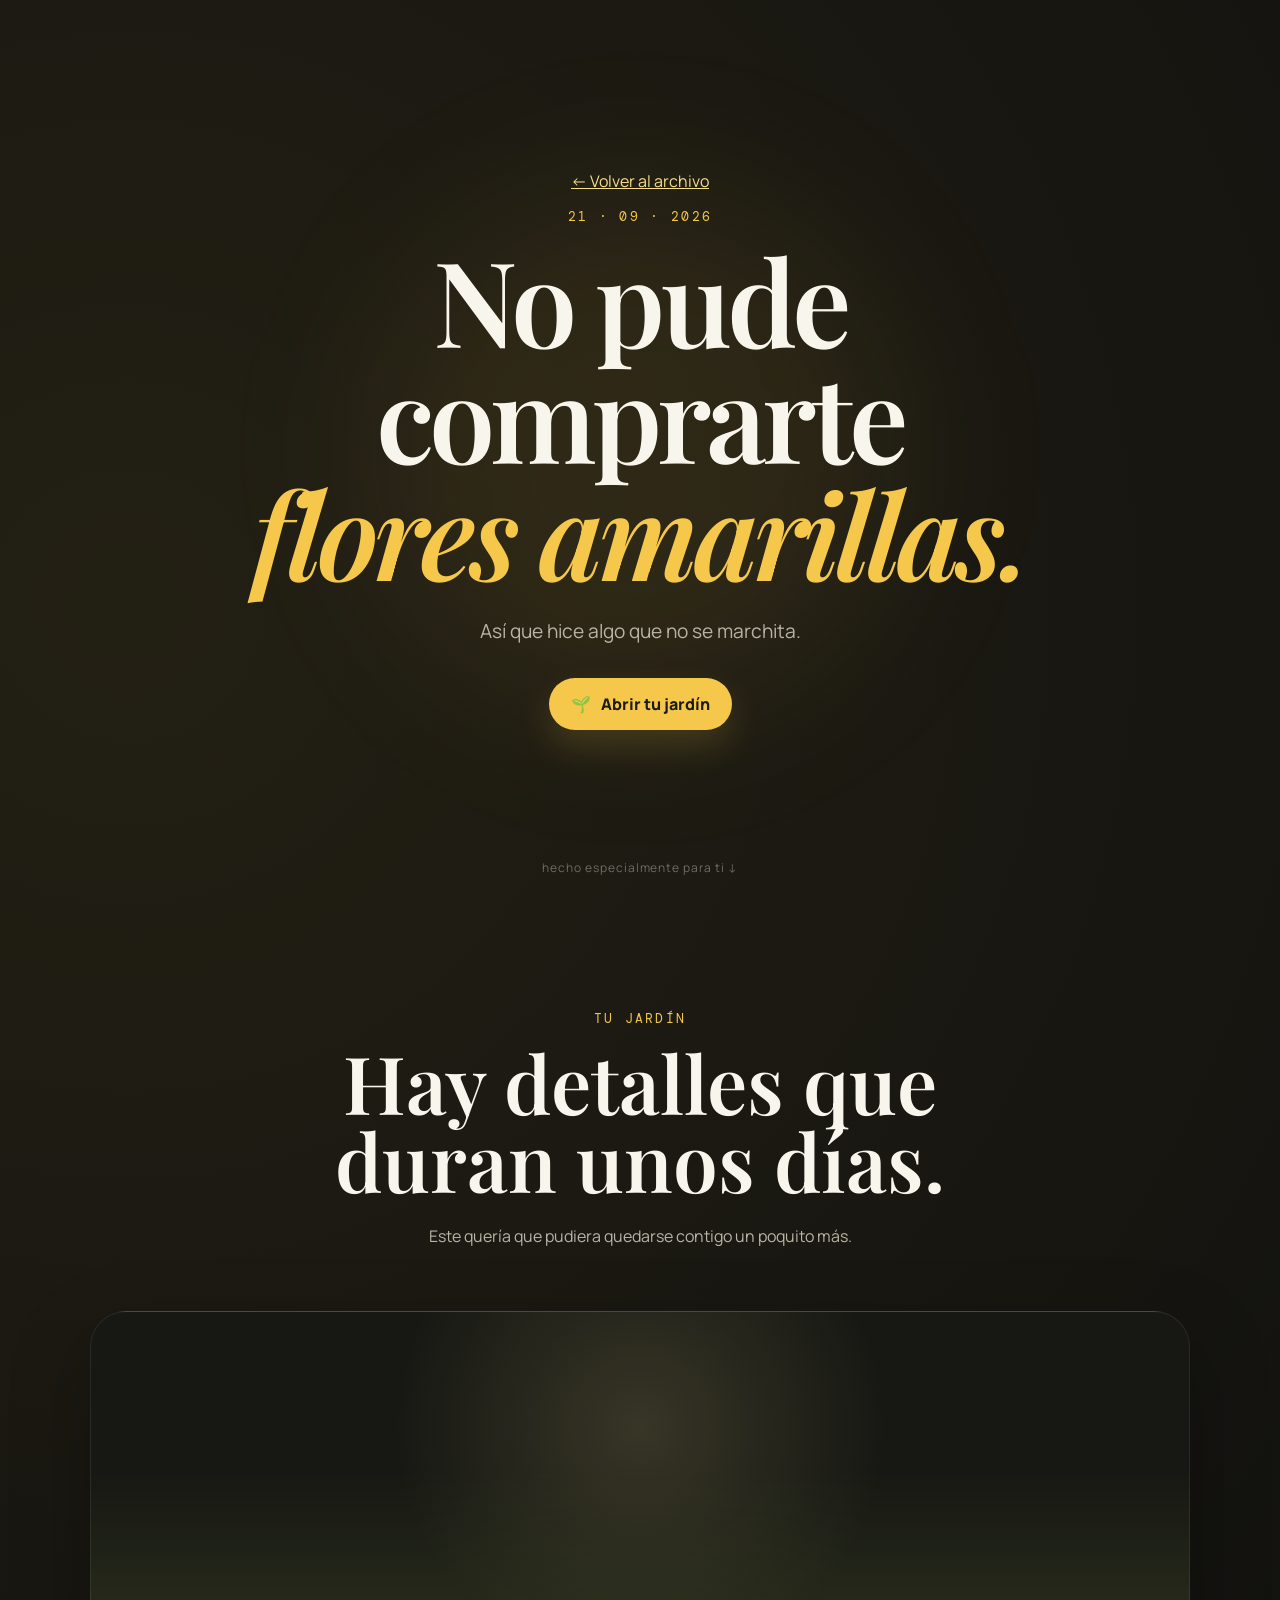
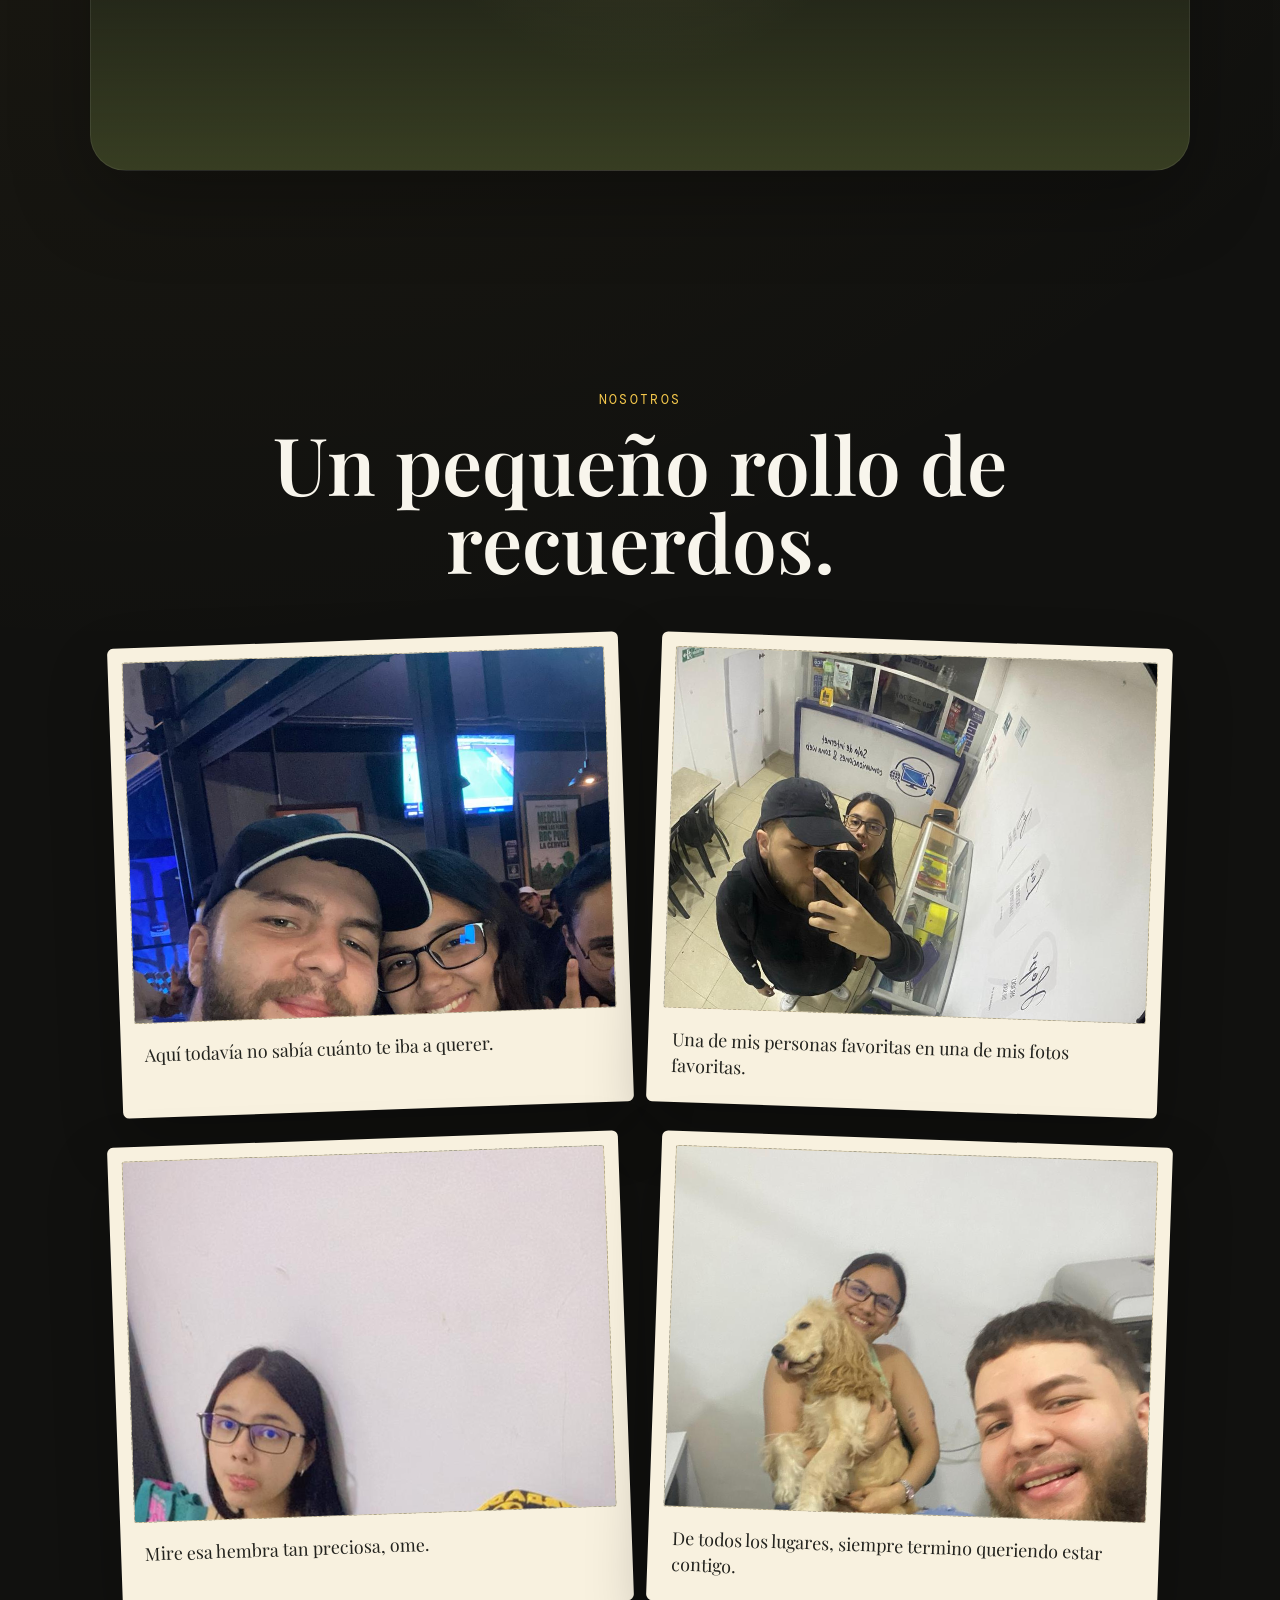
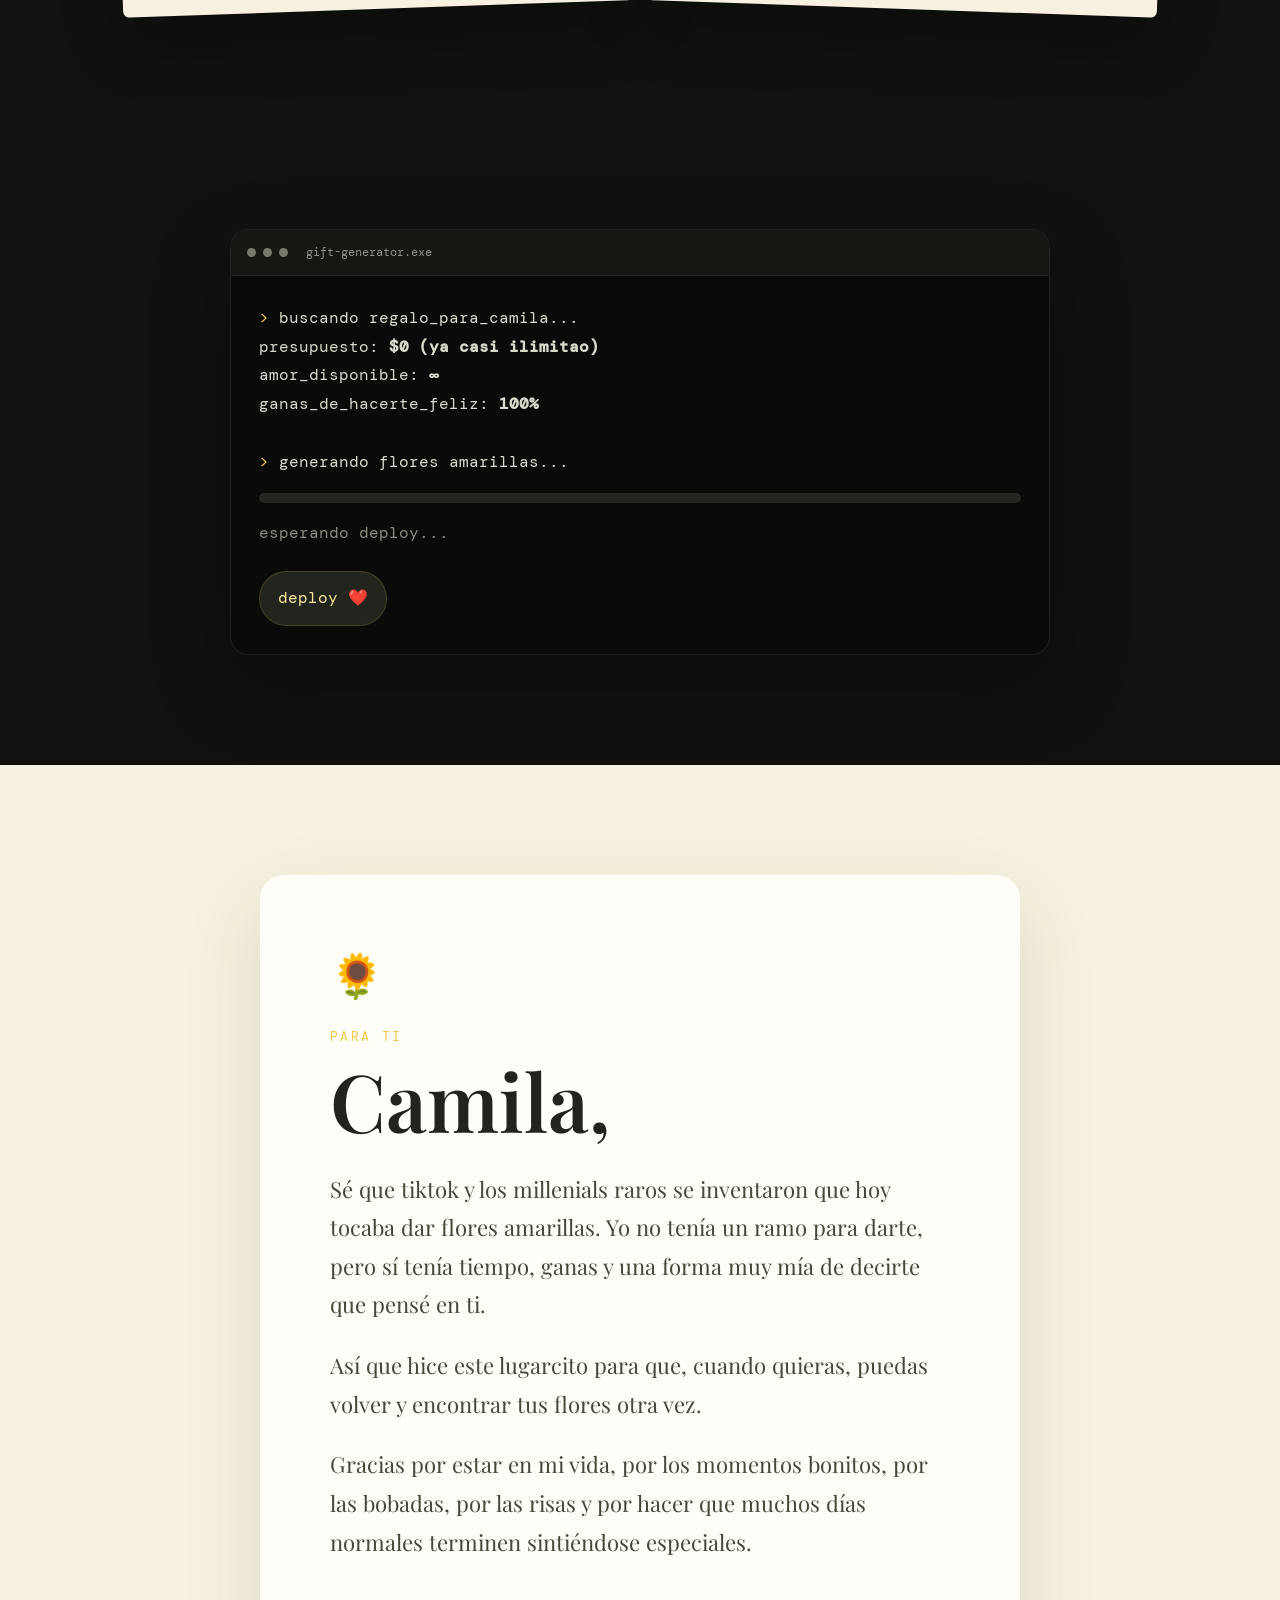
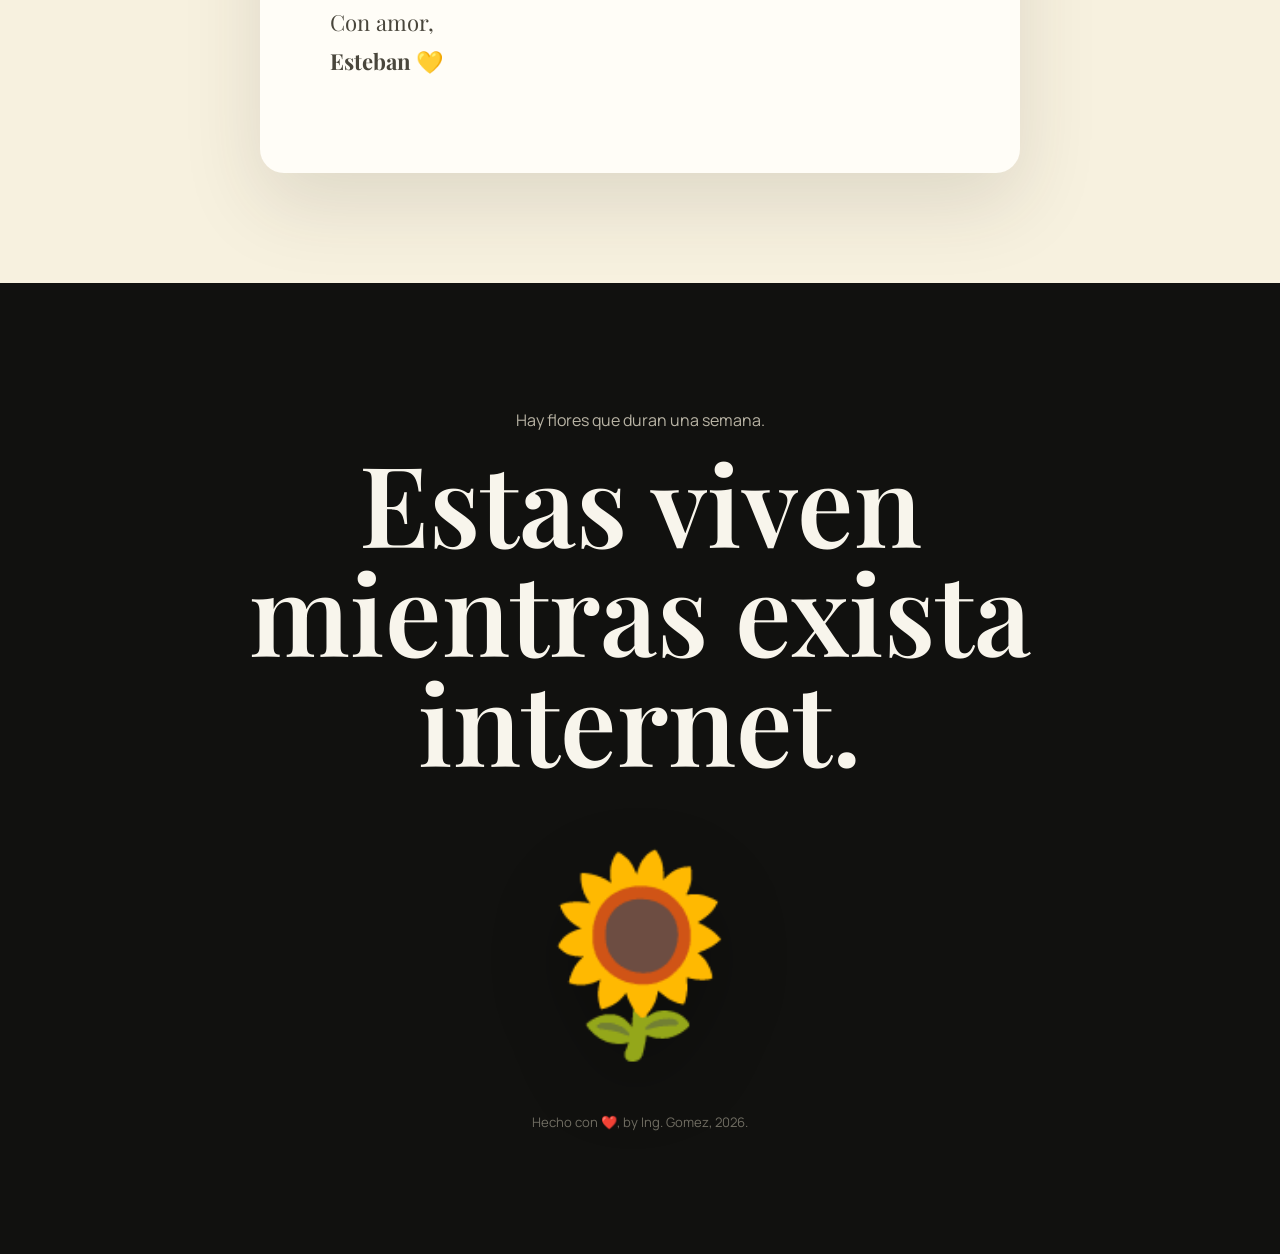
<file: camila/yellowFlowers/2026-09-21/index.html>
<!DOCTYPE html>
<html lang="es">
<head>
  <meta charset="UTF-8" />
  <meta name="viewport" content="width=device-width, initial-scale=1.0" />
  <meta name="theme-color" content="#121212" />
  <title>Para Mi Amor 🌻</title>
  <meta name="description" content="Un pequeño jardín que nunca se marchita." />
  <link rel="stylesheet" href="./styles.css" />
</head>
<body>
  <main>
    <section class="hero" id="hero">
      <div class="hero__glow"></div>

      <div class="hero__content">
        <a class="archive-link" href="../../">← Volver al archivo</a>
        <p class="eyebrow">21 · 09 · 2026</p>
        <h1>
          No pude comprarte<br />
          <span>flores amarillas.</span>
        </h1>

        <p class="hero__copy">
          Así que hice algo que no se marchita.
        </p>

        <button class="primary-button" id="openGardenButton">
          <span>🌱</span>
          Abrir tu jardín
        </button>
      </div>

      <div class="scroll-hint">hecho especialmente para ti ↓</div>
    </section>

    <section class="garden-section hidden-section" id="gardenSection">
      <div class="section-heading">
        <p class="eyebrow">TU JARDÍN</p>
        <h2>Hay detalles que duran unos días.</h2>
        <p>Este quería que pudiera quedarse contigo un poquito más.</p>
      </div>

      <div class="garden" id="garden"></div>
    </section>

    <section class="gallery-section hidden-section">
      <div class="section-heading">
        <p class="eyebrow">NOSOTROS</p>
        <h2>Un pequeño rollo de recuerdos.</h2>
      </div>

      <div class="photo-grid">
        <article class="polaroid tilt-left">
          <div class="photo-placeholder">
            <img src="./images/WhatsApp Image 2026-09-21 at 19.31.18 (7).jpeg" alt="Camila y Esteban">
          </div>
          <p>Aquí todavía no sabía cuánto te iba a querer.</p>
        </article>

        <article class="polaroid tilt-right">
          <div class="photo-placeholder">
            <img src="./images/WhatsApp Image 2026-09-21 at 19.31.18 (2).jpeg" alt="Camila y Esteban">
          </div>
          <p>Una de mis personas favoritas en una de mis fotos favoritas.</p>
        </article>

        <article class="polaroid tilt-left">
          <div class="photo-placeholder">

            <img src="./images/WhatsApp Image 2026-09-21 at 19.31.18.jpeg" alt="Camila y Esteban">
          </div>
          <p>Mire esa hembra tan preciosa, ome.</p>
        </article>

        <article class="polaroid tilt-right">
          <div class="photo-placeholder">
            <img src="./images/WhatsApp Image 2026-09-21 at 19.31.18 (4).jpeg" alt="Camila y Esteban">
          </div>
          <p>De todos los lugares, siempre termino queriendo estar contigo.</p>
        </article>
      </div>
    </section>

    <section class="terminal-section hidden-section">
      <div class="terminal-card">
        <div class="terminal-bar">
          <div class="terminal-dots">
            <span></span><span></span><span></span>
          </div>
          <p>gift-generator.exe</p>
        </div>

        <div class="terminal-body">
          <p><span class="prompt">&gt;</span> buscando regalo_para_camila...</p>
          <p>presupuesto: <strong>$0 (ya casi ilimitao)</strong></p>
          <p>amor_disponible: <strong>∞</strong></p>
          <p>ganas_de_hacerte_feliz: <strong>100%</strong></p>
          <br />
          <p><span class="prompt">&gt;</span> generando flores amarillas...</p>

          <div class="progress-track">
            <div class="progress-bar" id="progressBar"></div>
          </div>

          <p id="terminalResult" class="terminal-result">esperando deploy...</p>

          <button class="deploy-button" id="deployButton">deploy ❤️</button>
        </div>
      </div>
    </section>

    <section class="letter-section hidden-section">
      <div class="letter">
        <span class="letter__flower">🌻</span>
        <p class="eyebrow">PARA TI</p>
        <h2>Camila,</h2>

        <p>
          Sé que tiktok y los millenials raros se inventaron que hoy tocaba dar flores amarillas.
          Yo no tenía un ramo para darte, pero sí tenía tiempo, ganas
          y una forma muy mía de decirte que pensé en ti.
        </p>

        <p>
          Así que hice este lugarcito para que, cuando quieras,
          puedas volver y encontrar tus flores otra vez.
        </p>

        <p>
          Gracias por estar en mi vida, por los momentos bonitos,
          por las bobadas, por las risas y por hacer que muchos días
          normales terminen sintiéndose especiales.
        </p>

        <p class="letter__ending">
          Con amor,<br />
          <strong>Esteban 💛</strong>
        </p>
      </div>
    </section>

    <section class="final-section hidden-section" id="finalSection">
      <div class="final-card">
        <p>Hay flores que duran una semana.</p>
        <h2>Estas viven mientras exista internet.</h2>
        <div class="giant-flower">🌻</div>
        <p class="final-small">
          Hecho con ❤️, by Ing. Gomez, 2026. <br />
        </p>
      </div>
    </section>
  </main>

  <div class="petal-layer" id="petalLayer" aria-hidden="true"></div>

  <script src="./script.js"></script>
</body>
</html>
</file>
<file: camila/styles.css>
:root {
  color-scheme: light;
  font-family: system-ui, sans-serif;
  color: #3b2929;
  background: #f9f2e8;
  --accent: #803f52;
  --muted: #695457;
  --line: #e9d9cd;
}

* { box-sizing: border-box; }

body {
  margin: 0;
  background: radial-gradient(ellipse at top right, #f2dddc, transparent 42rem);
}

.archive {
  max-width: 53rem;
  margin: auto;
  padding: clamp(3rem, 9vw, 7rem) clamp(1rem, 5vw, 3rem) 2rem;
}

.intro { margin-bottom: clamp(2rem, 6vw, 4rem); }

.eyebrow,
.directory-header,
time,
.year h3 {
  font-family: ui-monospace, Consolas, monospace;
  letter-spacing: .09em;
}

.eyebrow, time { color: var(--accent); }
.eyebrow { font-size: .8rem; font-weight: 700; }

h1 {
  margin: .25em 0;
  font: 400 clamp(2.8rem, 9vw, 6rem)/.98 Georgia, serif;
  letter-spacing: -.055em;
}

h1 em { color: var(--accent); }

.subtitle { color: var(--muted); line-height: 1.55; }

.directory {
  overflow: hidden;
  border: 1px solid var(--line);
  border-radius: 1.25rem;
  background: #fffaf4;
  box-shadow: 0 1rem 3rem #663e2b0c;
}

.directory-header {
  display: flex;
  align-items: baseline;
  flex-wrap: wrap;
  gap: .4rem 1rem;
  justify-content: space-between;
  padding: 1rem clamp(1rem, 4vw, 2rem);
  background: #f3e5dd;
  color: var(--muted);
  font-size: .72rem;
}

.directory-header h2 { margin: 0; font-size: .9rem; color: #3b2929; }
.year { padding: 1rem clamp(1rem, 4vw, 2rem) 0; }
.year h3 { margin: 0; color: var(--muted); font-size: .85rem; }
.year ol { list-style: none; padding: 0; margin: .5rem 0 0; }

.entry {
  display: grid;
  grid-template-columns: auto minmax(0, 1fr);
  gap: clamp(.65rem, 3vw, 1rem);
  padding: 1.35rem 0;
  border-top: 1px solid var(--line);
}

.entry-icon {
  display: grid;
  place-items: center;
  width: clamp(2rem, 8vw, 3rem);
  aspect-ratio: 1;
  border-radius: .65rem;
  font-size: clamp(1.2rem, 4vw, 1.65rem);
}

.birthday { background: #f4e0e5; color: #803f52; }
.flowers { background: #f7e8bb; color: #76500e; }
time { font-size: .78rem; }
.entry h4 { font: 400 clamp(1.55rem, 5vw, 2rem)/1.1 Georgia, serif; margin: .25rem 0; }
.entry p { color: var(--muted); margin: .4rem 0 .85rem; line-height: 1.5; }
.actions { display: flex; flex-wrap: wrap; gap: .5rem; }

.button {
  display: inline-flex;
  align-items: center;
  gap: .4em;
  min-height: 2.75rem;
  padding: .45rem .8rem;
  border: 1px solid var(--accent);
  border-radius: .5rem;
  background: var(--accent);
  color: white;
  font-size: .85rem;
  font-weight: 650;
  text-decoration: none;
}

.button.secondary { background: transparent; color: var(--accent); }
.button:hover { text-decoration: underline; }
.button:focus-visible { outline: 2px solid var(--accent); outline-offset: 3px; }
footer { margin-top: 1.4rem; color: var(--muted); text-align: center; font: italic 1rem Georgia, serif; }
footer span { color: var(--accent); }
</file>
<file: camila/yellowFlowers/2026-09-21/styles.css>
@import url("https://fonts.googleapis.com/css2?family=DM+Mono:wght@300;400;500&family=Playfair+Display:ital,wght@0,600;1,600&family=Manrope:wght@400;500;600;700&display=swap");

.archive-link {
  display: inline-block;
  margin-bottom: 1rem;
  color: #f6df8c;
}

:root {
  --background: #11110f;
  --surface: #191915;
  --cream: #f7f1df;
  --yellow: #f5c84c;
  --yellow-soft: #ffe89c;
  --olive: #5d6340;
  --text: #f8f5ec;
  --muted: #b9b4a5;
  --dark-text: #23231e;
  --border: rgba(255, 255, 255, 0.08);
  --shadow: 0 30px 80px rgba(0, 0, 0, 0.28);
}

* {
  box-sizing: border-box;
}

html {
  scroll-behavior: smooth;
}

body {
  margin: 0;
  background:
    radial-gradient(circle at 10% 10%, rgba(245, 200, 76, 0.08), transparent 30%),
    var(--background);
  color: var(--text);
  font-family: "Manrope", sans-serif;
  overflow-x: hidden;
}

button,
input,
textarea {
  font: inherit;
}

button {
  cursor: pointer;
}

main {
  width: 100%;
}

section {
  position: relative;
}

.hero {
  min-height: 100svh;
  display: grid;
  place-items: center;
  padding: 32px 20px;
  overflow: hidden;
}

.hero__glow {
  position: absolute;
  width: 520px;
  height: 520px;
  border-radius: 50%;
  background: rgba(245, 200, 76, 0.08);
  filter: blur(80px);
  animation: pulseGlow 5s ease-in-out infinite;
}

.hero__content {
  position: relative;
  z-index: 2;
  width: min(850px, 100%);
  text-align: center;
}

.eyebrow {
  margin: 0 0 16px;
  font-family: "DM Mono", monospace;
  font-size: 0.8rem;
  letter-spacing: 0.18em;
  color: var(--yellow);
}

.hero h1,
.section-heading h2,
.letter h2,
.final-card h2 {
  margin: 0;
  font-family: "Playfair Display", serif;
  font-weight: 600;
  line-height: 0.98;
}

.hero h1 {
  font-size: clamp(3.1rem, 11vw, 7.4rem);
  letter-spacing: -0.04em;
}

.hero h1 span {
  color: var(--yellow);
  font-style: italic;
}

.hero__copy {
  max-width: 540px;
  margin: 28px auto 34px;
  color: var(--muted);
  font-size: clamp(1rem, 2.4vw, 1.2rem);
}

.primary-button,
.deploy-button {
  border: 0;
  border-radius: 999px;
  transition: transform 180ms ease, box-shadow 180ms ease;
}

.primary-button {
  display: inline-flex;
  align-items: center;
  gap: 10px;
  padding: 15px 22px;
  background: var(--yellow);
  color: #1d1c16;
  font-weight: 800;
  box-shadow: 0 16px 35px rgba(245, 200, 76, 0.16);
}

.primary-button:hover,
.deploy-button:hover {
  transform: translateY(-2px);
}

.scroll-hint {
  position: absolute;
  bottom: 24px;
  left: 50%;
  transform: translateX(-50%);
  width: max-content;
  font-size: 0.75rem;
  color: #6f6c61;
  letter-spacing: 0.08em;
}

.hidden-section {
  opacity: 0;
  transform: translateY(30px);
  transition: opacity 900ms ease, transform 900ms ease;
}

.hidden-section.visible {
  opacity: 1;
  transform: translateY(0);
}

.garden-section,
.gallery-section,
.terminal-section,
.letter-section,
.final-section {
  padding: 110px 20px;
}

.section-heading {
  width: min(760px, 100%);
  margin: 0 auto 60px;
  text-align: center;
}

.section-heading h2 {
  font-size: clamp(2.4rem, 7vw, 5rem);
}

.section-heading p:last-child {
  margin: 22px auto 0;
  max-width: 620px;
  color: var(--muted);
  line-height: 1.8;
}

.garden {
  position: relative;
  width: min(1100px, 100%);
  min-height: 460px;
  margin: 0 auto;
  border-radius: 36px;
  overflow: hidden;
  background:
    linear-gradient(to top, rgba(66, 74, 39, 0.75), transparent 65%),
    radial-gradient(circle at center 25%, rgba(255, 232, 156, 0.14), transparent 38%),
    #171813;
  border: 1px solid var(--border);
  box-shadow: var(--shadow);
}

.flower {
  position: absolute;
  bottom: -18px;
  display: flex;
  flex-direction: column;
  align-items: center;
  transform-origin: bottom center;
  animation: flowerRise 1.1s cubic-bezier(0.18, 0.89, 0.32, 1.28) both;
}

.flower__head {
  font-size: clamp(2rem, 5vw, 4rem);
  filter: drop-shadow(0 10px 12px rgba(0, 0, 0, 0.25));
  animation: sway 3.5s ease-in-out infinite;
}

.flower__stem {
  width: 4px;
  height: var(--stem-height);
  margin-top: -7px;
  border-radius: 999px;
  background: linear-gradient(#768347, #3f4927);
}

.photo-grid {
  width: min(1050px, 100%);
  margin: 0 auto;
  display: grid;
  grid-template-columns: repeat(2, minmax(0, 1fr));
  gap: 28px;
}

.polaroid {
  background: #f8f1df;
  color: var(--dark-text);
  padding: 14px 14px 24px;
  border-radius: 6px;
  box-shadow: 0 25px 60px rgba(0, 0, 0, 0.25);
  transition: transform 220ms ease;
}

.polaroid:hover {
  transform: rotate(0deg) translateY(-7px);
}

.tilt-left {
  transform: rotate(-2deg);
}

.tilt-right {
  transform: rotate(2deg);
}

.photo-placeholder {
  aspect-ratio: 4 / 3;
  display: grid;
  place-items: center;
  background:
    linear-gradient(135deg, rgba(245, 200, 76, 0.23), rgba(106, 112, 72, 0.16)),
    #ded8ca;
  border-radius: 3px;
  border: 1px dashed rgba(35, 35, 30, 0.25);
  overflow: hidden;
}

.photo-placeholder span {
  font-family: "DM Mono", monospace;
  color: rgba(35, 35, 30, 0.55);
}

.photo-placeholder img {
  width: 100%;
  height: 100%;
  object-fit: cover;
  display: block;
}

.polaroid p {
  margin: 18px 10px 0;
  font-family: "Playfair Display", serif;
  font-size: 1.12rem;
  line-height: 1.45;
}

.terminal-card {
  width: min(820px, 100%);
  margin: 0 auto;
  border: 1px solid rgba(255, 255, 255, 0.09);
  border-radius: 18px;
  overflow: hidden;
  background: #0a0b09;
  box-shadow: var(--shadow);
}

.terminal-bar {
  min-height: 46px;
  display: flex;
  align-items: center;
  gap: 18px;
  padding: 0 16px;
  background: #161713;
  border-bottom: 1px solid rgba(255, 255, 255, 0.07);
}

.terminal-bar p {
  margin: 0;
  font-family: "DM Mono", monospace;
  font-size: 0.75rem;
  color: #8f9187;
}

.terminal-dots {
  display: flex;
  gap: 7px;
}

.terminal-dots span {
  width: 9px;
  height: 9px;
  border-radius: 50%;
  background: #767a69;
}

.terminal-body {
  padding: 28px;
  font-family: "DM Mono", monospace;
  font-size: clamp(0.78rem, 2.4vw, 1rem);
  line-height: 1.8;
  color: #d8dbcb;
}

.terminal-body p {
  margin: 0;
}

.prompt {
  color: var(--yellow);
}

.progress-track {
  width: 100%;
  height: 10px;
  margin: 16px 0;
  border-radius: 999px;
  background: #23251f;
  overflow: hidden;
}

.progress-bar {
  width: 0;
  height: 100%;
  border-radius: inherit;
  background: linear-gradient(90deg, #9da84d, var(--yellow));
  transition: width 1.6s cubic-bezier(0.22, 1, 0.36, 1);
}

.terminal-result {
  color: #888c7d;
}

.deploy-button {
  margin-top: 24px;
  padding: 12px 18px;
  background: #22251d;
  color: var(--yellow-soft);
  border: 1px solid rgba(245, 200, 76, 0.18);
  font-family: "DM Mono", monospace;
}

.letter-section {
  background: var(--cream);
  color: var(--dark-text);
}

.letter {
  width: min(760px, 100%);
  margin: 0 auto;
  padding: clamp(34px, 7vw, 70px);
  border-radius: 24px;
  background: #fffdf7;
  box-shadow: 0 30px 80px rgba(53, 50, 40, 0.13);
}

.letter__flower {
  display: inline-block;
  font-size: 2.7rem;
  margin-bottom: 24px;
}

.letter h2 {
  margin-bottom: 30px;
  font-size: clamp(3rem, 8vw, 5rem);
}

.letter p:not(.eyebrow) {
  font-family: "Playfair Display", serif;
  font-size: clamp(1.15rem, 3vw, 1.38rem);
  line-height: 1.75;
  color: #49463c;
}

.letter__ending {
  margin-top: 42px;
}

.final-section {
  min-height: 85svh;
  display: grid;
  place-items: center;
}

.final-card {
  width: min(900px, 100%);
  text-align: center;
}

.final-card > p:first-child {
  color: var(--muted);
}

.final-card h2 {
  margin: 14px auto 0;
  max-width: 800px;
  font-size: clamp(3rem, 9vw, 7rem);
}

.giant-flower {
  margin-top: 40px;
  font-size: clamp(6rem, 20vw, 12rem);
  animation: sway 4s ease-in-out infinite;
  filter: drop-shadow(0 24px 35px rgba(0, 0, 0, 0.28));
}

.final-small {
  margin-top: 34px;
  color: #716e63;
  font-size: 0.82rem;
}

.petal-layer {
  position: fixed;
  inset: 0;
  pointer-events: none;
  overflow: hidden;
  z-index: 999;
}

.petal {
  position: absolute;
  top: -40px;
  font-size: 1.5rem;
  animation: petalFall linear forwards;
}

@keyframes pulseGlow {
  0%, 100% {
    transform: scale(0.95);
    opacity: 0.75;
  }
  50% {
    transform: scale(1.08);
    opacity: 1;
  }
}

@keyframes flowerRise {
  from {
    transform: translateY(90px) scale(0.4);
    opacity: 0;
  }
  to {
    transform: translateY(0) scale(1);
    opacity: 1;
  }
}

@keyframes sway {
  0%, 100% {
    transform: rotate(-2deg);
  }
  50% {
    transform: rotate(3deg);
  }
}

@keyframes petalFall {
  0% {
    transform: translate3d(0, -10vh, 0) rotate(0deg);
    opacity: 0;
  }
  10% {
    opacity: 1;
  }
  100% {
    transform: translate3d(var(--drift), 110vh, 0) rotate(520deg);
    opacity: 0;
  }
}

@media (max-width: 720px) {
  .garden-section,
  .gallery-section,
  .terminal-section,
  .letter-section,
  .final-section {
    padding: 82px 16px;
  }

  .photo-grid {
    grid-template-columns: 1fr;
  }

  .garden {
    min-height: 390px;
    border-radius: 24px;
  }

  .letter {
    border-radius: 18px;
  }
}
</file>
